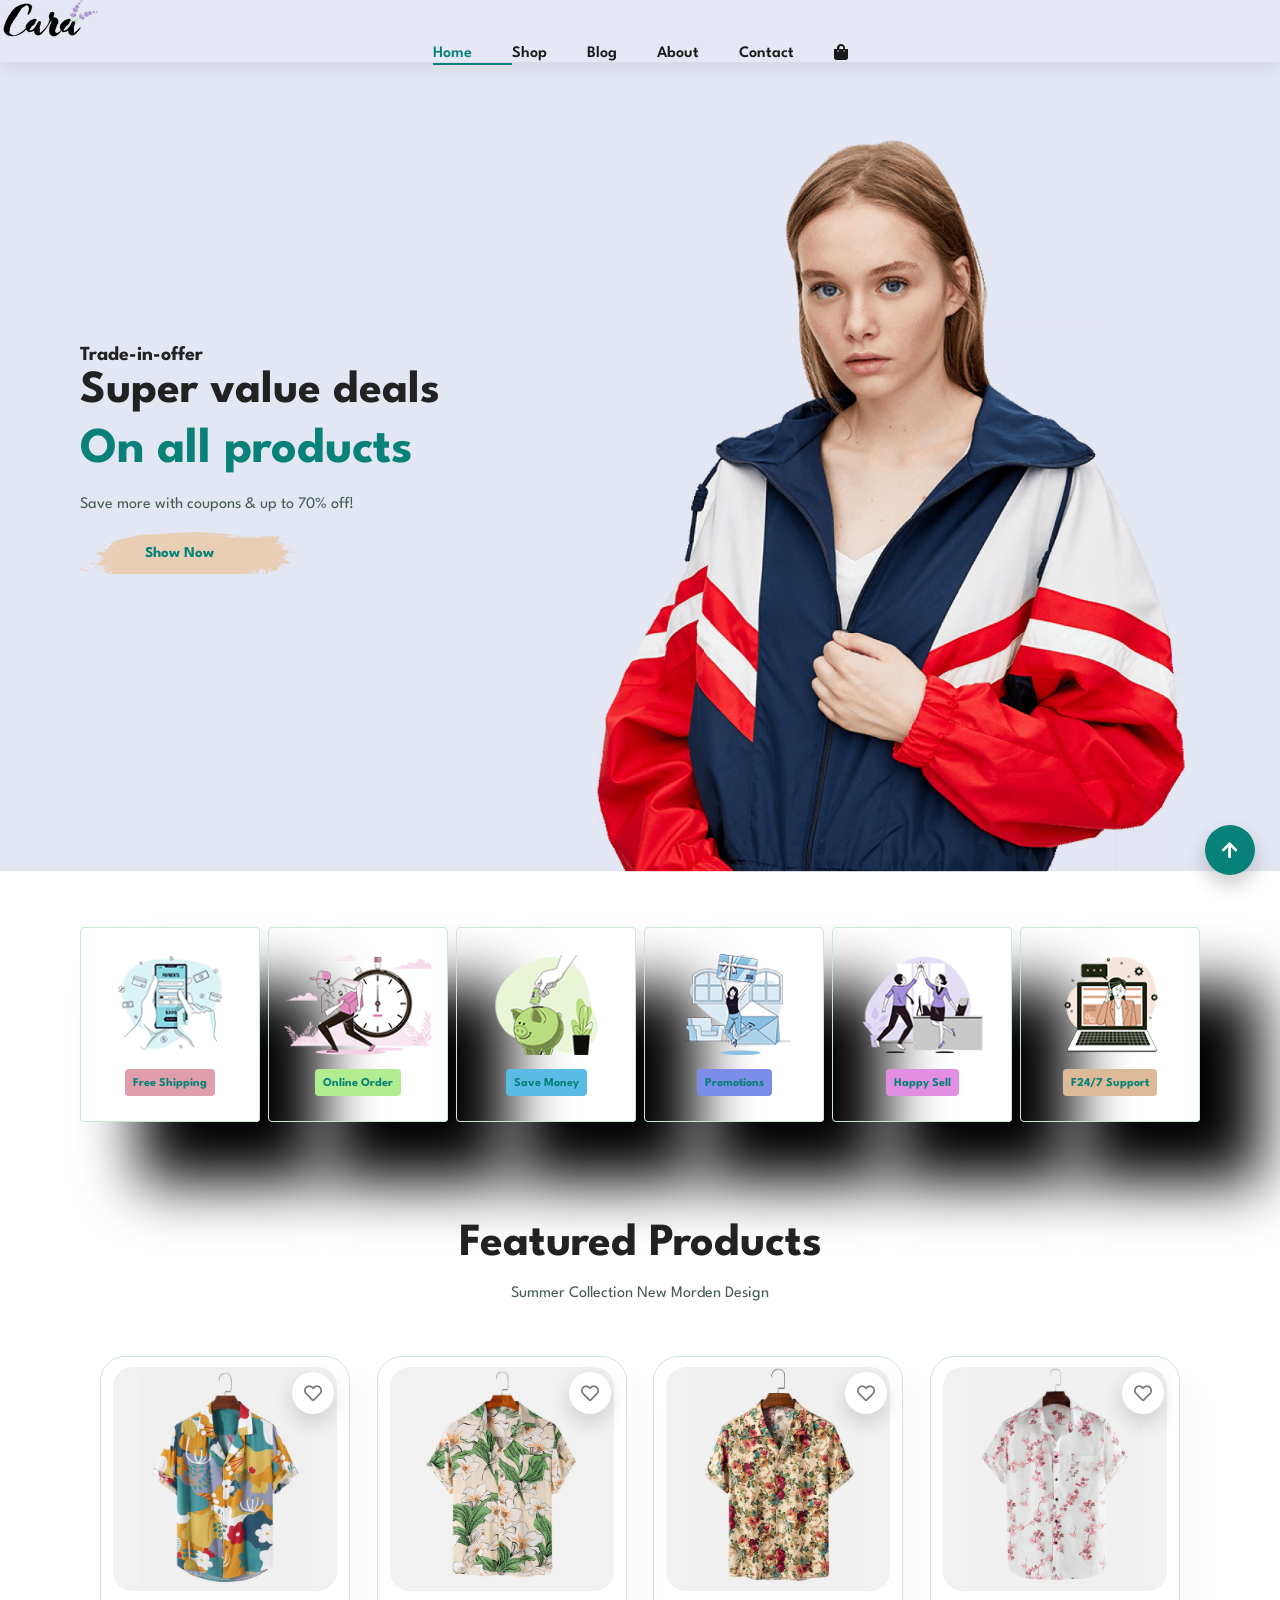
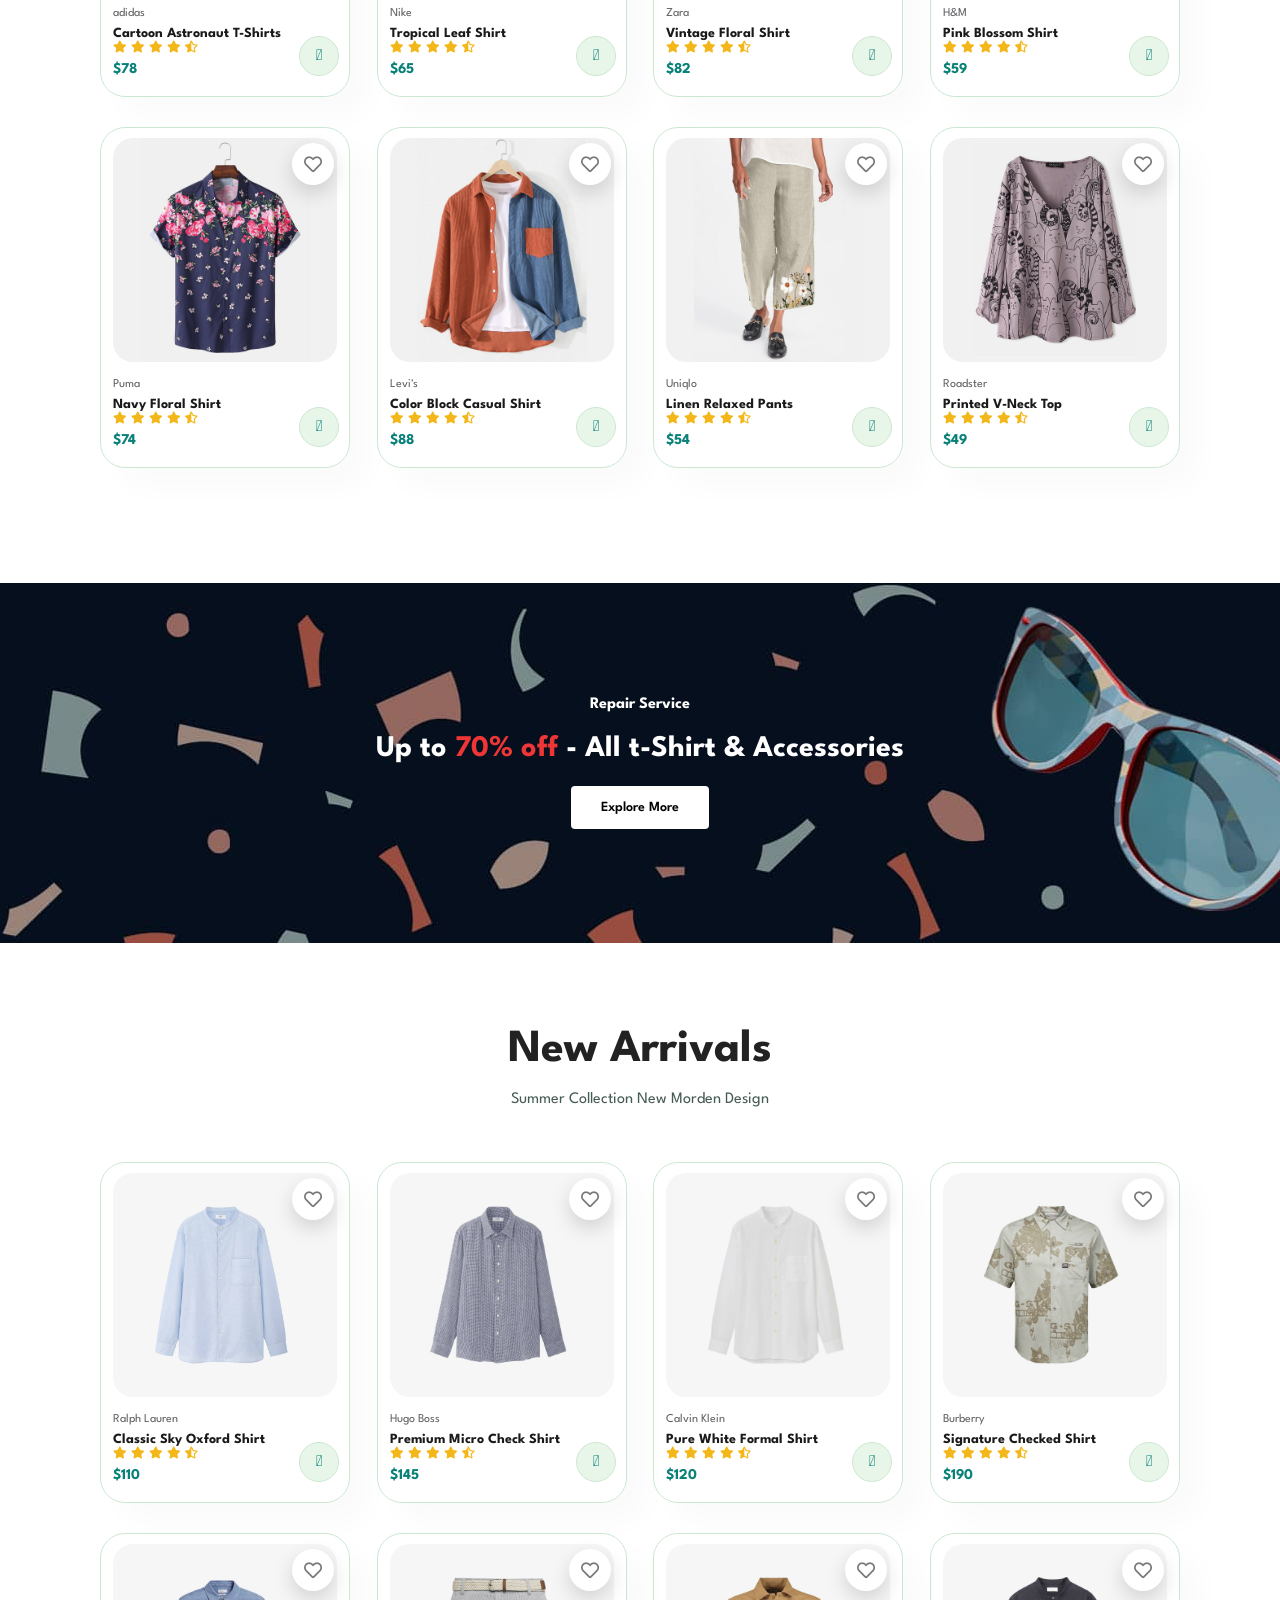
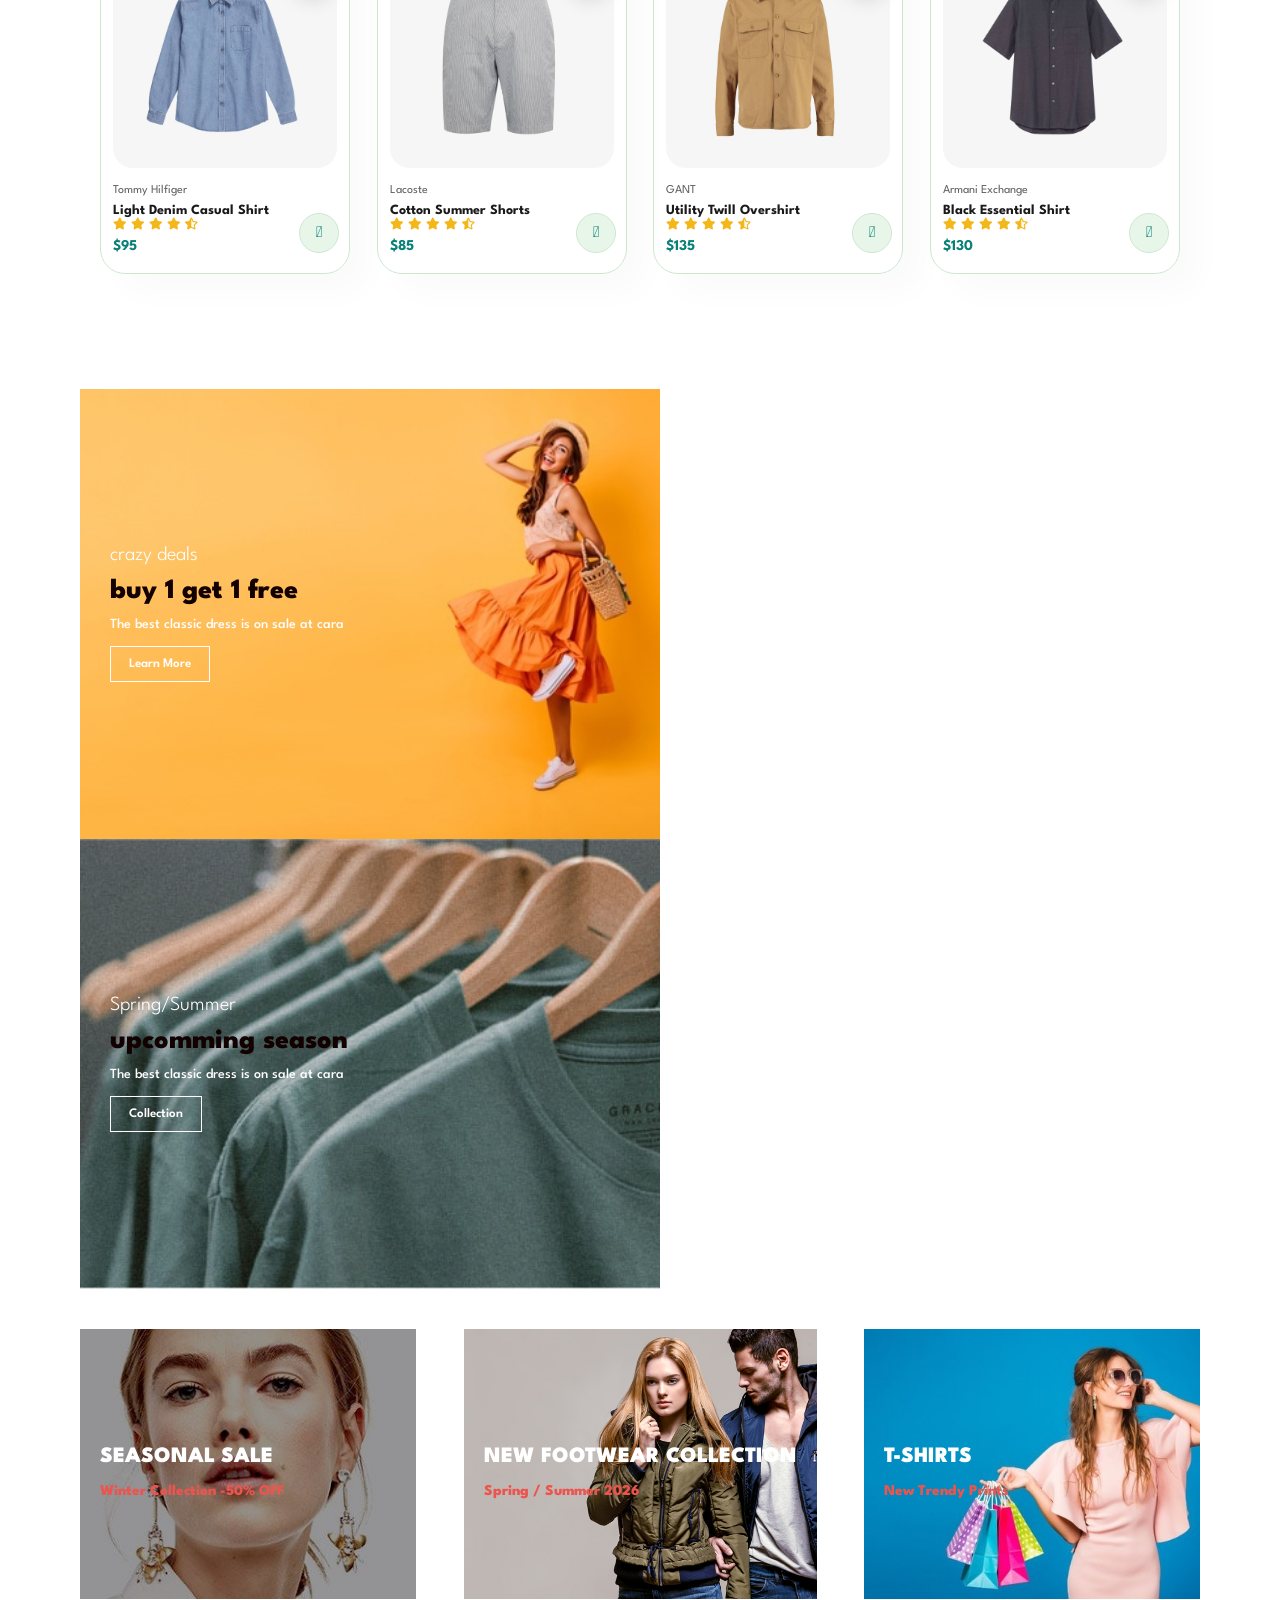
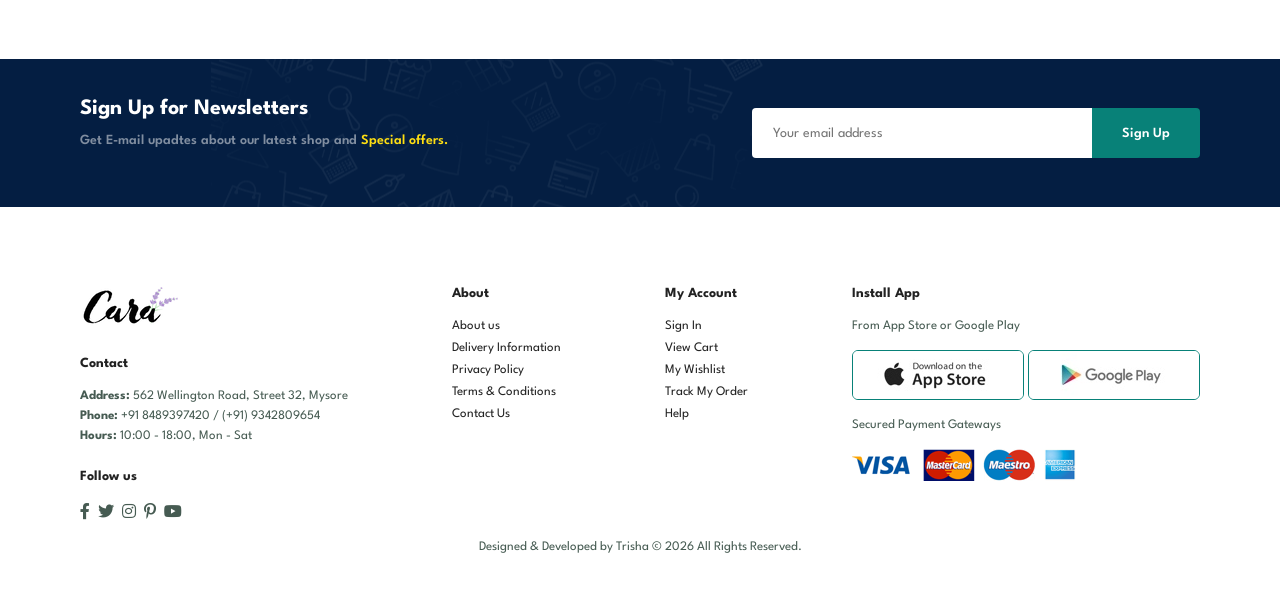
<file: index.html>
<!doctype html>
<html lang="en">
  <link rel="preconnect" href="https://fonts.googleapis.com" />
  <link rel="preconnect" href="https://fonts.gstatic.com" crossorigin />

  <link
    href="https://fonts.googleapis.com/css2?family=Poppins:wght@300;400;500;600;700&display=swap"
    rel="stylesheet"
    
  />
  <head>
    <meta charset="UTF-8" />
    <meta http-equiv="X-UA-Compatible" content="IE=edge" />
    <meta name="viewport" content="width=device-width, initial-scale=1.0" />
    <title>Responsive E-commerce Project</title>
    <link
      rel="stylesheet"
      href="https://pro.fontawesome.com/releases/v5.10.0/css/all.css"
    />

    <link rel="stylesheet" href="style.css" />
  </head>

  <body>
    <section id="header">
      <a href="#"><img src="img/logo.png" class="logo" alt="" /> </a>

      <div>
        <ul id="navbar">
          <li><a class="active" href="index.html">Home</a></li>
          <li><a href="shop.html"> Shop</a></li>
          <li><a href="blog.html"> Blog</a></li>
          <li><a href="about.html"> About</a></li>
          <li><a href="contact.html"> Contact</a></li>
          <li id="lg-bag">
            <a href="cart.html"> <i class="fas fa-shopping-bag"></i></a>
          </li>
          <a href="#" id="close"><i class="far fa-times"></i></a>
        </ul>
      </div>
      <div id="mobile">
        <a href="cart.html"> <i class="fas fa-shopping-bag"></i></a>
        <i id="bar" class="fas fa-outdent"></i>
      </div>
    </section>

    <section id="hero">
      <h4>Trade-in-offer</h4>
      <h2>Super value deals</h2>
      <h1>On all products</h1>
      <p>Save more with coupons & up to 70% off!</p>
      <button>Show Now</button>
    </section>

    <section id="feature" class="section-p1">
      <div class="fe-box">
        <img src="img/features/f1.png" alt="" />
        <h6>Free Shipping</h6>
      </div>
      <div class="fe-box">
        <img src="img/features/f2.png" alt="" />
        <h6>Online Order</h6>
      </div>
      <div class="fe-box">
        <img src="img/features/f3.png" alt="" />
        <h6>Save Money</h6>
      </div>
      <div class="fe-box">
        <img src="img/features/f4.png" alt="" />
        <h6>Promotions</h6>
      </div>
      <div class="fe-box">
        <img src="img/features/f5.png" alt="" />
        <h6>Happy Sell</h6>
      </div>
      <div class="fe-box">
        <img src="img/features/f6.png" alt="" />
        <h6>F24/7 Support</h6>
      </div>
    </section>

    <section id="product1" class="section-p1">
      <h2>Featured Products</h2>
      <p>Summer Collection New Morden Design</p>

      <div class="pro-container">
        <div class="pro">
          <span class="wishlist"><i class="far fa-heart"></i></span>
          <img src="img/products/f1.jpg" alt="" />
          <div class="des">
            <span>adidas</span>
            <h5>Cartoon Astronaut T-Shirts</h5>
            <div class="star">
              <i class="fas fa-star"></i>
              <i class="fas fa-star"></i>
              <i class="fas fa-star"></i>
              <i class="fas fa-star"></i>
              <i class="fas fa-star-half-alt"></i>
            </div>
            <h4>$78</h4>
          </div>
          <a href="#"><i class="fal fa-shopping-cart cart"></i></a>
        </div>

        <div class="pro">
          <span class="wishlist"><i class="far fa-heart"></i></span>
          <img src="img/products/f2.jpg" alt="" />
          <div class="des">
            <span>Nike</span>
            <h5>Tropical Leaf Shirt</h5>
            <div class="star">
              <i class="fas fa-star"></i>
              <i class="fas fa-star"></i>
              <i class="fas fa-star"></i>
              <i class="fas fa-star"></i>
              <i class="fas fa-star-half-alt"></i>
            </div>
            <h4>$65</h4>
          </div>
          <a href="#"><i class="fal fa-shopping-cart cart"></i></a>
        </div>

        <div class="pro">
          <span class="wishlist"><i class="far fa-heart"></i></span>
          <img src="img/products/f3.jpg" alt="" />
          <div class="des">
            <span>Zara</span>
            <h5>Vintage Floral Shirt</h5>
            <div class="star">
              <i class="fas fa-star"></i>
              <i class="fas fa-star"></i>
              <i class="fas fa-star"></i>
              <i class="fas fa-star"></i>
              <i class="fas fa-star-half-alt"></i>
            </div>
            <h4>$82</h4>
          </div>
          <a href="#"><i class="fal fa-shopping-cart cart"></i></a>
        </div>

        <div class="pro">
          <span class="wishlist"><i class="far fa-heart"></i></span>
          <img src="img/products/f4.jpg" alt="" />
          <div class="des">
            <span>H&amp;M</span>
            <h5>Pink Blossom Shirt</h5>
            <div class="star">
              <i class="fas fa-star"></i>
              <i class="fas fa-star"></i>
              <i class="fas fa-star"></i>
              <i class="fas fa-star"></i>
              <i class="fas fa-star-half-alt"></i>
            </div>
            <h4>$59</h4>
          </div>
          <a href="#"><i class="fal fa-shopping-cart cart"></i></a>
        </div>

        <div class="pro">
          <span class="wishlist"><i class="far fa-heart"></i></span>
          <img src="img/products/f5.jpg" alt="" />
          <div class="des">
            <span>Puma</span>
            <h5>Navy Floral Shirt</h5>
            <div class="star">
              <i class="fas fa-star"></i>
              <i class="fas fa-star"></i>
              <i class="fas fa-star"></i>
              <i class="fas fa-star"></i>
              <i class="fas fa-star-half-alt"></i>
            </div>
            <h4>$74</h4>
          </div>
          <a href="#"><i class="fal fa-shopping-cart cart"></i></a>
        </div>

        <div class="pro">
          <span class="wishlist"><i class="far fa-heart"></i></span>
          <img src="img/products/f6.jpg" alt="" />
          <div class="des">
            <span>Levi's</span>
            <h5>Color Block Casual Shirt</h5>
            <div class="star">
              <i class="fas fa-star"></i>
              <i class="fas fa-star"></i>
              <i class="fas fa-star"></i>
              <i class="fas fa-star"></i>
              <i class="fas fa-star-half-alt"></i>
            </div>
            <h4>$88</h4>
          </div>
          <a href="#"><i class="fal fa-shopping-cart cart"></i></a>
        </div>

        <div class="pro">
          <span class="wishlist"><i class="far fa-heart"></i></span>
          <img src="img/products/f7.jpg" alt="" />
          <div class="des">
            <span>Uniqlo</span>
            <h5>Linen Relaxed Pants</h5>
            <div class="star">
              <i class="fas fa-star"></i>
              <i class="fas fa-star"></i>
              <i class="fas fa-star"></i>
              <i class="fas fa-star"></i>
              <i class="fas fa-star-half-alt"></i>
            </div>
            <h4>$54</h4>
          </div>
          <a href="#"><i class="fal fa-shopping-cart cart"></i></a>
        </div>

        <div class="pro">
          <span class="wishlist"><i class="far fa-heart"></i></span>
          <img src="img/products/f8.jpg" alt="" />
          <div class="des">
            <span>Roadster</span>
            <h5>Printed V-Neck Top</h5>
            <div class="star">
              <i class="fas fa-star"></i>
              <i class="fas fa-star"></i>
              <i class="fas fa-star"></i>
              <i class="fas fa-star"></i>
              <i class="fas fa-star-half-alt"></i>
            </div>
            <h4>$49</h4>
          </div>
          <a href="#"><i class="fal fa-shopping-cart cart"></i></a>
        </div>
      </div>
    </section>

    <section id="banner" class="section-m1">
      <h4>Repair Service</h4>
      <h2>Up to <span>70% off</span> - All t-Shirt & Accessories</h2>
      <button class="normal">Explore More</button>
    </section>

    <section id="product1" class="section-p1">
      <h2>New Arrivals</h2>
      <p>Summer Collection New Morden Design</p>

      <div class="pro-container">
        <div class="pro">
          <span class="wishlist"><i class="far fa-heart"></i></span>
          <img src="img/products/n1.jpg" alt="" />
          <div class="des">
            <span>Ralph Lauren</span>
            <h5>Classic Sky Oxford Shirt</h5>
            <div class="star">
              <i class="fas fa-star"></i>
              <i class="fas fa-star"></i>
              <i class="fas fa-star"></i>
              <i class="fas fa-star"></i>
              <i class="fas fa-star-half-alt"></i>
            </div>
            <h4>$110</h4>
          </div>
          <a href="#"><i class="fal fa-shopping-cart cart"></i></a>
        </div>

        <div class="pro">
          <span class="wishlist"><i class="far fa-heart"></i></span>
          <img src="img/products/n2.jpg" alt="" />
          <div class="des">
            <span>Hugo Boss</span>
            <h5>Premium Micro Check Shirt</h5>
            <div class="star">
              <i class="fas fa-star"></i>
              <i class="fas fa-star"></i>
              <i class="fas fa-star"></i>
              <i class="fas fa-star"></i>
              <i class="fas fa-star-half-alt"></i>
            </div>
            <h4>$145</h4>
          </div>
          <a href="#"><i class="fal fa-shopping-cart cart"></i></a>
        </div>

        <div class="pro">
          <span class="wishlist"><i class="far fa-heart"></i></span>
          <img src="img/products/n3.jpg" alt="" />
          <div class="des">
            <span>Calvin Klein</span>
            <h5>Pure White Formal Shirt</h5>
            <div class="star">
              <i class="fas fa-star"></i>
              <i class="fas fa-star"></i>
              <i class="fas fa-star"></i>
              <i class="fas fa-star"></i>
              <i class="fas fa-star-half-alt"></i>
            </div>
            <h4>$120</h4>
          </div>
          <a href="#"><i class="fal fa-shopping-cart cart"></i></a>
        </div>

        <div class="pro">
          <span class="wishlist"><i class="far fa-heart"></i></span>
          <img src="img/products/n4.jpg" alt="" />
          <div class="des">
            <span>Burberry</span>
            <h5>Signature Checked Shirt</h5>
            <div class="star">
              <i class="fas fa-star"></i>
              <i class="fas fa-star"></i>
              <i class="fas fa-star"></i>
              <i class="fas fa-star"></i>
              <i class="fas fa-star-half-alt"></i>
            </div>
            <h4>$190</h4>
          </div>
          <a href="#"><i class="fal fa-shopping-cart cart"></i></a>
        </div>

        <div class="pro">
          <span class="wishlist"><i class="far fa-heart"></i></span>
          <img src="img/products/n5.jpg" alt="" />
          <div class="des">
            <span>Tommy Hilfiger</span>
            <h5>Light Denim Casual Shirt</h5>
            <div class="star">
              <i class="fas fa-star"></i>
              <i class="fas fa-star"></i>
              <i class="fas fa-star"></i>
              <i class="fas fa-star"></i>
              <i class="fas fa-star-half-alt"></i>
            </div>
            <h4>$95</h4>
          </div>
          <a href="#"><i class="fal fa-shopping-cart cart"></i></a>
        </div>

        <div class="pro">
          <span class="wishlist"><i class="far fa-heart"></i></span>
          <img src="img/products/n6.jpg" alt="" />
          <div class="des">
            <span>Lacoste</span>
            <h5>Cotton Summer Shorts</h5>
            <div class="star">
              <i class="fas fa-star"></i>
              <i class="fas fa-star"></i>
              <i class="fas fa-star"></i>
              <i class="fas fa-star"></i>
              <i class="fas fa-star-half-alt"></i>
            </div>
            <h4>$85</h4>
          </div>
          <a href="#"><i class="fal fa-shopping-cart cart"></i></a>
        </div>

        <div class="pro">
          <span class="wishlist"><i class="far fa-heart"></i></span>
          <img src="img/products/n7.jpg" alt="" />
          <div class="des">
            <span>GANT</span>
            <h5>Utility Twill Overshirt</h5>
            <div class="star">
              <i class="fas fa-star"></i>
              <i class="fas fa-star"></i>
              <i class="fas fa-star"></i>
              <i class="fas fa-star"></i>
              <i class="fas fa-star-half-alt"></i>
            </div>
            <h4>$135</h4>
          </div>
          <a href="#"><i class="fal fa-shopping-cart cart"></i></a>
        </div>

        <div class="pro">
          <span class="wishlist"><i class="far fa-heart"></i></span>
          <img src="img/products/n8.jpg" alt="" />
          <div class="des">
            <span>Armani Exchange</span>
            <h5>Black Essential Shirt</h5>
            <div class="star">
              <i class="fas fa-star"></i>
              <i class="fas fa-star"></i>
              <i class="fas fa-star"></i>
              <i class="fas fa-star"></i>
              <i class="fas fa-star-half-alt"></i>
            </div>
            <h4>$130</h4>
          </div>
          <a href="#"><i class="fal fa-shopping-cart cart"></i></a>
        </div>
      </div>
    </section>

    <section id="sm-banner" class="section-p1">
      <div class="banner-box">
        <h4>crazy deals</h4>
        <h2>buy 1 get 1 free</h2>
        <span> The best classic dress is on sale at cara</span>
        <button class="white">Learn More</button>
      </div>
      <div class="banner-box banner-box2">
        <h4>Spring/Summer</h4>
        <h2>upcomming season</h2>
        <span> The best classic dress is on sale at cara</span>
        <button class="white">Collection</button>
      </div>
    </section>

    <section id="banner3">
      <div class="banner-box">
        <h2>SEASONAL SALE</h2>
        <h3>Winter Collection -50% OFF</h3>
      </div>
      <div class="banner-box banner-box2">
        <h2>NEW FOOTWEAR COLLECTION</h2>
        <h3>Spring / Summer 2026</h3>
      </div>
      <div class="banner-box banner-box3">
        <h2>T-SHIRTS</h2>
        <h3>New Trendy Prints</h3>
      </div>
    </section>

    <section id="newsletter" class="section-p1 section-m1">
      <div class="newstext">
        <h4>Sign Up for Newsletters</h4>
        <p>
          Get E-mail upadtes about our latest shop and
          <span>Special offers.</span>
        </p>
      </div>
      <div class="form">
        <input type="text" placeholder="Your email address" />
        <button class="normal">Sign Up</button>
      </div>
    </section>

    <footer class="section-p1">
      <div class="col">
        <img class="logo" src="img/logo.png" alt="" />

        <h4>Contact</h4>

        <p><strong>Address:</strong> 562 Wellington Road, Street 32, Mysore</p>
        <p><strong>Phone:</strong> +91 8489397420 / (+91) 9342809654</p>
        <p><strong>Hours:</strong> 10:00 - 18:00, Mon - Sat</p>

        <div class="follow">
          <h4>Follow us</h4>
          <div class="icon">
            <i class="fab fa-facebook-f"></i>
            <i class="fab fa-twitter"></i>
            <i class="fab fa-instagram"></i>
            <i class="fab fa-pinterest-p"></i>
            <i class="fab fa-youtube"></i>
          </div>
        </div>
      </div>

      <div class="col">
        <h4>About</h4>
        <a href="#">About us</a>
        <a href="#">Delivery Information</a>
        <a href="#">Privacy Policy</a>
        <a href="#">Terms & Conditions</a>
        <a href="#">Contact Us</a>
      </div>

      <div class="col">
        <h4>My Account</h4>
        <a href="#">Sign In</a>
        <a href="#">View Cart</a>
        <a href="#">My Wishlist</a>
        <a href="#">Track My Order</a>
        <a href="#">Help</a>
      </div>

      <div class="col install">
        <h4>Install App</h4>
        <p>From App Store or Google Play</p>

        <div class="row">
          <img src="img/pay/app.jpg" alt="" />
          <img src="img/pay/play.jpg" alt="" />
        </div>

        <p>Secured Payment Gateways</p>
        <img src="img/pay/pay.png" alt="" />
      </div>

      <div class="copyright">
        <p>Designed & Developed by Trisha © 2026 All Rights Reserved.</p>
      </div>
    </footer>

    <!-- Toast Notification -->

    <div id="toast">
      <i class="fas fa-check-circle"></i>

      Product Added to Cart
    </div>
    <script src="script.js"></script>

    <a href="#" id="topBtn">
      <i class="fas fa-arrow-up"></i>
    </a>
  </body>
</html>
</file>
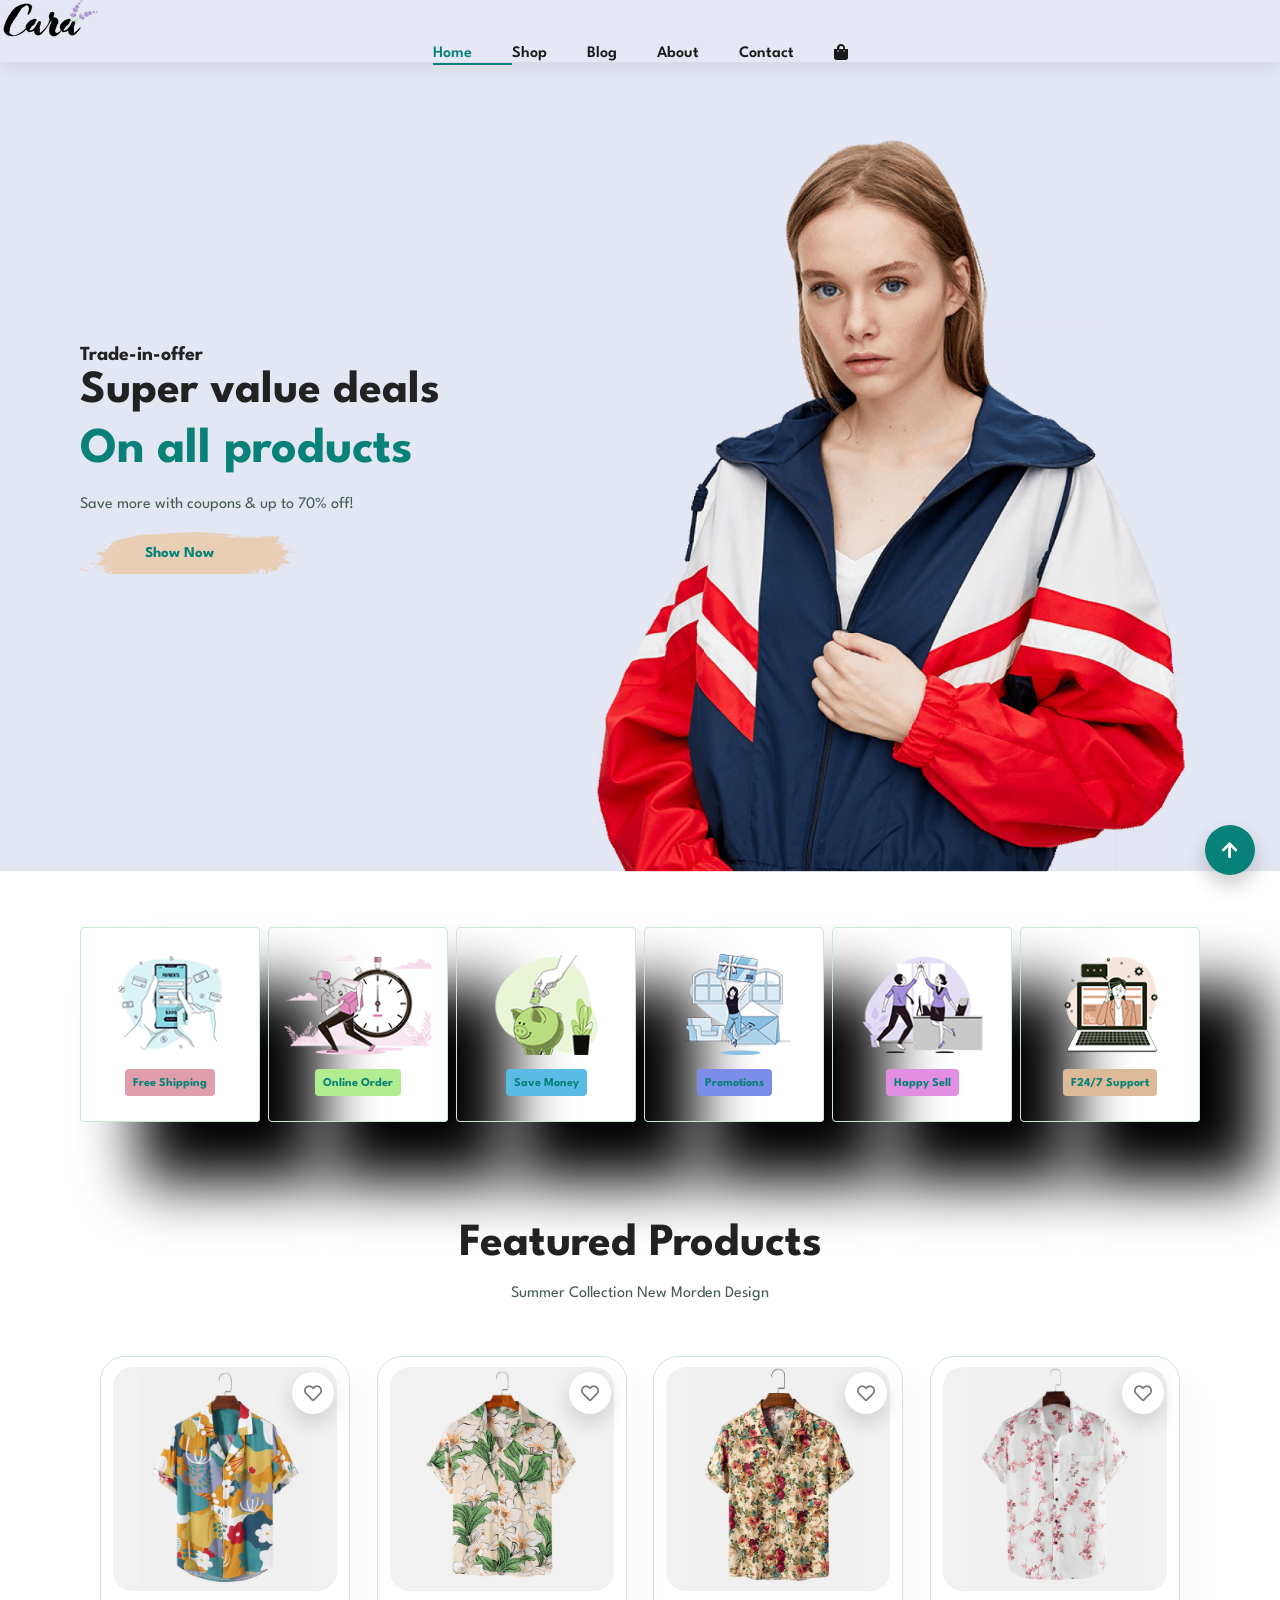
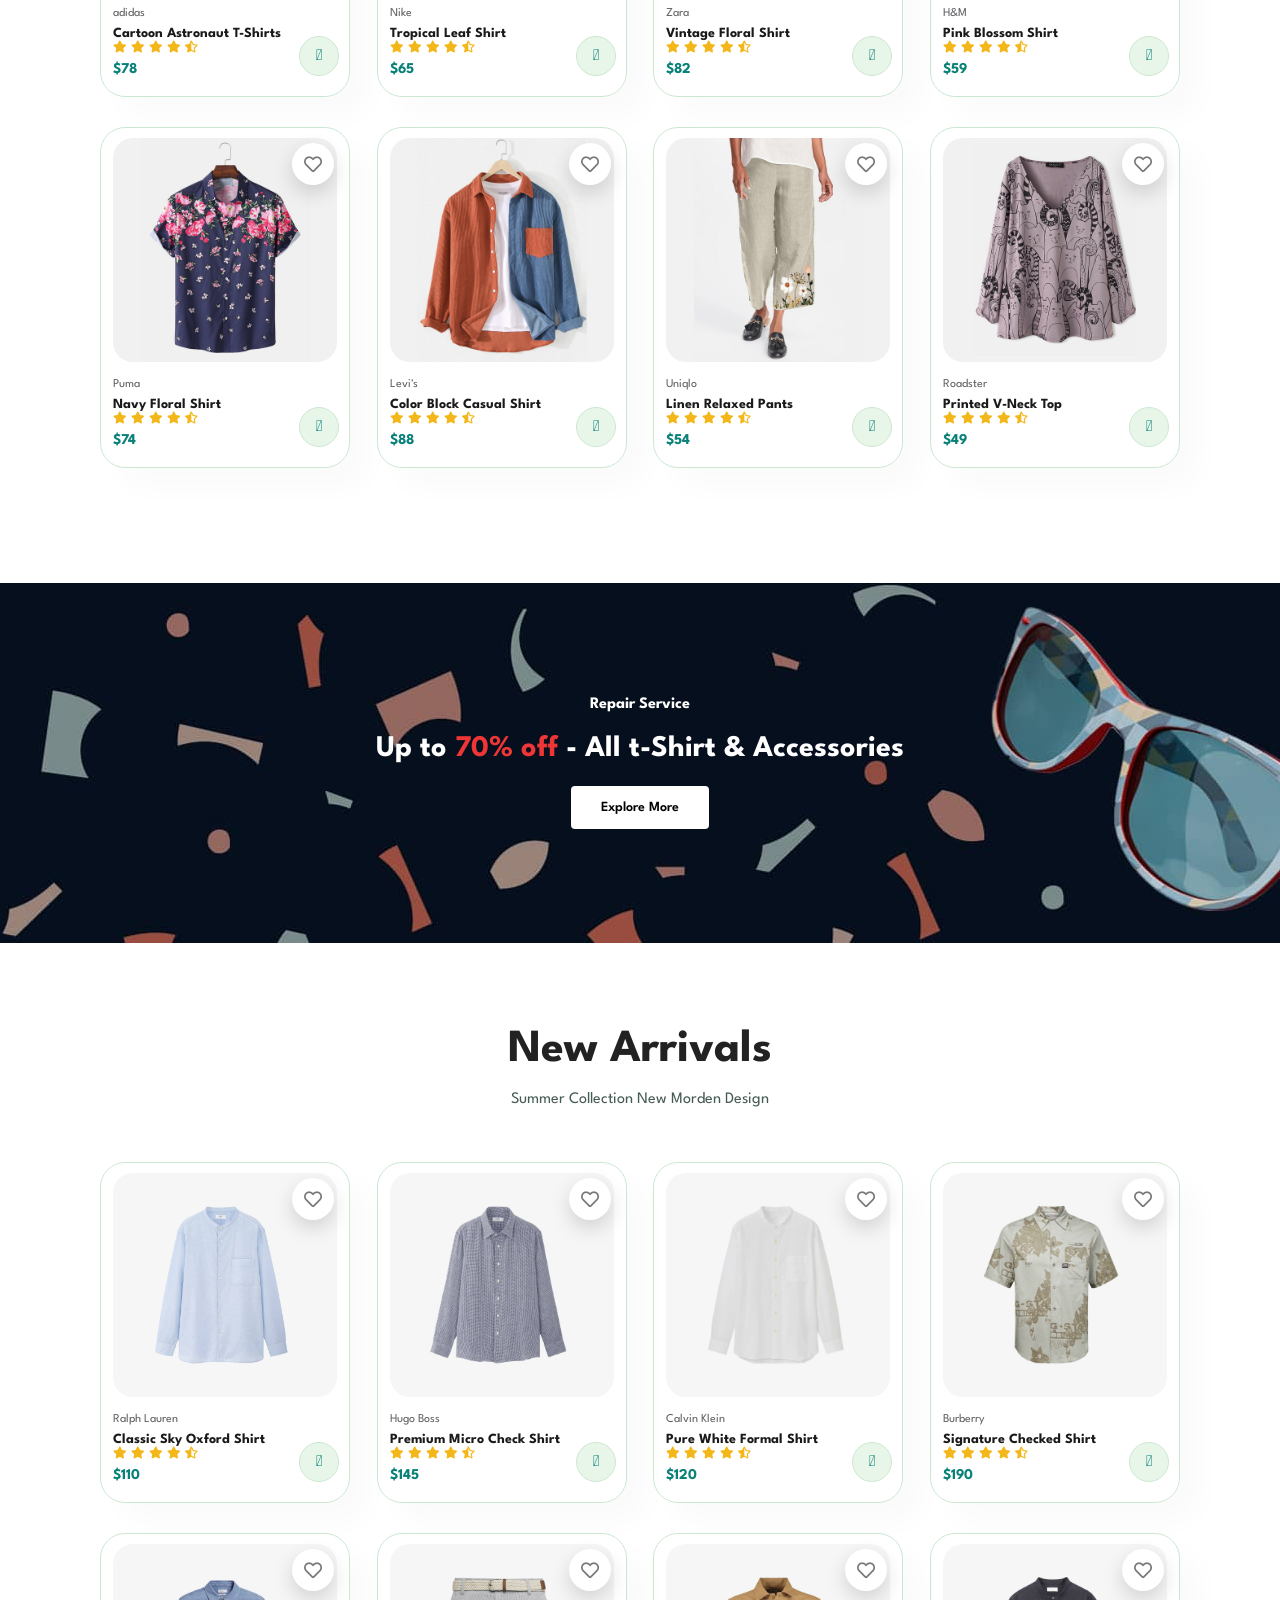
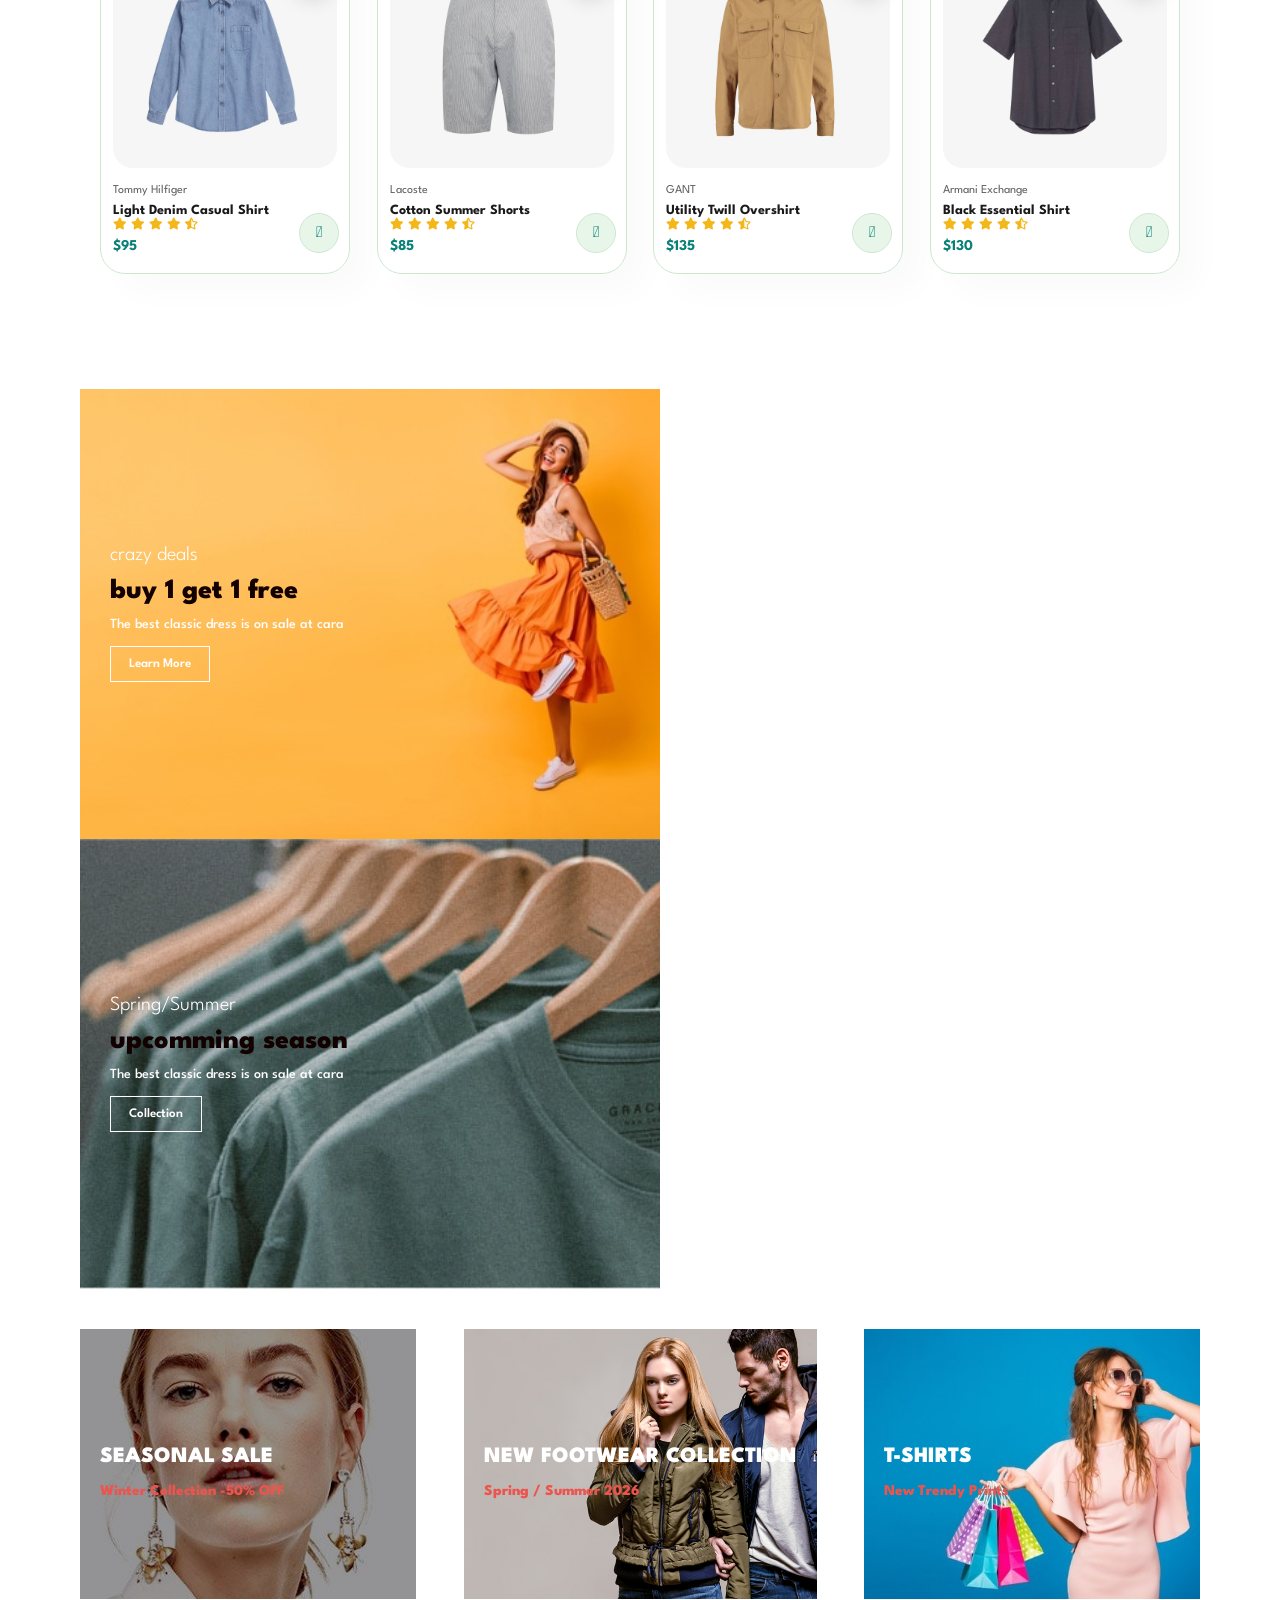
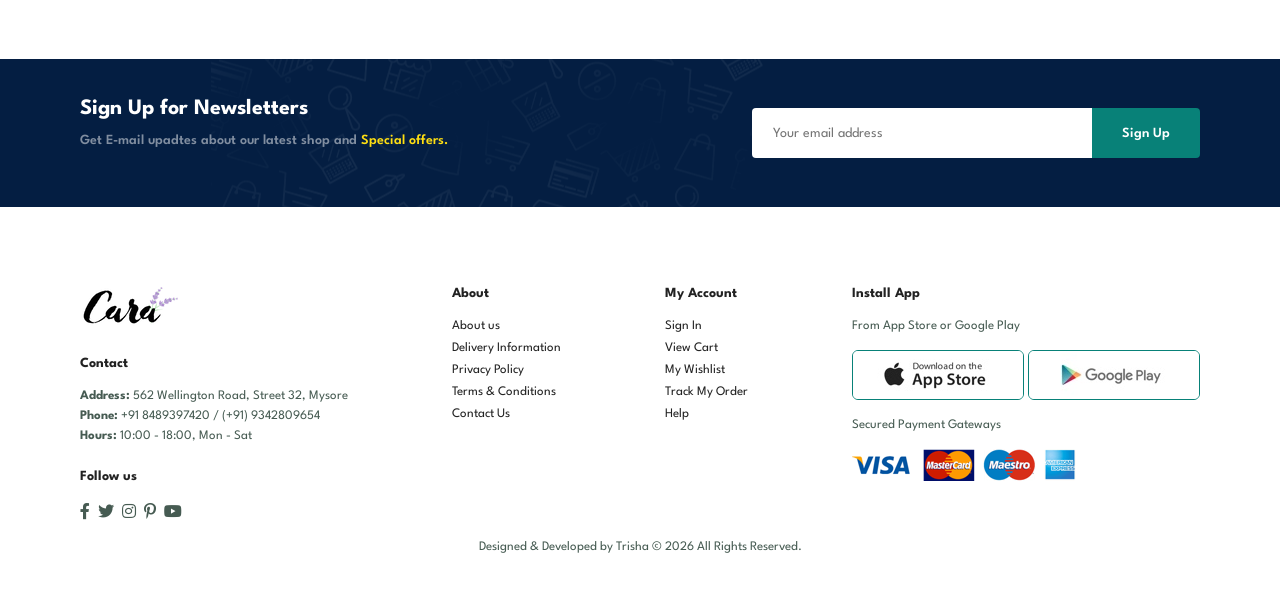
<file: Responsive Ecommerce Frontend Project/index.html>
<!doctype html>
<html lang="en">
  <link rel="preconnect" href="https://fonts.googleapis.com" />
  <link rel="preconnect" href="https://fonts.gstatic.com" crossorigin />

  <link
    href="https://fonts.googleapis.com/css2?family=Poppins:wght@300;400;500;600;700&display=swap"
    rel="stylesheet"
  />
  <head>
    <meta charset="UTF-8" />
    <meta http-equiv="X-UA-Compatible" content="IE=edge" />
    <meta name="viewport" content="width=device-width, initial-scale=1.0" />
    <title>Responsive E-commerce Project</title>
    <link
      rel="stylesheet"
      href="https://pro.fontawesome.com/releases/v5.10.0/css/all.css"
    />

    <link rel="stylesheet" href="style.css" />
  </head>

  <body>
    <section id="header">
      <a href="#"><img src="img/logo.png" class="logo" alt="" /> </a>

      <div>
        <ul id="navbar">
          <li><a class="active" href="index.html">Home</a></li>
          <li><a href="shop.html"> Shop</a></li>
          <li><a href="blog.html"> Blog</a></li>
          <li><a href="about.html"> About</a></li>
          <li><a href="contact.html"> Contact</a></li>
          <li id="lg-bag">
            <a href="cart.html"> <i class="fas fa-shopping-bag"></i></a>
          </li>
          <a href="#" id="close"><i class="far fa-times"></i></a>
        </ul>
      </div>
      <div id="mobile">
        <a href="cart.html"> <i class="fas fa-shopping-bag"></i></a>
        <i id="bar" class="fas fa-outdent"></i>
      </div>
    </section>

    <section id="hero">
      <h4>Trade-in-offer</h4>
      <h2>Super value deals</h2>
      <h1>On all products</h1>
      <p>Save more with coupons & up to 70% off!</p>
      <button>Show Now</button>
    </section>

    <section id="feature" class="section-p1">
      <div class="fe-box">
        <img src="img/features/f1.png" alt="" />
        <h6>Free Shipping</h6>
      </div>
      <div class="fe-box">
        <img src="img/features/f2.png" alt="" />
        <h6>Online Order</h6>
      </div>
      <div class="fe-box">
        <img src="img/features/f3.png" alt="" />
        <h6>Save Money</h6>
      </div>
      <div class="fe-box">
        <img src="img/features/f4.png" alt="" />
        <h6>Promotions</h6>
      </div>
      <div class="fe-box">
        <img src="img/features/f5.png" alt="" />
        <h6>Happy Sell</h6>
      </div>
      <div class="fe-box">
        <img src="img/features/f6.png" alt="" />
        <h6>F24/7 Support</h6>
      </div>
    </section>

    <section id="product1" class="section-p1">
      <h2>Featured Products</h2>
      <p>Summer Collection New Morden Design</p>

      <div class="pro-container">
        <div class="pro">
          <span class="wishlist"><i class="far fa-heart"></i></span>
          <img src="img/products/f1.jpg" alt="" />
          <div class="des">
            <span>adidas</span>
            <h5>Cartoon Astronaut T-Shirts</h5>
            <div class="star">
              <i class="fas fa-star"></i>
              <i class="fas fa-star"></i>
              <i class="fas fa-star"></i>
              <i class="fas fa-star"></i>
              <i class="fas fa-star-half-alt"></i>
            </div>
            <h4>$78</h4>
          </div>
          <a href="#"><i class="fal fa-shopping-cart cart"></i></a>
        </div>

        <div class="pro">
          <span class="wishlist"><i class="far fa-heart"></i></span>
          <img src="img/products/f2.jpg" alt="" />
          <div class="des">
            <span>Nike</span>
            <h5>Tropical Leaf Shirt</h5>
            <div class="star">
              <i class="fas fa-star"></i>
              <i class="fas fa-star"></i>
              <i class="fas fa-star"></i>
              <i class="fas fa-star"></i>
              <i class="fas fa-star-half-alt"></i>
            </div>
            <h4>$65</h4>
          </div>
          <a href="#"><i class="fal fa-shopping-cart cart"></i></a>
        </div>

        <div class="pro">
          <span class="wishlist"><i class="far fa-heart"></i></span>
          <img src="img/products/f3.jpg" alt="" />
          <div class="des">
            <span>Zara</span>
            <h5>Vintage Floral Shirt</h5>
            <div class="star">
              <i class="fas fa-star"></i>
              <i class="fas fa-star"></i>
              <i class="fas fa-star"></i>
              <i class="fas fa-star"></i>
              <i class="fas fa-star-half-alt"></i>
            </div>
            <h4>$82</h4>
          </div>
          <a href="#"><i class="fal fa-shopping-cart cart"></i></a>
        </div>

        <div class="pro">
          <span class="wishlist"><i class="far fa-heart"></i></span>
          <img src="img/products/f4.jpg" alt="" />
          <div class="des">
            <span>H&amp;M</span>
            <h5>Pink Blossom Shirt</h5>
            <div class="star">
              <i class="fas fa-star"></i>
              <i class="fas fa-star"></i>
              <i class="fas fa-star"></i>
              <i class="fas fa-star"></i>
              <i class="fas fa-star-half-alt"></i>
            </div>
            <h4>$59</h4>
          </div>
          <a href="#"><i class="fal fa-shopping-cart cart"></i></a>
        </div>

        <div class="pro">
          <span class="wishlist"><i class="far fa-heart"></i></span>
          <img src="img/products/f5.jpg" alt="" />
          <div class="des">
            <span>Puma</span>
            <h5>Navy Floral Shirt</h5>
            <div class="star">
              <i class="fas fa-star"></i>
              <i class="fas fa-star"></i>
              <i class="fas fa-star"></i>
              <i class="fas fa-star"></i>
              <i class="fas fa-star-half-alt"></i>
            </div>
            <h4>$74</h4>
          </div>
          <a href="#"><i class="fal fa-shopping-cart cart"></i></a>
        </div>

        <div class="pro">
          <span class="wishlist"><i class="far fa-heart"></i></span>
          <img src="img/products/f6.jpg" alt="" />
          <div class="des">
            <span>Levi's</span>
            <h5>Color Block Casual Shirt</h5>
            <div class="star">
              <i class="fas fa-star"></i>
              <i class="fas fa-star"></i>
              <i class="fas fa-star"></i>
              <i class="fas fa-star"></i>
              <i class="fas fa-star-half-alt"></i>
            </div>
            <h4>$88</h4>
          </div>
          <a href="#"><i class="fal fa-shopping-cart cart"></i></a>
        </div>

        <div class="pro">
          <span class="wishlist"><i class="far fa-heart"></i></span>
          <img src="img/products/f7.jpg" alt="" />
          <div class="des">
            <span>Uniqlo</span>
            <h5>Linen Relaxed Pants</h5>
            <div class="star">
              <i class="fas fa-star"></i>
              <i class="fas fa-star"></i>
              <i class="fas fa-star"></i>
              <i class="fas fa-star"></i>
              <i class="fas fa-star-half-alt"></i>
            </div>
            <h4>$54</h4>
          </div>
          <a href="#"><i class="fal fa-shopping-cart cart"></i></a>
        </div>

        <div class="pro">
          <span class="wishlist"><i class="far fa-heart"></i></span>
          <img src="img/products/f8.jpg" alt="" />
          <div class="des">
            <span>Roadster</span>
            <h5>Printed V-Neck Top</h5>
            <div class="star">
              <i class="fas fa-star"></i>
              <i class="fas fa-star"></i>
              <i class="fas fa-star"></i>
              <i class="fas fa-star"></i>
              <i class="fas fa-star-half-alt"></i>
            </div>
            <h4>$49</h4>
          </div>
          <a href="#"><i class="fal fa-shopping-cart cart"></i></a>
        </div>
      </div>
    </section>

    <section id="banner" class="section-m1">
      <h4>Repair Service</h4>
      <h2>Up to <span>70% off</span> - All t-Shirt & Accessories</h2>
      <button class="normal">Explore More</button>
    </section>

    <section id="product1" class="section-p1">
      <h2>New Arrivals</h2>
      <p>Summer Collection New Morden Design</p>

      <div class="pro-container">
        <div class="pro">
          <span class="wishlist"><i class="far fa-heart"></i></span>
          <img src="img/products/n1.jpg" alt="" />
          <div class="des">
            <span>Ralph Lauren</span>
            <h5>Classic Sky Oxford Shirt</h5>
            <div class="star">
              <i class="fas fa-star"></i>
              <i class="fas fa-star"></i>
              <i class="fas fa-star"></i>
              <i class="fas fa-star"></i>
              <i class="fas fa-star-half-alt"></i>
            </div>
            <h4>$110</h4>
          </div>
          <a href="#"><i class="fal fa-shopping-cart cart"></i></a>
        </div>

        <div class="pro">
          <span class="wishlist"><i class="far fa-heart"></i></span>
          <img src="img/products/n2.jpg" alt="" />
          <div class="des">
            <span>Hugo Boss</span>
            <h5>Premium Micro Check Shirt</h5>
            <div class="star">
              <i class="fas fa-star"></i>
              <i class="fas fa-star"></i>
              <i class="fas fa-star"></i>
              <i class="fas fa-star"></i>
              <i class="fas fa-star-half-alt"></i>
            </div>
            <h4>$145</h4>
          </div>
          <a href="#"><i class="fal fa-shopping-cart cart"></i></a>
        </div>

        <div class="pro">
          <span class="wishlist"><i class="far fa-heart"></i></span>
          <img src="img/products/n3.jpg" alt="" />
          <div class="des">
            <span>Calvin Klein</span>
            <h5>Pure White Formal Shirt</h5>
            <div class="star">
              <i class="fas fa-star"></i>
              <i class="fas fa-star"></i>
              <i class="fas fa-star"></i>
              <i class="fas fa-star"></i>
              <i class="fas fa-star-half-alt"></i>
            </div>
            <h4>$120</h4>
          </div>
          <a href="#"><i class="fal fa-shopping-cart cart"></i></a>
        </div>

        <div class="pro">
          <span class="wishlist"><i class="far fa-heart"></i></span>
          <img src="img/products/n4.jpg" alt="" />
          <div class="des">
            <span>Burberry</span>
            <h5>Signature Checked Shirt</h5>
            <div class="star">
              <i class="fas fa-star"></i>
              <i class="fas fa-star"></i>
              <i class="fas fa-star"></i>
              <i class="fas fa-star"></i>
              <i class="fas fa-star-half-alt"></i>
            </div>
            <h4>$190</h4>
          </div>
          <a href="#"><i class="fal fa-shopping-cart cart"></i></a>
        </div>

        <div class="pro">
          <span class="wishlist"><i class="far fa-heart"></i></span>
          <img src="img/products/n5.jpg" alt="" />
          <div class="des">
            <span>Tommy Hilfiger</span>
            <h5>Light Denim Casual Shirt</h5>
            <div class="star">
              <i class="fas fa-star"></i>
              <i class="fas fa-star"></i>
              <i class="fas fa-star"></i>
              <i class="fas fa-star"></i>
              <i class="fas fa-star-half-alt"></i>
            </div>
            <h4>$95</h4>
          </div>
          <a href="#"><i class="fal fa-shopping-cart cart"></i></a>
        </div>

        <div class="pro">
          <span class="wishlist"><i class="far fa-heart"></i></span>
          <img src="img/products/n6.jpg" alt="" />
          <div class="des">
            <span>Lacoste</span>
            <h5>Cotton Summer Shorts</h5>
            <div class="star">
              <i class="fas fa-star"></i>
              <i class="fas fa-star"></i>
              <i class="fas fa-star"></i>
              <i class="fas fa-star"></i>
              <i class="fas fa-star-half-alt"></i>
            </div>
            <h4>$85</h4>
          </div>
          <a href="#"><i class="fal fa-shopping-cart cart"></i></a>
        </div>

        <div class="pro">
          <span class="wishlist"><i class="far fa-heart"></i></span>
          <img src="img/products/n7.jpg" alt="" />
          <div class="des">
            <span>GANT</span>
            <h5>Utility Twill Overshirt</h5>
            <div class="star">
              <i class="fas fa-star"></i>
              <i class="fas fa-star"></i>
              <i class="fas fa-star"></i>
              <i class="fas fa-star"></i>
              <i class="fas fa-star-half-alt"></i>
            </div>
            <h4>$135</h4>
          </div>
          <a href="#"><i class="fal fa-shopping-cart cart"></i></a>
        </div>

        <div class="pro">
          <span class="wishlist"><i class="far fa-heart"></i></span>
          <img src="img/products/n8.jpg" alt="" />
          <div class="des">
            <span>Armani Exchange</span>
            <h5>Black Essential Shirt</h5>
            <div class="star">
              <i class="fas fa-star"></i>
              <i class="fas fa-star"></i>
              <i class="fas fa-star"></i>
              <i class="fas fa-star"></i>
              <i class="fas fa-star-half-alt"></i>
            </div>
            <h4>$130</h4>
          </div>
          <a href="#"><i class="fal fa-shopping-cart cart"></i></a>
        </div>
      </div>
    </section>

    <section id="sm-banner" class="section-p1">
      <div class="banner-box">
        <h4>crazy deals</h4>
        <h2>buy 1 get 1 free</h2>
        <span> The best classic dress is on sale at cara</span>
        <button class="white">Learn More</button>
      </div>
      <div class="banner-box banner-box2">
        <h4>Spring/Summer</h4>
        <h2>upcomming season</h2>
        <span> The best classic dress is on sale at cara</span>
        <button class="white">Collection</button>
      </div>
    </section>

    <section id="banner3">
      <div class="banner-box">
        <h2>SEASONAL SALE</h2>
        <h3>Winter Collection -50% OFF</h3>
      </div>
      <div class="banner-box banner-box2">
        <h2>NEW FOOTWEAR COLLECTION</h2>
        <h3>Spring / Summer 2026</h3>
      </div>
      <div class="banner-box banner-box3">
        <h2>T-SHIRTS</h2>
        <h3>New Trendy Prints</h3>
      </div>
    </section>

    <section id="newsletter" class="section-p1 section-m1">
      <div class="newstext">
        <h4>Sign Up for Newsletters</h4>
        <p>
          Get E-mail upadtes about our latest shop and
          <span>Special offers.</span>
        </p>
      </div>
      <div class="form">
        <input type="text" placeholder="Your email address" />
        <button class="normal">Sign Up</button>
      </div>
    </section>

    <footer class="section-p1">
      <div class="col">
        <img class="logo" src="img/logo.png" alt="" />

        <h4>Contact</h4>

        <p><strong>Address:</strong> 562 Wellington Road, Street 32, Mysore</p>
        <p><strong>Phone:</strong> +91 8489397420 / (+91) 9342809654</p>
        <p><strong>Hours:</strong> 10:00 - 18:00, Mon - Sat</p>

        <div class="follow">
          <h4>Follow us</h4>
          <div class="icon">
            <i class="fab fa-facebook-f"></i>
            <i class="fab fa-twitter"></i>
            <i class="fab fa-instagram"></i>
            <i class="fab fa-pinterest-p"></i>
            <i class="fab fa-youtube"></i>
          </div>
        </div>
      </div>

      <div class="col">
        <h4>About</h4>
        <a href="#">About us</a>
        <a href="#">Delivery Information</a>
        <a href="#">Privacy Policy</a>
        <a href="#">Terms & Conditions</a>
        <a href="#">Contact Us</a>
      </div>

      <div class="col">
        <h4>My Account</h4>
        <a href="#">Sign In</a>
        <a href="#">View Cart</a>
        <a href="#">My Wishlist</a>
        <a href="#">Track My Order</a>
        <a href="#">Help</a>
      </div>

      <div class="col install">
        <h4>Install App</h4>
        <p>From App Store or Google Play</p>

        <div class="row">
          <img src="img/pay/app.jpg" alt="" />
          <img src="img/pay/play.jpg" alt="" />
        </div>

        <p>Secured Payment Gateways</p>
        <img src="img/pay/pay.png" alt="" />
      </div>

      <div class="copyright">
        <p>Designed & Developed by Trisha © 2026 All Rights Reserved.</p>
      </div>
    </footer>

    <!-- Toast Notification -->

    <div id="toast">
      <i class="fas fa-check-circle"></i>

      Product Added to Cart
    </div>
    <script src="script.js"></script>

    <a href="#" id="topBtn">
      <i class="fas fa-arrow-up"></i>
    </a>
  </body>
</html>
</file>
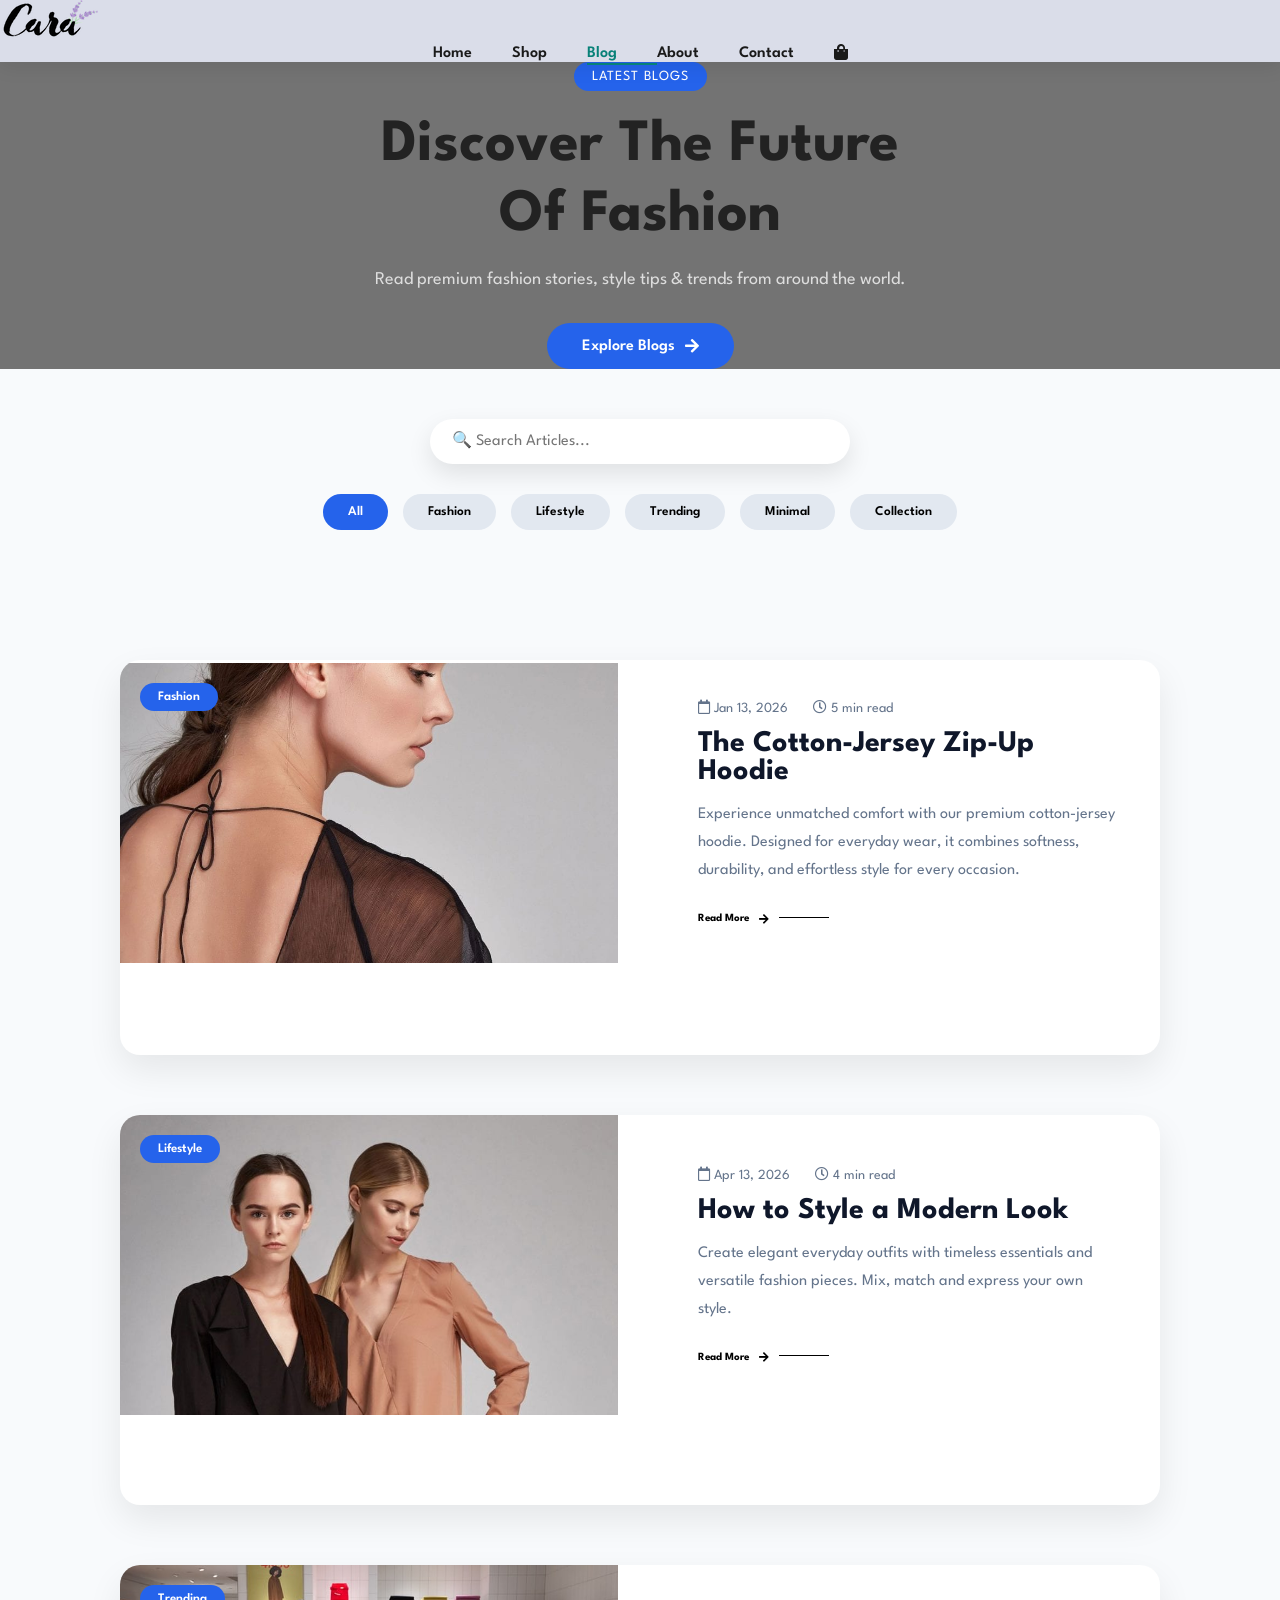
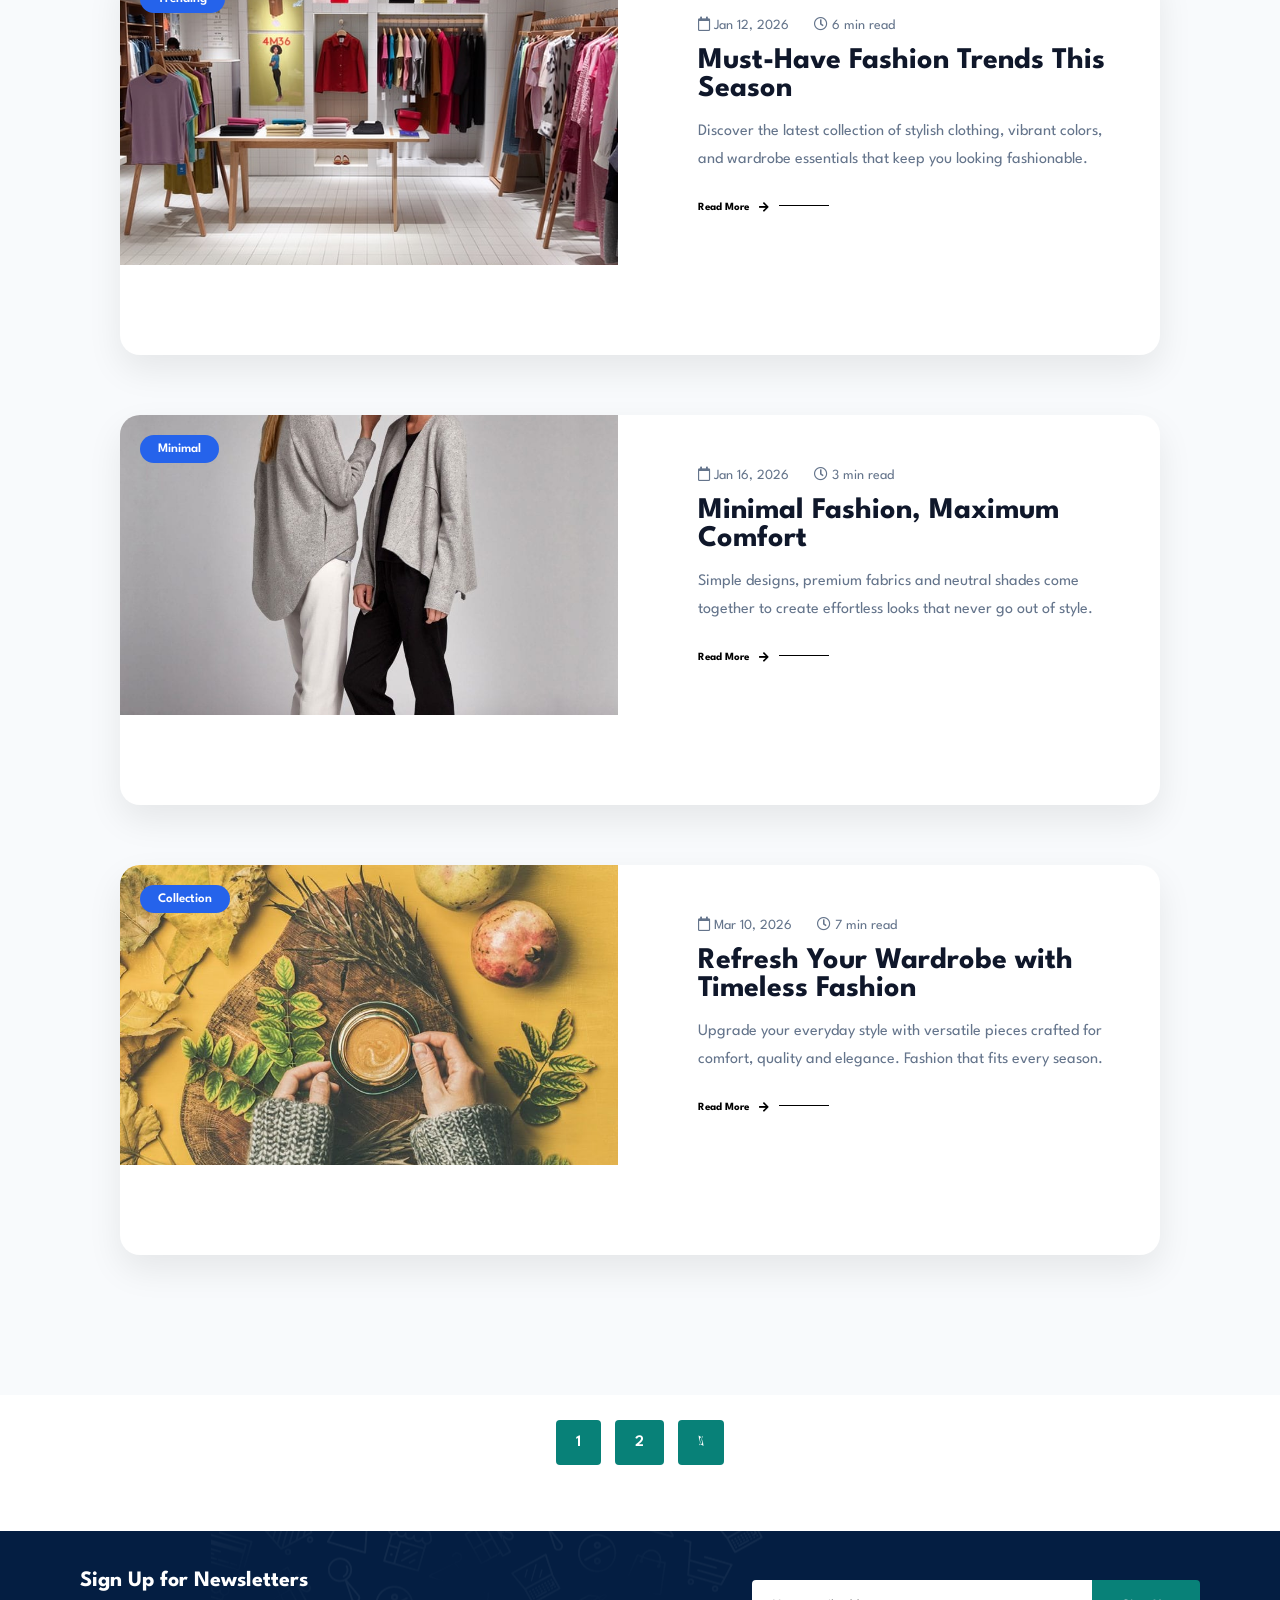
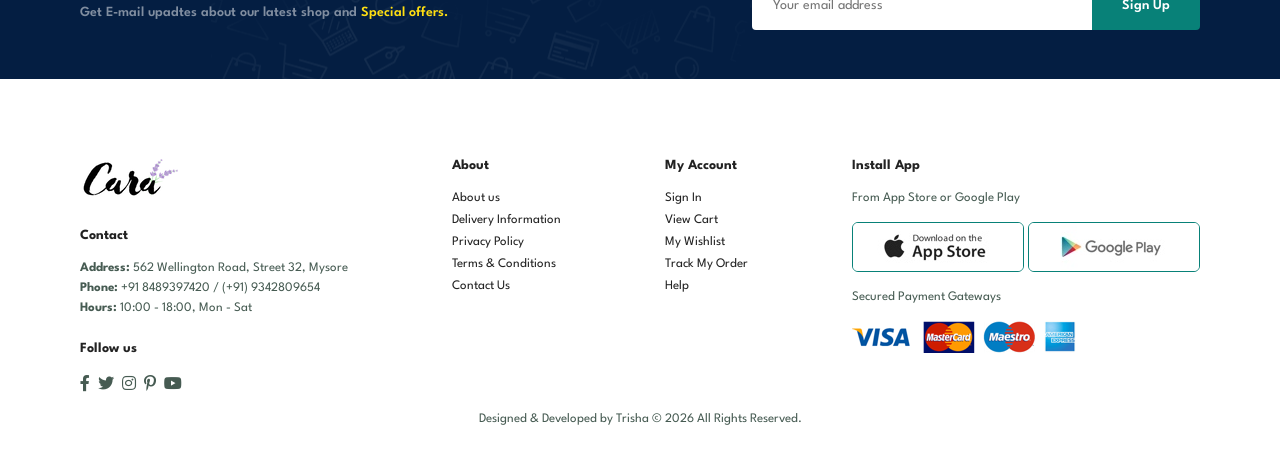
<file: blog.html>
<!doctype html>
<html lang="en">
  <head>
    <meta charset="UTF-8" />
    <meta http-equiv="X-UA-Compatible" content="IE=edge" />
    <meta name="viewport" content="width=device-width, initial-scale=1.0" />
    <title>Responsive E-commerce Project</title>
    <link
      rel="stylesheet"
      href="https://pro.fontawesome.com/releases/v5.10.0/css/all.css"
    />

    <link rel="stylesheet" href="style.css" />
  </head>

  <body>
    <!-- ===========================
Loading Screen
=========================== -->

    <div class="loader-wrapper">
      <div class="loader"></div>

      <h2>TRISHA STORE</h2>

      <p>Loading Amazing Blogs...</p>
    </div>
    <section id="header">
      <a href="#"><img src="img/logo.png" class="logo" alt="" /> </a>

      <div>
        <ul id="navbar">
          <li><a href="index.html">Home</a></li>
          <li><a href="shop.html"> Shop</a></li>
          <li><a class="active" href="blog.html"> Blog</a></li>
          <li><a href="about.html"> About</a></li>
          <li><a href="contact.html"> Contact</a></li>
          <li id="lg-bag">
            <a href="cart.html"> <i class="fas fa-shopping-bag"></i></a>
          </li>
          <a href="#" id="close"><i class="far fa-times"></i></a>
        </ul>
      </div>
      <div id="mobile">
        <a href="cart.html"> <i class="fas fa-shopping-bag"></i></a>
        <i id="bar" class="fas fa-outdent"></i>
      </div>
    </section>

    <div class="hero-overlay"></div>

    <div class="hero-content">
      <span class="hero-tag">LATEST BLOGS</span>

      <h1>Discover The Future<br />Of Fashion</h1>

      <p>
        Read premium fashion stories, style tips & trends from around the world.
      </p>

      <a href="#blog" class="hero-btn">
        Explore Blogs
        <i class="fas fa-arrow-right"></i>
      </a>
    </div>

    <div class="scroll-indicator">
      <span></span>
    </div>

    <!-- ===========================
Blog Search & Filter
=========================== -->

    <section id="blog-filter">
      <input type="text" id="searchBlog" placeholder="🔍 Search Articles..." />

      <div class="filter-buttons">
        <button class="filter-btn active" data-filter="all">All</button>

        <button class="filter-btn" data-filter="Fashion">Fashion</button>

        <button class="filter-btn" data-filter="Lifestyle">Lifestyle</button>

        <button class="filter-btn" data-filter="Trending">Trending</button>

        <button class="filter-btn" data-filter="Minimal">Minimal</button>

        <button class="filter-btn" data-filter="Collection">Collection</button>
      </div>
    </section>

    <section id="blog">
      <!-- Blog 1 -->
      <div class="blog-box">
        <div class="blog-img">
          <img src="img/blog/b1.jpg" alt="" />
          <span class="category">Fashion</span>
        </div>

        <div class="blog-details">
          <div class="blog-meta">
            <span><i class="far fa-calendar"></i> Jan 13, 2026</span>
            <span><i class="far fa-clock"></i> 5 min read</span>
          </div>

          <h3>The Cotton-Jersey Zip-Up Hoodie</h3>

          <p>
            Experience unmatched comfort with our premium cotton-jersey hoodie.
            Designed for everyday wear, it combines softness, durability, and
            effortless style for every occasion.
          </p>

          <a href="#">
            Read More
            <i class="fas fa-arrow-right"></i>
          </a>
        </div>
      </div>

      <!-- Blog 2 -->
      <div class="blog-box">
        <div class="blog-img">
          <img src="img/blog/b2.jpg" alt="" />
          <span class="category">Lifestyle</span>
        </div>

        <div class="blog-details">
          <div class="blog-meta">
            <span><i class="far fa-calendar"></i> Apr 13, 2026</span>
            <span><i class="far fa-clock"></i> 4 min read</span>
          </div>

          <h3>How to Style a Modern Look</h3>

          <p>
            Create elegant everyday outfits with timeless essentials and
            versatile fashion pieces. Mix, match and express your own style.
          </p>

          <a href="#">
            Read More
            <i class="fas fa-arrow-right"></i>
          </a>
        </div>
      </div>

      <!-- Blog 3 -->
      <div class="blog-box">
        <div class="blog-img">
          <img src="img/blog/b3.jpg" alt="" />
          <span class="category">Trending</span>
        </div>

        <div class="blog-details">
          <div class="blog-meta">
            <span><i class="far fa-calendar"></i> Jan 12, 2026</span>
            <span><i class="far fa-clock"></i> 6 min read</span>
          </div>

          <h3>Must-Have Fashion Trends This Season</h3>

          <p>
            Discover the latest collection of stylish clothing, vibrant colors,
            and wardrobe essentials that keep you looking fashionable.
          </p>

          <a href="#">
            Read More
            <i class="fas fa-arrow-right"></i>
          </a>
        </div>
      </div>

      <!-- Blog 4 -->
      <div class="blog-box">
        <div class="blog-img">
          <img src="img/blog/b4.jpg" alt="" />
          <span class="category">Minimal</span>
        </div>

        <div class="blog-details">
          <div class="blog-meta">
            <span><i class="far fa-calendar"></i> Jan 16, 2026</span>
            <span><i class="far fa-clock"></i> 3 min read</span>
          </div>

          <h3>Minimal Fashion, Maximum Comfort</h3>

          <p>
            Simple designs, premium fabrics and neutral shades come together to
            create effortless looks that never go out of style.
          </p>

          <a href="#">
            Read More
            <i class="fas fa-arrow-right"></i>
          </a>
        </div>
      </div>

      <!-- Blog 5 -->
      <div class="blog-box">
        <div class="blog-img">
          <img src="img/blog/b6.jpg" alt="" />
          <span class="category">Collection</span>
        </div>

        <div class="blog-details">
          <div class="blog-meta">
            <span><i class="far fa-calendar"></i> Mar 10, 2026</span>
            <span><i class="far fa-clock"></i> 7 min read</span>
          </div>

          <h3>Refresh Your Wardrobe with Timeless Fashion</h3>

          <p>
            Upgrade your everyday style with versatile pieces crafted for
            comfort, quality and elegance. Fashion that fits every season.
          </p>

          <a href="#">
            Read More
            <i class="fas fa-arrow-right"></i>
          </a>
        </div>
      </div>
    </section>

    <section id="pagination" class="section-p1">
      <a href="#">1</a>
      <a href="#">2</a>
      <a href="#"><i class="fal fa-long-arrow-alt-right"></i></a>
    </section>

    <section id="newsletter" class="section-p1 section-m1">
      <div class="newstext">
        <h4>Sign Up for Newsletters</h4>
        <p>
          Get E-mail upadtes about our latest shop and
          <span>Special offers.</span>
        </p>
      </div>
      <div class="form">
        <input type="text" placeholder="Your email address" />
        <button class="normal">Sign Up</button>
      </div>
    </section>

    <footer class="section-p1">
      <div class="col">
        <img class="logo" src="img/logo.png" alt="" />

        <h4>Contact</h4>

        <p><strong>Address:</strong> 562 Wellington Road, Street 32, Mysore</p>
        <p><strong>Phone:</strong> +91 8489397420 / (+91) 9342809654</p>
        <p><strong>Hours:</strong> 10:00 - 18:00, Mon - Sat</p>

        <div class="follow">
          <h4>Follow us</h4>
          <div class="icon">
            <i class="fab fa-facebook-f"></i>
            <i class="fab fa-twitter"></i>
            <i class="fab fa-instagram"></i>
            <i class="fab fa-pinterest-p"></i>
            <i class="fab fa-youtube"></i>
          </div>
        </div>
      </div>

      <div class="col">
        <h4>About</h4>
        <a href="#">About us</a>
        <a href="#">Delivery Information</a>
        <a href="#">Privacy Policy</a>
        <a href="#">Terms & Conditions</a>
        <a href="#">Contact Us</a>
      </div>

      <div class="col">
        <h4>My Account</h4>
        <a href="#">Sign In</a>
        <a href="#">View Cart</a>
        <a href="#">My Wishlist</a>
        <a href="#">Track My Order</a>
        <a href="#">Help</a>
      </div>

      <div class="col install">
        <h4>Install App</h4>
        <p>From App Store or Google Play</p>

        <div class="row">
          <img src="img/pay/app.jpg" alt="" />
          <img src="img/pay/play.jpg" alt="" />
        </div>

        <p>Secured Payment Gateways</p>
        <img src="img/pay/pay.png" alt="" />
      </div>

      <div class="copyright">
        <p>Designed & Developed by Trisha © 2026 All Rights Reserved.</p>
      </div>
    </footer>

    <script src="script.js"></script>
  </body>
</html>
</file>
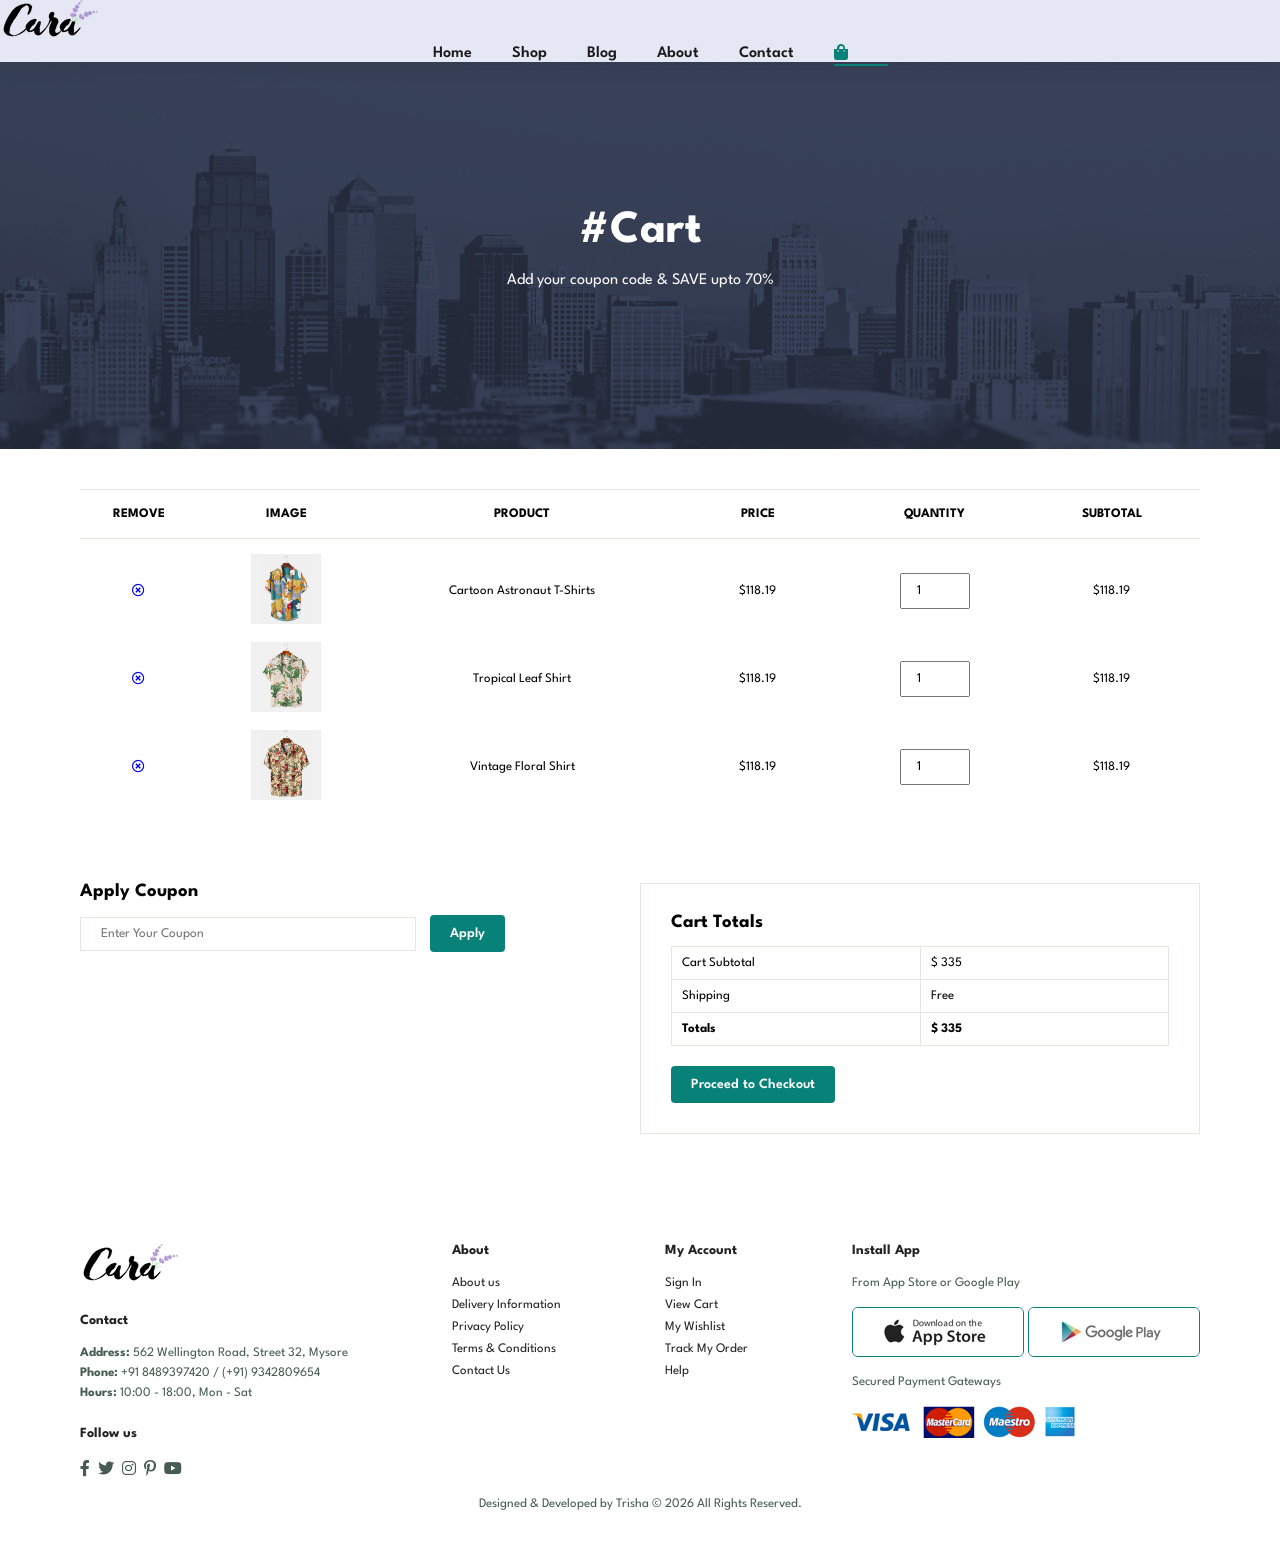
<file: cart.html>
<!doctype html>
<html lang="en">
  <head>
    <meta charset="UTF-8" />
    <meta http-equiv="X-UA-Compatible" content="IE=edge" />
    <meta name="viewport" content="width=device-width, initial-scale=1.0" />
    <title>Responsive E-commerce Project</title>
    <link
      rel="stylesheet"
      href="https://pro.fontawesome.com/releases/v5.10.0/css/all.css"
    />

    <link rel="stylesheet" href="style.css" />
  </head>

  <body>
    <section id="header">
      <a href="#"><img src="img/logo.png" class="logo" alt="" /> </a>

      <div>
        <ul id="navbar">
          <li><a href="index.html">Home</a></li>
          <li><a href="shop.html"> Shop</a></li>
          <li><a href="blog.html"> Blog</a></li>
          <li><a href="about.html"> About</a></li>
          <li><a href="contact.html"> Contact</a></li>
          <li id="lg-bag">
            <a class="active" href="cart.html">
              <i class="fas fa-shopping-bag"></i
            ></a>
          </li>
          <a href="#" id="close"><i class="far fa-times"></i></a>
        </ul>
      </div>
      <div id="mobile">
        <a href="cart.html"> <i class="fas fa-shopping-bag"></i></a>
        <i id="bar" class="fas fa-outdent"></i>
      </div>
    </section>

    <section id="page-header" class="about-header">
      <h2>#Cart</h2>
      <p>Add your coupon code & SAVE upto 70%</p>
    </section>

    <section id="cart" class="section-p1">
      <table width="100%">
        <thead>
          <tr>
            <td>Remove</td>
            <td>Image</td>
            <td>Product</td>
            <td>Price</td>
            <td>Quantity</td>
            <td>Subtotal</td>
          </tr>
        </thead>
        <tbody>
          <tr>
            <td>
              <a href="#"><i class="far fa-times-circle"></i></a>
            </td>
            <td><img src="img/products/f1.jpg" alt="" /></td>
            <td>Cartoon Astronaut T-Shirts</td>
            <td>$118.19</td>
            <td><input type="number" value="1" /></td>
            <td>$118.19</td>
          </tr>
          <tr>
            <td>
              <a href="#"><i class="far fa-times-circle"></i></a>
            </td>
            <td><img src="img/products/f2.jpg" alt="" /></td>
            <td>Tropical Leaf Shirt</td>
            <td>$118.19</td>
            <td><input type="number" value="1" /></td>
            <td>$118.19</td>
          </tr>
          <tr>
            <td>
              <a href="#"><i class="far fa-times-circle"></i></a>
            </td>
            <td><img src="img/products/f3.jpg" alt="" /></td>
            <td>Vintage Floral Shirt</td>
            <td>$118.19</td>
            <td><input type="number" value="1" /></td>
            <td>$118.19</td>
          </tr>
        </tbody>
      </table>
    </section>

    <section id="cart-add" class="section-p1">
      <div id="coupon">
        <h3>Apply Coupon</h3>
        <input type="text" placeholder="Enter Your Coupon" />
        <button class="normal">Apply</button>
      </div>

      <div id="Subtotal">
        <h3>Cart Totals</h3>
        <table>
          <tr>
            <td>Cart Subtotal</td>
            <td>$ 335</td>
          </tr>
          <tr>
            <td>Shipping</td>
            <td>Free</td>
          </tr>
          <tr>
            <td><strong>Totals</strong></td>
            <td><strong>$ 335</strong></td>
          </tr>
        </table>
        <button class="normal">Proceed to Checkout</button>
      </div>
    </section>

    <footer class="section-p1">
      <div class="col">
        <img class="logo" src="img/logo.png" alt="" />

        <h4>Contact</h4>

        <p><strong>Address:</strong> 562 Wellington Road, Street 32, Mysore</p>
        <p><strong>Phone:</strong> +91 8489397420 / (+91) 9342809654</p>
        <p><strong>Hours:</strong> 10:00 - 18:00, Mon - Sat</p>

        <div class="follow">
          <h4>Follow us</h4>
          <div class="icon">
            <i class="fab fa-facebook-f"></i>
            <i class="fab fa-twitter"></i>
            <i class="fab fa-instagram"></i>
            <i class="fab fa-pinterest-p"></i>
            <i class="fab fa-youtube"></i>
          </div>
        </div>
      </div>

      <div class="col">
        <h4>About</h4>
        <a href="#">About us</a>
        <a href="#">Delivery Information</a>
        <a href="#">Privacy Policy</a>
        <a href="#">Terms & Conditions</a>
        <a href="#">Contact Us</a>
      </div>

      <div class="col">
        <h4>My Account</h4>
        <a href="#">Sign In</a>
        <a href="#">View Cart</a>
        <a href="#">My Wishlist</a>
        <a href="#">Track My Order</a>
        <a href="#">Help</a>
      </div>

      <div class="col install">
        <h4>Install App</h4>
        <p>From App Store or Google Play</p>

        <div class="row">
          <img src="img/pay/app.jpg" alt="" />
          <img src="img/pay/play.jpg" alt="" />
        </div>

        <p>Secured Payment Gateways</p>
        <img src="img/pay/pay.png" alt="" />
      </div>

      <div class="copyright">
        <p>Designed & Developed by Trisha © 2026 All Rights Reserved.</p>
      </div>
    </footer>

    <script src="script.js"></script>
  </body>
</html>
</file>
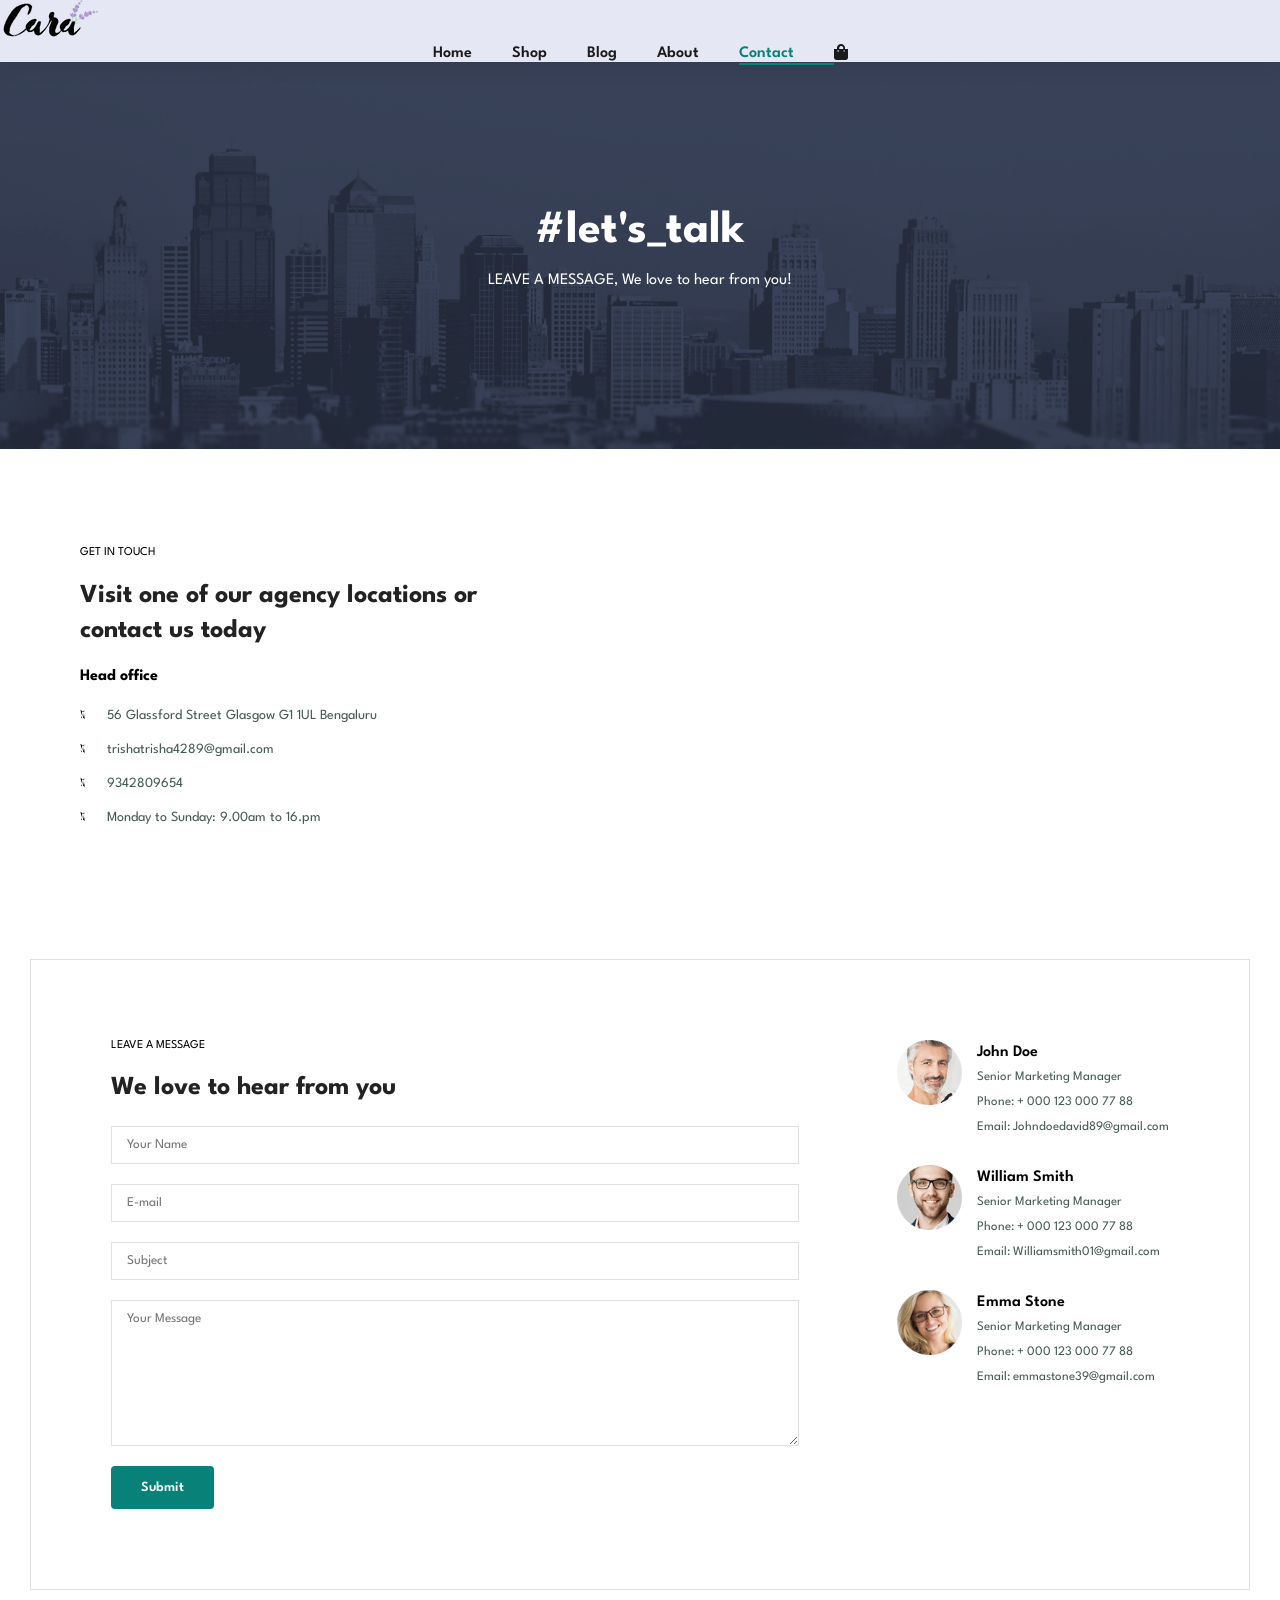
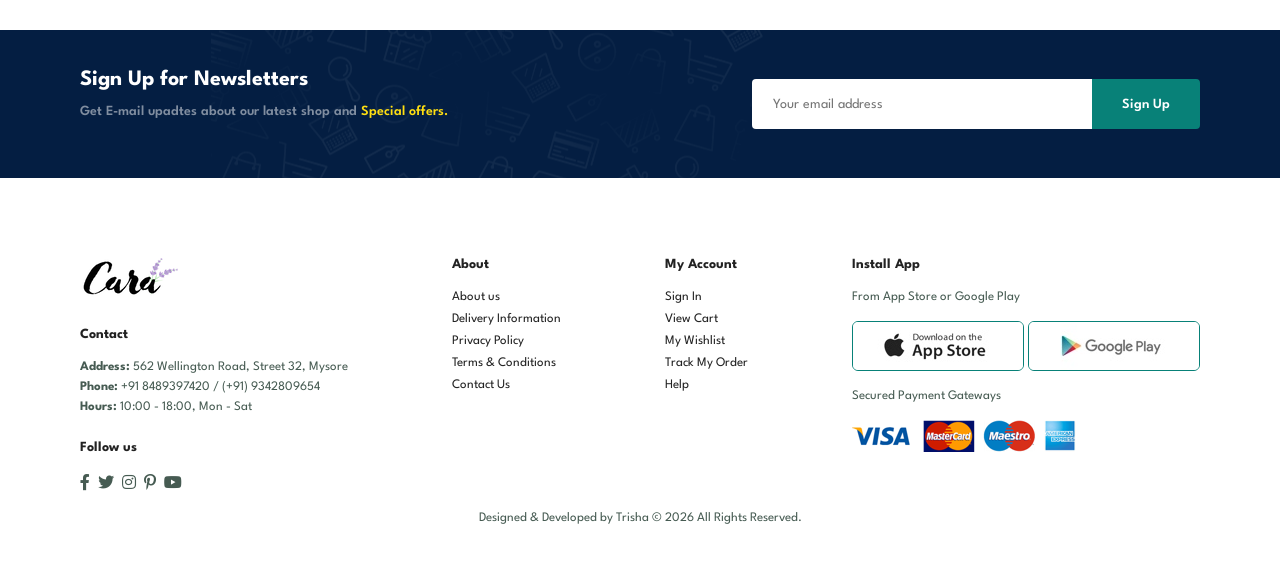
<file: contact.html>
<!doctype html>
<html lang="en">
  <head>
    <meta charset="UTF-8" />
    <meta http-equiv="X-UA-Compatible" content="IE=edge" />
    <meta name="viewport" content="width=device-width, initial-scale=1.0" />
    <title>Responsive E-commerce Project</title>
    <link
      rel="stylesheet"
      href="https://pro.fontawesome.com/releases/v5.10.0/css/all.css"
    />

    <link rel="stylesheet" href="style.css" />
  </head>

  <body>
    <section id="header">
      <a href="#"><img src="img/logo.png" class="logo" alt="" /> </a>

      <div>
        <ul id="navbar">
          <li><a href="index.html">Home</a></li>
          <li><a href="shop.html"> Shop</a></li>
          <li><a href="blog.html"> Blog</a></li>
          <li><a href="about.html"> About</a></li>
          <li><a class="active" href="contact.html"> Contact</a></li>
          <li id="lg-bag">
            <a href="cart.html"> <i class="fas fa-shopping-bag"></i></a>
          </li>
          <a href="#" id="close"><i class="far fa-times"></i></a>
        </ul>
      </div>
      <div id="mobile">
        <a href="cart.html"> <i class="fas fa-shopping-bag"></i></a>
        <i id="bar" class="fas fa-outdent"></i>
      </div>
    </section>

    <section id="page-header" class="about-header">
      <h2>#let's_talk</h2>
      <p>LEAVE A MESSAGE, We love to hear from you!</p>
    </section>

    <section id="contact-details" class="section-p1">
      <div class="details">
        <span>GET IN TOUCH</span>
        <h2>Visit one of our agency locations or contact us today</h2>
        <h3>Head office</h3>
        <div>
          <li>
            <i class="fal fa-map"></i>
            <p>56 Glassford Street Glasgow G1 1UL Bengaluru</p>
          </li>
          <li>
            <i class="fal fa-envelope"></i>
            <p>trishatrisha4289@gmail.com</p>
          </li>
          <li>
            <i class="fal fa-phone-alt"></i>
            <p>9342809654</p>
          </li>
          <li>
            <i class="fal fa-clock"></i>
            <p>Monday to Sunday: 9.00am to 16.pm</p>
          </li>
        </div>
      </div>
      <div class="map">
        <iframe
          src="https://www.google.com/maps/embed?pb=!1m18!1m12!1m3!1d3900.901695187981!2d76.69234569999999!3d12.118878299999999!2m3!1f0!2f0!3f0!3m2!1i1024!2i768!4f13.1!3m3!1m2!1s0x3baf6532b66c4165%3A0x89b1fb9fd6bfb4c5!2sSri%20Nanjundeshwara%20Temple!5e0!3m2!1sen!2sin!4v1784990680491!5m2!1sen!2sin"
          width="600"
          height="450"
          style="border: 0"
          allowfullscreen=""
          loading="lazy"
          referrerpolicy="strict-origin-when-cross-origin"
        ></iframe>
      </div>
    </section>

    <section id="form-details">
      <form action="">
        <span>LEAVE A MESSAGE</span>
        <h2>We love to hear from you</h2>
        <input type="text" placeholder="Your Name" />
        <input type="text" placeholder="E-mail" />
        <input type="text" placeholder="Subject" />
        <textarea
          name=""
          id=""
          cols="30"
          rows="10"
          placeholder="Your Message"
        ></textarea>
        <button class="normal">Submit</button>
      </form>

      <div class="people">
        <div>
          <img src="img/people/1.png" alt="" />
          <p>
            <span>John Doe</span> Senior Marketing Manager <br />
            Phone: + 000 123 000 77 88 <br />Email: Johndoedavid89@gmail.com
          </p>
        </div>
        <div>
          <img src="img/people/2.png" alt="" />
          <p>
            <span>William Smith</span> Senior Marketing Manager <br />
            Phone: + 000 123 000 77 88 <br />Email: Williamsmith01@gmail.com
          </p>
        </div>
        <div>
          <img src="img/people/3.png" alt="" />
          <p>
            <span>Emma Stone</span> Senior Marketing Manager<br />
            Phone: + 000 123 000 77 88 <br />Email: emmastone39@gmail.com
          </p>
        </div>
      </div>
    </section>

    <section id="newsletter" class="section-p1 section-m1">
      <div class="newstext">
        <h4>Sign Up for Newsletters</h4>
        <p>
          Get E-mail upadtes about our latest shop and
          <span>Special offers.</span>
        </p>
      </div>
      <div class="form">
        <input type="text" placeholder="Your email address" />
        <button class="normal">Sign Up</button>
      </div>
    </section>

    <footer class="section-p1">
      <div class="col">
        <img class="logo" src="img/logo.png" alt="" />

        <h4>Contact</h4>

        <p><strong>Address:</strong> 562 Wellington Road, Street 32, Mysore</p>
        <p><strong>Phone:</strong> +91 8489397420 / (+91) 9342809654</p>
        <p><strong>Hours:</strong> 10:00 - 18:00, Mon - Sat</p>

        <div class="follow">
          <h4>Follow us</h4>
          <div class="icon">
            <i class="fab fa-facebook-f"></i>
            <i class="fab fa-twitter"></i>
            <i class="fab fa-instagram"></i>
            <i class="fab fa-pinterest-p"></i>
            <i class="fab fa-youtube"></i>
          </div>
        </div>
      </div>

      <div class="col">
        <h4>About</h4>
        <a href="#">About us</a>
        <a href="#">Delivery Information</a>
        <a href="#">Privacy Policy</a>
        <a href="#">Terms & Conditions</a>
        <a href="#">Contact Us</a>
      </div>

      <div class="col">
        <h4>My Account</h4>
        <a href="#">Sign In</a>
        <a href="#">View Cart</a>
        <a href="#">My Wishlist</a>
        <a href="#">Track My Order</a>
        <a href="#">Help</a>
      </div>

      <div class="col install">
        <h4>Install App</h4>
        <p>From App Store or Google Play</p>

        <div class="row">
          <img src="img/pay/app.jpg" alt="" />
          <img src="img/pay/play.jpg" alt="" />
        </div>

        <p>Secured Payment Gateways</p>
        <img src="img/pay/pay.png" alt="" />
      </div>

      <div class="copyright">
        <p>Designed & Developed by Trisha © 2026 All Rights Reserved.</p>
      </div>
    </footer>

    <script src="script.js"></script>
  </body>
</html>
</file>
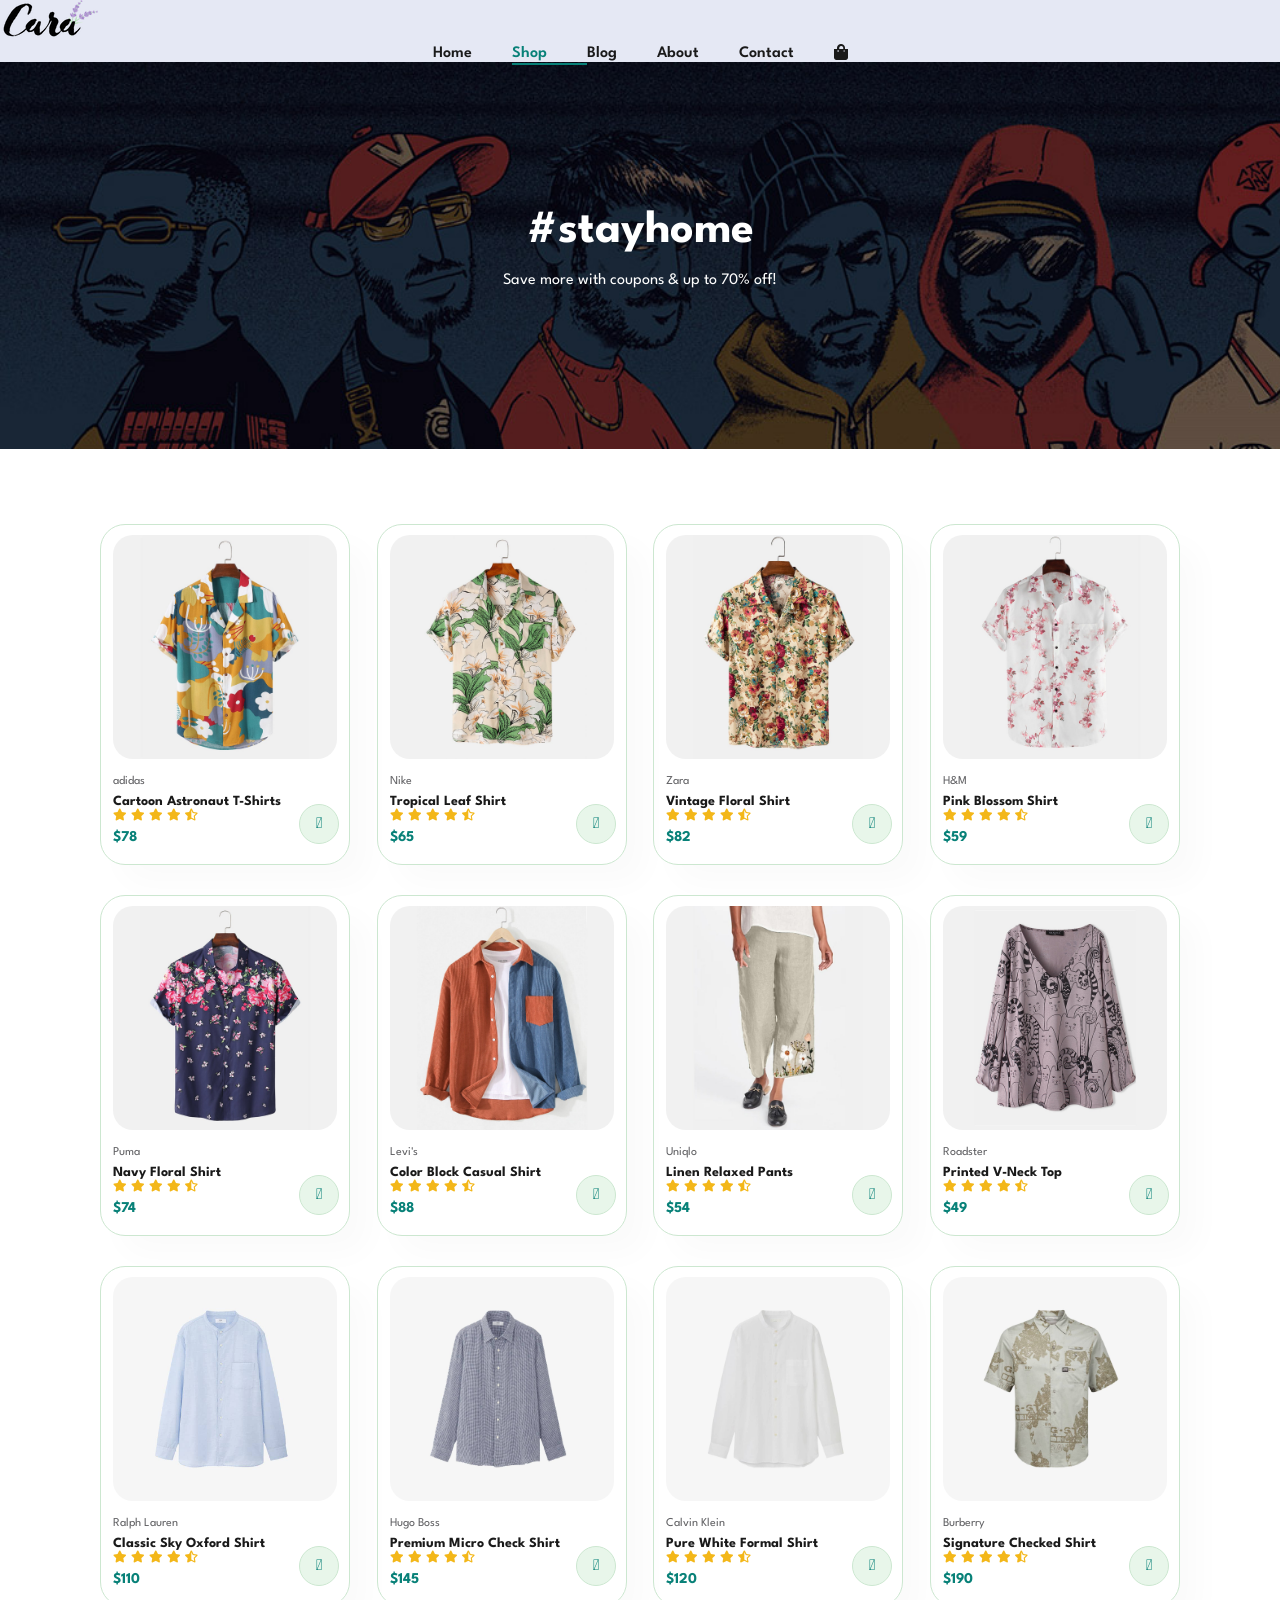
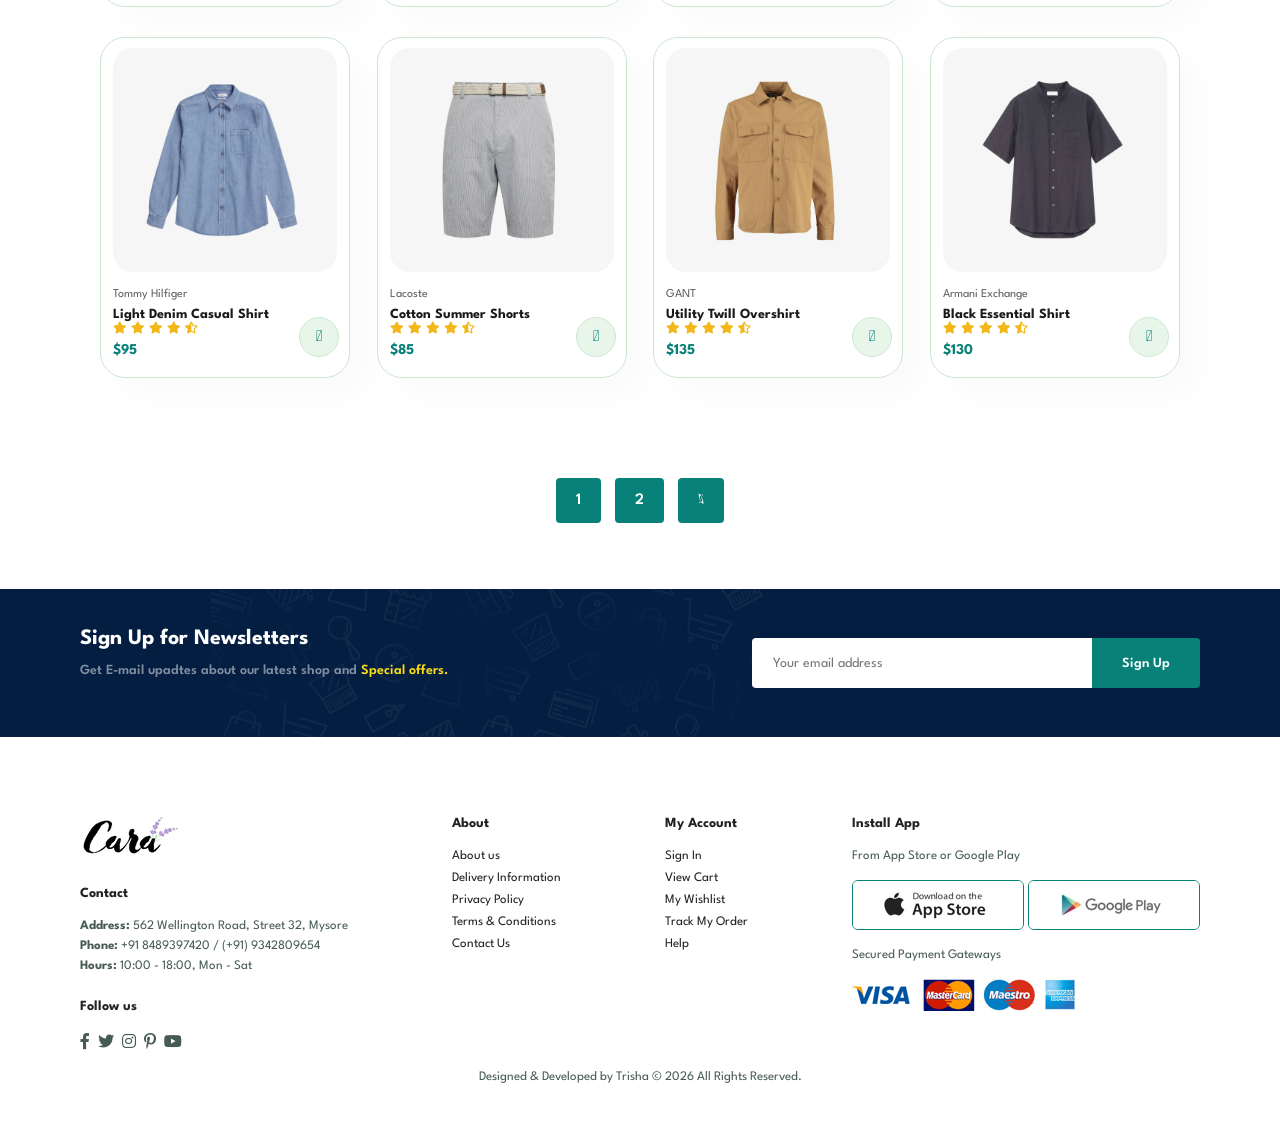
<file: shop.html>
<!doctype html>
<html lang="en">
  <head>
    <meta charset="UTF-8" />
    <meta http-equiv="X-UA-Compatible" content="IE=edge" />
    <meta name="viewport" content="width=device-width, initial-scale=1.0" />
    <title>Responsive E-commerce Project</title>
    <link
      rel="stylesheet"
      href="https://pro.fontawesome.com/releases/v5.10.0/css/all.css"
    />

    <link rel="stylesheet" href="style.css" />
  </head>

  <body class="shop-page">
    <section id="header">
      <a href="#"><img src="img/logo.png" class="logo" alt="" /> </a>

      <div>
        <ul id="navbar">
          <li><a href="index.html">Home</a></li>
          <li><a class="active" href="shop.html"> Shop</a></li>
          <li><a href="blog.html"> Blog</a></li>
          <li><a href="about.html"> About</a></li>
          <li><a href="contact.html"> Contact</a></li>
          <li id="lg-bag">
            <a href="cart.html"> <i class="fas fa-shopping-bag"></i></a>
          </li>
          <a href="#" id="close"><i class="far fa-times"></i></a>
        </ul>
      </div>
      <div id="mobile">
        <a href="cart.html"> <i class="fas fa-shopping-bag"></i></a>
        <i id="bar" class="fas fa-outdent"></i>
      </div>
    </section>

    <section id="page-header">
      <h2>#stayhome</h2>
      <p>Save more with coupons & up to 70% off!</p>
    </section>

    <section id="product1" class="section-p1">
      <div class="pro-container">
        <div class="pro" onclick="window.location.href = 'sproduct.html'">
          <img src="img/products/f1.jpg" alt="" />
          <div class="des">
            <span>adidas</span>
            <h5>Cartoon Astronaut T-Shirts</h5>
            <div class="star">
              <i class="fas fa-star"></i>
              <i class="fas fa-star"></i>
              <i class="fas fa-star"></i>
              <i class="fas fa-star"></i>
              <i class="fas fa-star-half-alt"></i>
            </div>
            <h4>$78</h4>
          </div>
          <a href="#"><i class="fal fa-shopping-cart cart"></i></a>
        </div>
        <div class="pro">
          <img src="img/products/f2.jpg" alt="" />
          <div class="des">
            <span>Nike</span>
            <h5>Tropical Leaf Shirt</h5>
            <div class="star">
              <i class="fas fa-star"></i>
              <i class="fas fa-star"></i>
              <i class="fas fa-star"></i>
              <i class="fas fa-star"></i>
              <i class="fas fa-star-half-alt"></i>
            </div>
            <h4>$65</h4>
          </div>
          <a href="#"><i class="fal fa-shopping-cart cart"></i></a>
        </div>
        <div class="pro">
          <img src="img/products/f3.jpg" alt="" />
          <div class="des">
            <span>Zara</span>
            <h5>Vintage Floral Shirt</h5>
            <div class="star">
              <i class="fas fa-star"></i>
              <i class="fas fa-star"></i>
              <i class="fas fa-star"></i>
              <i class="fas fa-star"></i>
              <i class="fas fa-star-half-alt"></i>
            </div>
            <h4>$82</h4>
          </div>
          <a href="#"><i class="fal fa-shopping-cart cart"></i></a>
        </div>
        <div class="pro">
          <img src="img/products/f4.jpg" alt="" />
          <div class="des">
            <span>H&M</span>
            <h5>Pink Blossom Shirt</h5>
            <div class="star">
              <i class="fas fa-star"></i>
              <i class="fas fa-star"></i>
              <i class="fas fa-star"></i>
              <i class="fas fa-star"></i>
              <i class="fas fa-star-half-alt"></i>
            </div>
            <h4>$59</h4>
          </div>
          <a href="#"><i class="fal fa-shopping-cart cart"></i></a>
        </div>
        <div class="pro">
          <img src="img/products/f5.jpg" alt="" />
          <div class="des">
            <span>Puma</span>
            <h5>Navy Floral Shirt</h5>
            <div class="star">
              <i class="fas fa-star"></i>
              <i class="fas fa-star"></i>
              <i class="fas fa-star"></i>
              <i class="fas fa-star"></i>
              <i class="fas fa-star-half-alt"></i>
            </div>
            <h4>$74</h4>
          </div>
          <a href="#"><i class="fal fa-shopping-cart cart"></i></a>
        </div>
        <div class="pro">
          <img src="img/products/f6.jpg" alt="" />
          <div class="des">
            <span>Levi's</span>
            <h5>Color Block Casual Shirt</h5>
            <div class="star">
              <i class="fas fa-star"></i>
              <i class="fas fa-star"></i>
              <i class="fas fa-star"></i>
              <i class="fas fa-star"></i>
              <i class="fas fa-star-half-alt"></i>
            </div>
            <h4>$88</h4>
          </div>
          <a href="#"><i class="fal fa-shopping-cart cart"></i></a>
        </div>
        <div class="pro">
          <img src="img/products/f7.jpg" alt="" />
          <div class="des">
            <span>Uniqlo</span>
            <h5>Linen Relaxed Pants</h5>
            <div class="star">
              <i class="fas fa-star"></i>
              <i class="fas fa-star"></i>
              <i class="fas fa-star"></i>
              <i class="fas fa-star"></i>
              <i class="fas fa-star-half-alt"></i>
            </div>
            <h4>$54</h4>
          </div>
          <a href="#"><i class="fal fa-shopping-cart cart"></i></a>
        </div>
        <div class="pro">
          <img src="img/products/f8.jpg" alt="" />
          <div class="des">
            <span>Roadster</span>
            <h5>Printed V-Neck Top</h5>
            <div class="star">
              <i class="fas fa-star"></i>
              <i class="fas fa-star"></i>
              <i class="fas fa-star"></i>
              <i class="fas fa-star"></i>
              <i class="fas fa-star-half-alt"></i>
            </div>
            <h4>$49</h4>
          </div>
          <a href="#"><i class="fal fa-shopping-cart cart"></i></a>
        </div>

        <div class="pro">
          <img src="img/products/n1.jpg" alt="" />
          <div class="des">
            <span>Ralph Lauren</span>
            <h5>Classic Sky Oxford Shirt</h5>
            <div class="star">
              <i class="fas fa-star"></i>
              <i class="fas fa-star"></i>
              <i class="fas fa-star"></i>
              <i class="fas fa-star"></i>
              <i class="fas fa-star-half-alt"></i>
            </div>
            <h4>$110</h4>
          </div>
          <a href="#"><i class="fal fa-shopping-cart cart"></i></a>
        </div>
        <div class="pro">
          <img src="img/products/n2.jpg" alt="" />
          <div class="des">
            <span>Hugo Boss</span>
            <h5>Premium Micro Check Shirt</h5>
            <div class="star">
              <i class="fas fa-star"></i>
              <i class="fas fa-star"></i>
              <i class="fas fa-star"></i>
              <i class="fas fa-star"></i>
              <i class="fas fa-star-half-alt"></i>
            </div>
            <h4>$145</h4>
          </div>
          <a href="#"><i class="fal fa-shopping-cart cart"></i></a>
        </div>
        <div class="pro">
          <img src="img/products/n3.jpg" alt="" />
          <div class="des">
            <span>Calvin Klein</span>
            <h5>Pure White Formal Shirt</h5>
            <div class="star">
              <i class="fas fa-star"></i>
              <i class="fas fa-star"></i>
              <i class="fas fa-star"></i>
              <i class="fas fa-star"></i>
              <i class="fas fa-star-half-alt"></i>
            </div>
            <h4>$120</h4>
          </div>
          <a href="#"><i class="fal fa-shopping-cart cart"></i></a>
        </div>
        <div class="pro">
          <img src="img/products/n4.jpg" alt="" />
          <div class="des">
            <span>Burberry</span>
            <h5>Signature Checked Shirt</h5>
            <div class="star">
              <i class="fas fa-star"></i>
              <i class="fas fa-star"></i>
              <i class="fas fa-star"></i>
              <i class="fas fa-star"></i>
              <i class="fas fa-star-half-alt"></i>
            </div>
            <h4>$190</h4>
          </div>
          <a href="#"><i class="fal fa-shopping-cart cart"></i></a>
        </div>
        <div class="pro">
          <img src="img/products/n5.jpg" alt="" />
          <div class="des">
            <span>Tommy Hilfiger</span>
            <h5>Light Denim Casual Shirt</h5>
            <div class="star">
              <i class="fas fa-star"></i>
              <i class="fas fa-star"></i>
              <i class="fas fa-star"></i>
              <i class="fas fa-star"></i>
              <i class="fas fa-star-half-alt"></i>
            </div>
            <h4>$95</h4>
          </div>
          <a href="#"><i class="fal fa-shopping-cart cart"></i></a>
        </div>
        <div class="pro">
          <img src="img/products/n6.jpg" alt="" />
          <div class="des">
            <span>Lacoste</span>
            <h5>Cotton Summer Shorts</h5>
            <div class="star">
              <i class="fas fa-star"></i>
              <i class="fas fa-star"></i>
              <i class="fas fa-star"></i>
              <i class="fas fa-star"></i>
              <i class="fas fa-star-half-alt"></i>
            </div>
            <h4>$85</h4>
          </div>
          <a href="#"><i class="fal fa-shopping-cart cart"></i></a>
        </div>
        <div class="pro">
          <img src="img/products/n7.jpg " alt="" />
          <div class="des">
            <span>GANT</span>
            <h5>Utility Twill Overshirt</h5>
            <div class="star">
              <i class="fas fa-star"></i>
              <i class="fas fa-star"></i>
              <i class="fas fa-star"></i>
              <i class="fas fa-star"></i>
              <i class="fas fa-star-half-alt"></i>
            </div>
            <h4>$135</h4>
          </div>
          <a href="#"><i class="fal fa-shopping-cart cart"></i></a>
        </div>
        <div class="pro">
          <img src="img/products/n8.jpg" alt="" />
          <div class="des">
            <span>Armani Exchange</span>
            <h5>Black Essential Shirt</h5>
            <div class="star">
              <i class="fas fa-star"></i>
              <i class="fas fa-star"></i>
              <i class="fas fa-star"></i>
              <i class="fas fa-star"></i>
              <i class="fas fa-star-half-alt"></i>
            </div>
            <h4>$130</h4>
          </div>
          <a href="#"><i class="fal fa-shopping-cart cart"></i></a>
        </div>
      </div>
    </section>

    <section id="pagination" class="section-p1">
      <a href="#">1</a>
      <a href="#">2</a>
      <a href="#"><i class="fal fa-long-arrow-alt-right"></i></a>
    </section>

    <section id="newsletter" class="section-p1 section-m1">
      <div class="newstext">
        <h4>Sign Up for Newsletters</h4>
        <p>
          Get E-mail upadtes about our latest shop and
          <span>Special offers.</span>
        </p>
      </div>
      <div class="form">
        <input type="text" placeholder="Your email address" />
        <button class="normal">Sign Up</button>
      </div>
    </section>

    <footer class="section-p1">
      <div class="col">
        <img class="logo" src="img/logo.png" alt="" />

        <h4>Contact</h4>

        <p><strong>Address:</strong> 562 Wellington Road, Street 32, Mysore</p>
        <p><strong>Phone:</strong> +91 8489397420 / (+91) 9342809654</p>
        <p><strong>Hours:</strong> 10:00 - 18:00, Mon - Sat</p>

        <div class="follow">
          <h4>Follow us</h4>
          <div class="icon">
            <i class="fab fa-facebook-f"></i>
            <i class="fab fa-twitter"></i>
            <i class="fab fa-instagram"></i>
            <i class="fab fa-pinterest-p"></i>
            <i class="fab fa-youtube"></i>
          </div>
        </div>
      </div>

      <div class="col">
        <h4>About</h4>
        <a href="#">About us</a>
        <a href="#">Delivery Information</a>
        <a href="#">Privacy Policy</a>
        <a href="#">Terms & Conditions</a>
        <a href="#">Contact Us</a>
      </div>

      <div class="col">
        <h4>My Account</h4>
        <a href="#">Sign In</a>
        <a href="#">View Cart</a>
        <a href="#">My Wishlist</a>
        <a href="#">Track My Order</a>
        <a href="#">Help</a>
      </div>

      <div class="col install">
        <h4>Install App</h4>
        <p>From App Store or Google Play</p>

        <div class="row">
          <img src="img/pay/app.jpg" alt="" />
          <img src="img/pay/play.jpg" alt="" />
        </div>

        <p>Secured Payment Gateways</p>
        <img src="img/pay/pay.png" alt="" />
      </div>

      <div class="copyright">
        <p>Designed & Developed by Trisha © 2026 All Rights Reserved.</p>
      </div>
    </footer>

    <script src="script.js"></script>
  </body>
</html>
</file>
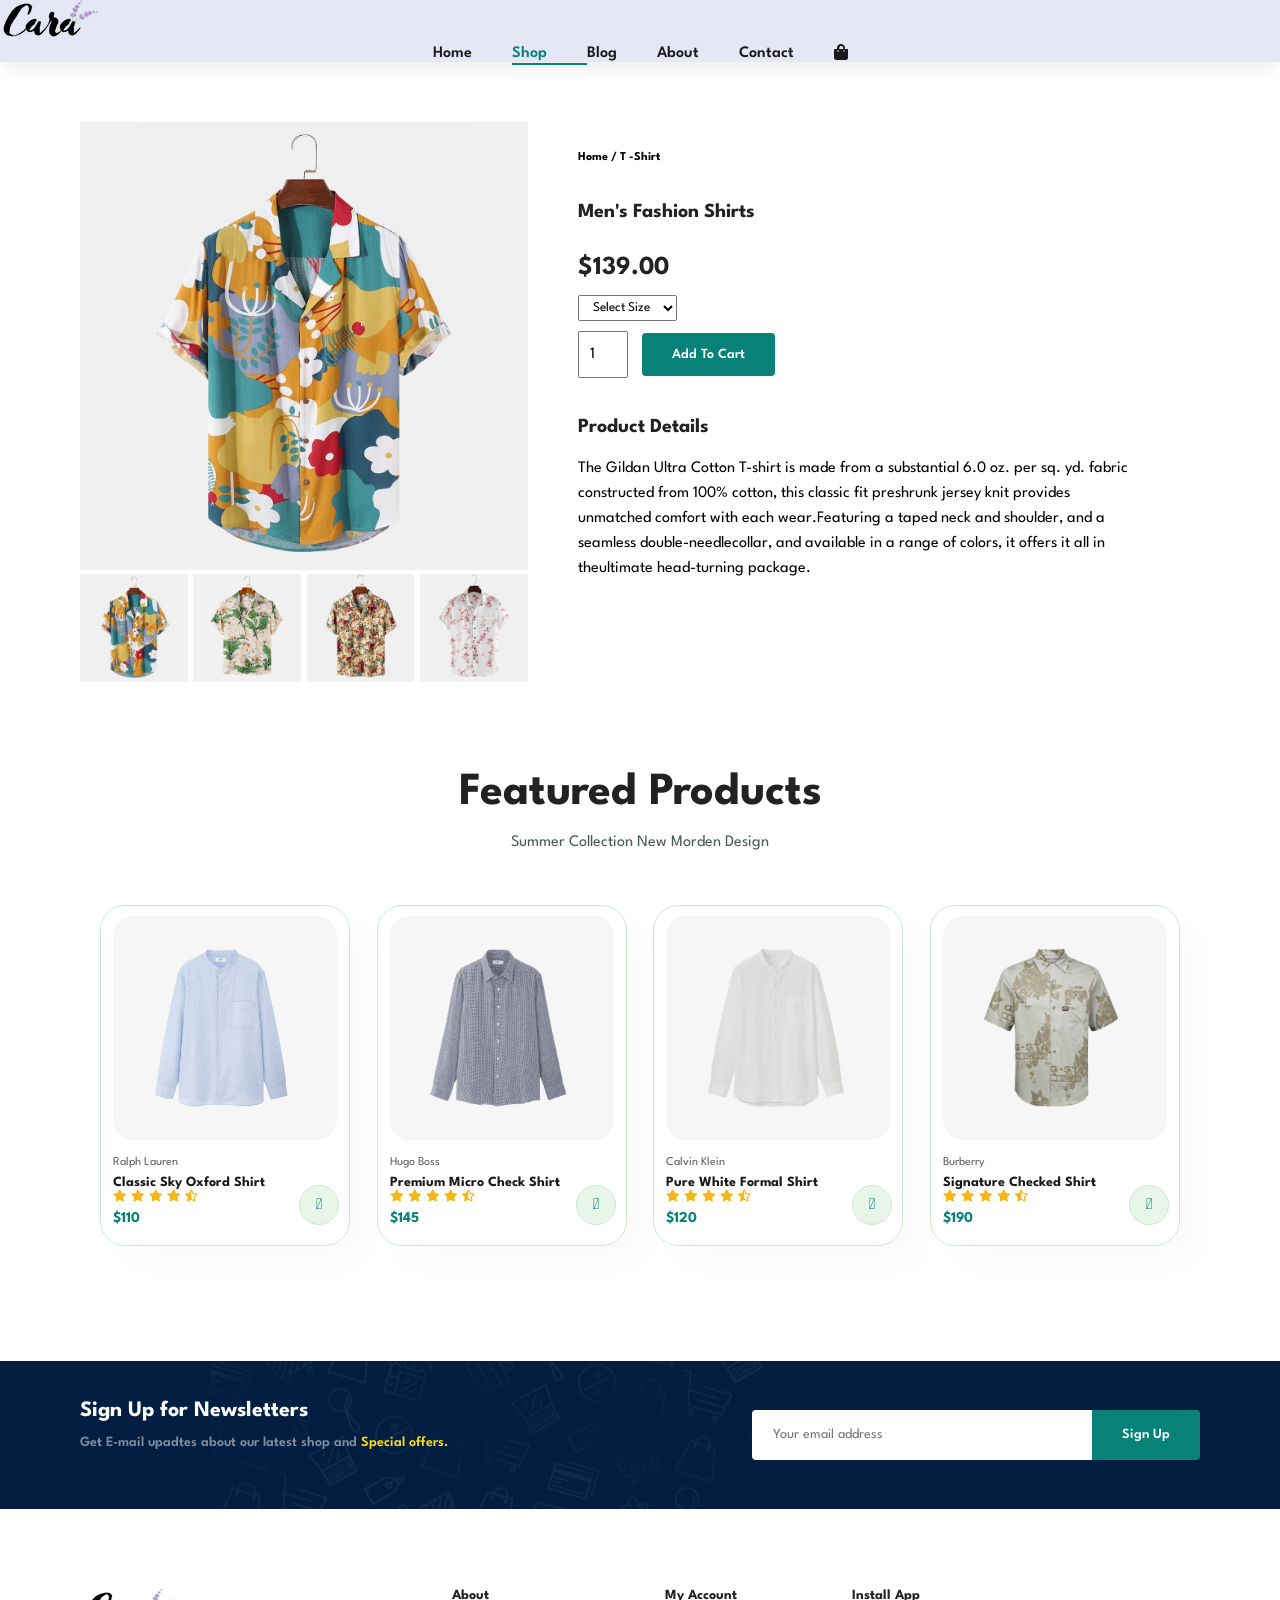
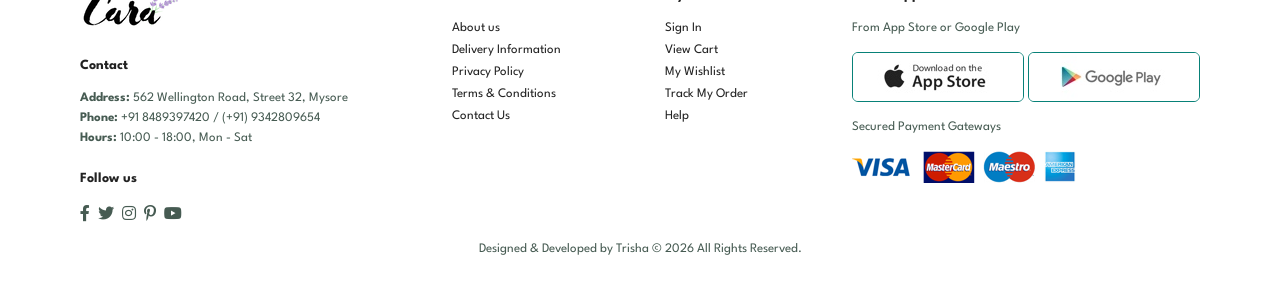
<file: sproduct.html>
<!doctype html>
<html lang="en">
  <head>
    <meta charset="UTF-8" />
    <meta http-equiv="X-UA-Compatible" content="IE=edge" />
    <meta name="viewport" content="width=device-width, initial-scale=1.0" />
    <title>Responsive E-commerce Project</title>
    <link
      rel="stylesheet"
      href="https://pro.fontawesome.com/releases/v5.10.0/css/all.css"
    />

    <link rel="stylesheet" href="style.css" />
  </head>

  <body>
    <section id="header">
      <a href="#"><img src="img/logo.png" class="logo" alt="" /> </a>

      <div>
        <ul id="navbar">
          <li><a href="index.html">Home</a></li>
          <li><a class="active" href="shop.html"> Shop</a></li>
          <li><a href="blog.html"> Blog</a></li>
          <li><a href="about.html"> About</a></li>
          <li><a href="contact.html"> Contact</a></li>
          <li id="lg-bag">
            <a href="cart.html"> <i class="fas fa-shopping-bag"></i></a>
          </li>
          <a href="#" id="close"><i class="far fa-times"></i></a>
        </ul>
      </div>
      <div id="mobile">
        <a href="cart.html"> <i class="fas fa-shopping-bag"></i></a>
        <i id="bar" class="fas fa-outdent"></i>
      </div>
    </section>

    <section id="prodetails" class="section-p1">
      <div class="single-pro-images">
        <img src="img/products/f1.jpg" width="100%" id="MainImg" alt="" />

        <div class="small-img-group">
          <div class="small-img-col">
            <img src="img/products/f1.jpg" width="100%" class="small-img" />
          </div>
          <div class="small-img-col">
            <img src="img/products/f2.jpg" width="100%" class="small-img" />
          </div>
          <div class="small-img-col">
            <img src="img/products/f3.jpg" width="100%" class="small-img" />
          </div>
          <div class="small-img-col">
            <img src="img/products/f4.jpg" width="100%" class="small-img" />
          </div>
        </div>
      </div>

      <div class="single-pro-details">
        <h6>Home / T -Shirt</h6>
        <h4>Men's Fashion Shirts</h4>
        <h2>$139.00</h2>
        <select>
          <option>Select Size</option>
          <option>XS</option>
          <option>S</option>
          <option>XL</option>
          <option>XXL</option>
          <option>XXL</option>
        </select>
        <input type="number" value="1" />
        <button class="normal">Add To Cart</button>
        <h4>Product Details</h4>
        <span>
          The Gildan Ultra Cotton T-shirt is made from a substantial 6.0 oz. per
          sq. yd. fabric constructed from 100% cotton, this classic fit
          preshrunk jersey knit provides unmatched comfort with each
          wear.Featuring a taped neck and shoulder, and a seamless
          double-needlecollar, and available in a range of colors, it offers it
          all in theultimate head-turning package.
        </span>
      </div>
    </section>

    <section id="product1" class="section-p1">
      <h2>Featured Products</h2>
      <p>Summer Collection New Morden Design</p>
      <div class="pro-container">
        <div class="pro">
          <img src="img/products/n1.jpg" alt="" />
          <div class="des">
            <span>Ralph Lauren</span>
            <h5>Classic Sky Oxford Shirt</h5>
            <div class="star">
              <i class="fas fa-star"></i>
              <i class="fas fa-star"></i>
              <i class="fas fa-star"></i>
              <i class="fas fa-star"></i>
              <i class="fas fa-star-half-alt"></i>
            </div>
            <h4>$110</h4>
          </div>
          <a href="#"><i class="fal fa-shopping-cart cart"></i></a>
        </div>
        <div class="pro">
          <img src="img/products/n2.jpg" alt="" />
          <div class="des">
            <span>Hugo Boss</span>
            <h5>Premium Micro Check Shirt</h5>
            <div class="star">
              <i class="fas fa-star"></i>
              <i class="fas fa-star"></i>
              <i class="fas fa-star"></i>
              <i class="fas fa-star"></i>
              <i class="fas fa-star-half-alt"></i>
            </div>
            <h4>$145</h4>
          </div>
          <a href="#"><i class="fal fa-shopping-cart cart"></i></a>
        </div>
        <div class="pro">
          <img src="img/products/n3.jpg" alt="" />
          <div class="des">
            <span>Calvin Klein</span>
            <h5>Pure White Formal Shirt</h5>
            <div class="star">
              <i class="fas fa-star"></i>
              <i class="fas fa-star"></i>
              <i class="fas fa-star"></i>
              <i class="fas fa-star"></i>
              <i class="fas fa-star-half-alt"></i>
            </div>
            <h4>$120</h4>
          </div>
          <a href="#"><i class="fal fa-shopping-cart cart"></i></a>
        </div>
        <div class="pro">
          <img src="img/products/n4.jpg" alt="" />
          <div class="des">
            <span>Burberry</span>
            <h5>Signature Checked Shirt</h5>
            <div class="star">
              <i class="fas fa-star"></i>
              <i class="fas fa-star"></i>
              <i class="fas fa-star"></i>
              <i class="fas fa-star"></i>
              <i class="fas fa-star-half-alt"></i>
            </div>
            <h4>$190</h4>
          </div>
          <a href="#"><i class="fal fa-shopping-cart cart"></i></a>
        </div>
      </div>
    </section>

    <section id="newsletter" class="section-p1 section-m1">
      <div class="newstext">
        <h4>Sign Up for Newsletters</h4>
        <p>
          Get E-mail upadtes about our latest shop and
          <span>Special offers.</span>
        </p>
      </div>
      <div class="form">
        <input type="text" placeholder="Your email address" />
        <button class="normal">Sign Up</button>
      </div>
    </section>

    <footer class="section-p1">
      <div class="col">
        <img class="logo" src="img/logo.png" alt="" />

        <h4>Contact</h4>

        <p><strong>Address:</strong> 562 Wellington Road, Street 32, Mysore</p>
        <p><strong>Phone:</strong> +91 8489397420 / (+91) 9342809654</p>
        <p><strong>Hours:</strong> 10:00 - 18:00, Mon - Sat</p>

        <div class="follow">
          <h4>Follow us</h4>
          <div class="icon">
            <i class="fab fa-facebook-f"></i>
            <i class="fab fa-twitter"></i>
            <i class="fab fa-instagram"></i>
            <i class="fab fa-pinterest-p"></i>
            <i class="fab fa-youtube"></i>
          </div>
        </div>
      </div>

      <div class="col">
        <h4>About</h4>
        <a href="#">About us</a>
        <a href="#">Delivery Information</a>
        <a href="#">Privacy Policy</a>
        <a href="#">Terms & Conditions</a>
        <a href="#">Contact Us</a>
      </div>

      <div class="col">
        <h4>My Account</h4>
        <a href="#">Sign In</a>
        <a href="#">View Cart</a>
        <a href="#">My Wishlist</a>
        <a href="#">Track My Order</a>
        <a href="#">Help</a>
      </div>

      <div class="col install">
        <h4>Install App</h4>
        <p>From App Store or Google Play</p>

        <div class="row">
          <img src="img/pay/app.jpg" alt="" />
          <img src="img/pay/play.jpg" alt="" />
        </div>

        <p>Secured Payment Gateways</p>
        <img src="img/pay/pay.png" alt="" />
      </div>

      <div class="copyright">
        <p>Designed & Developed by Trisha © 2026 All Rights Reserved.</p>
      </div>
    </footer>

    <script>
      var MainImg = document.getElementById("MainImg");
      var smallimg = document.getElementsByClassName("small-img");

      smallimg[0].onclick = function () {
        MainImg.src = smallimg[0].src;
      };
      smallimg[1].onclick = function () {
        MainImg.src = smallimg[1].src;
      };
      smallimg[2].onclick = function () {
        MainImg.src = smallimg[2].src;
      };
      smallimg[3].onclick = function () {
        MainImg.src = smallimg[3].src;
      };
    </script>

    <script src="script.js"></script>
  </body>
</html>
</file>
<file: style.css>
@import url("https://fonts.googleapis.com/css2?family=Spartan:wght@100;200;300;400;500;600;700;800;900&display=swap");
* {
  margin: 0;
  padding: 0;
  box-sizing: border-box;
  font-family: "Spartan", sans-serif;
}
h1 {
  font-size: 50px;
  line-height: 64px;
  color: #222;
}

h2 {
  font-size: 46px;
  line-height: 54px;
  color: #222;
}

h4 {
  font-size: 20px;
  color: #222;
}

h6 {
  font-weight: 700;
  font-size: 12px;
}

p {
  font-size: 16px;
  color: #465b52;
  margin: 15px 0 20px 0;
}

.section-p1 {
  padding: 40px 80px;
}

.section-m1 {
  margin: 40px 0;
}
button.normal {
  font-size: 14px;
  font-weight: 600;
  padding: 15px 30px;
  color: #000;
  background-color: #fff;
  border-radius: 4px;
  cursor: pointer;
  border: none;
  outline: none;
  transition: 0.2s;
}
button.white {
  font-size: 13px;
  font-weight: 600;
  padding: 11px 18px;
  color: #fff;
  background-color: transparent;
  cursor: pointer;
  border: 1px solid #fff;
  outline: none;
  transition: 0.2s;
}

body {
  width: 100%;
}

/* Header Start */
#header {
  position: sticky;
  top: 0;
  z-index: 999;
  backdrop-filter: blur(12px);
  background: rgba(227, 230, 243, 0.92);
  box-shadow: 0 5px 20px rgba(0, 0, 0, 0.08);
}

#navbar {
  display: flex;
  align-items: center;
  justify-content: center;
}

#navbar li {
  list-style: none;
  padding: 0 20px;
  position: relative;
}

#navbar li a {
  text-decoration: none;
  font-size: 16px;
  font-weight: 600;
  color: #1a1a1a;
  transition: 0.3s ease;
}

#navbar li a:hover,
#navbar li a.active {
  color: #088178;
}

#navbar li a.active::after,
#navbar li a:hover::after {
  content: "";
  width: 30%;
  height: 2px;
  background: #088178;
  position: absolute;
  bottom: -4px;
  left: 20px;
}
#mobile {
  display: none;
  align-items: center;
}
#close {
  display: none;
}

/* Home Page */
#hero {
  background-image: url("img/hero4.png");
  height: 90vh;
  width: 100%;
  background-position: top 25% right 0;
  background-size: cover;
  padding: 0 80px;
  display: flex;
  flex-direction: column;
  align-items: flex-start;
  justify-content: center;
}
#hero {
  padding-bottom: 15px;
}
#hero h1 {
  color: #088178;
}
#hero button {
  background-image: url("img/button.png");
  background-color: transparent;
  color: #088178;
  border: 0;
  padding: 14px 80px 14px 65px;
  background-repeat: no-repeat;
  cursor: pointer;
  font-weight: 700;
  font-size: 15px;
}
#feature {
  display: flex;
  align-items: center;
  justify-content: space-between;
  flex-wrap: wrap;
}
#feature .fe-box {
  width: 180px;
  text-align: center;
  padding: 25px 15px;
  box-shadow: 60px 60px 60px rgba(0, 0, 0.03);
  border: 1px solid #cce7d0;
  border-radius: 4px;
  margin: 15px 0;
}
#feature .fe-box:hover {
  box-shadow: 10px 10px 54px rgba(1, 1, 28, 0.1);
}
#feature .fe-box img {
  width: 100%;
  margin-bottom: 10px;
}
#feature .fe-box h6 {
  display: inline-block;
  padding: 9px 8px 6px 8px;
  line-height: 1;
  border-radius: 4px;
  color: #088178;
  background-color: #e09dab;
}
#feature .fe-box:nth-child(2) h6 {
  background-color: #b2ec90;
}
#feature .fe-box:nth-child(3) h6 {
  background-color: #5abce5;
}
#feature .fe-box:nth-child(4) h6 {
  background-color: #7b8de8;
}
#feature .fe-box:nth-child(5) h6 {
  background-color: #e28ee2;
}
#feature .fe-box:nth-child(6) h6 {
  background-color: #dcba97;
}
#product1 {
  text-align: center;
}
.pro .des i {
  font-size: 16px;
  color: rgb(243, 181, 25); /* Golden */
}
#product1 .pro-container {
  display: flex;
  justify-content: space-between;
  padding: 20px;
  flex-wrap: wrap;
}
#product1 .pro {
  width: 23%;
  min-width: 250px;
  padding: 10px 12px;
  border: 1px solid #cce7d0;
  border-radius: 25px;
  cursor: pointer;
  box-shadow: 20px 20px 30px rgba(0, 0, 0, 0.02);
  margin: 15px 0;
  transition: 0.2s ease;
  position: relative;
}
#product1 .pro:hover {
  box-shadow: 40px 40px 40px rgba(0, 0, 0, 0.09);
}
#product1 .pro img {
  width: 100%;
  border-radius: 20px;
}
#product1 .pro .des {
  text-align: start;
  padding: 10px 0;
}
#product1 .pro .des span {
  color: #606063;
  font-size: 12px;
}
#product1 .pro .des h5 {
  padding-top: 7px;
  color: #1a1a1a;
  font-size: 14px;
}
#product1 .pro .des i {
  font-size: 12px;
  color: rgb(243, 183, 25);
}
#product1 .pro .des h4 {
  padding-top: 7px;
  font-size: 15px;
  font-weight: 700;
  color: #088178;
}
#product1 .pro .cart {
  width: 40px;
  height: 40px;
  line-height: 40px;
  border-radius: 50px;
  background-color: #e8f6ea;
  font-weight: 500;
  color: #088178;
  border: 1px solid#cce7d0;
  position: absolute;
  bottom: 20px;
  right: 10px;
}
#banner {
  display: flex;
  flex-direction: column;
  justify-content: center;
  align-items: center;
  text-align: center;
  background-image: url("img/banner/b2.jpg");
  width: 100%;
  height: 40vh;
  background-size: cover;
  background-position: center;
}
#banner h4 {
  color: #fff;
  font-size: 16px;
}
#banner h2 {
  color: #fff;
  font-size: 30px;
  padding: 10px 0;
}
#banner h2 span {
  color: #ef3636;
}
#banner button:hover {
  background: #088178;
  color: #fff;
}
#sm-banner {
  display: flex;
  justify-content: space-between;
  flex-wrap: wrap;
}

#sm-banner .banner-box {
  display: flex;
  flex-direction: column;
  justify-content: center;
  align-items: flex-start;
  background-image: url("img/banner/b17.jpg");
  min-width: 580px;
  height: 50vh;
  background-size: cover;
  background-position: center;
  padding: 30px;
}
#sm-banner .banner-box2 {
  background-image: url("img/banner/b10.jpg");
}
#sm-banner h4 {
  color: #fff;
  font-size: 20px;
  font-weight: 300;
}
#sm-banner h2 {
  color: hsl(0, 91%, 4%);
  font-size: 28px;
  font-weight: 800;
}
#sm-banner span {
  color: #fff;
  font-size: 14px;
  font-weight: 500;
  padding-bottom: 15px;
}
#sm-banner .banner-box:hover button {
  background: #088178;
  border: 1px solid #088178;
}
#banner3 {
  display: flex;
  justify-content: space-between;
  flex-wrap: wrap;
  padding: 0 80px;
}
#banner3 .banner-box {
  display: flex;
  flex-direction: column;
  justify-content: center;
  align-items: flex-start;
  background-image: url("img/banner/b7.jpg");
  min-width: 30%;
  height: 30vh;
  background-size: cover;
  background-position: center;
  padding: 20px;
  margin-bottom: 20px;
}
#banner3 .banner-box2 {
  background-image: url("img/banner/b4.jpg");
}
#banner3 .banner-box3 {
  background-image: url("img/banner/b18.jpg");
}
#banner3 h2 {
  color: #fff;
  font-weight: 900;
  font-size: 22px;
}
#banner3 h3 {
  color: #ec544e;
  font-weight: 800;
  font-size: 15px;
}
#newsletter {
  display: flex;
  justify-content: space-between;
  flex-wrap: wrap;
  align-items: center;
  background-image: url("img/banner/b14.png");
  background-repeat: no-repeat;
  background-position: 29% 30%;
  background-color: #041e42;
}
#newsletter h4 {
  font-size: 22px;
  font-weight: 700;
  color: #fff;
}
#newsletter p {
  font-size: 14px;
  font-weight: 600;
  color: #818ea0;
}
#newsletter p span {
  color: #ffdf12;
}
#newsletter .form {
  display: flex;
  width: 40%;
}
#newsletter input {
  height: 3.125rem;
  padding: 0 1.25rem;
  font-size: 14px;
  width: 100%;
  border: 1px solid transparent;
  border-radius: 4px;
  outline: none;
  border-top-right-radius: 0;
  border-bottom-right-radius: 0;
}

.form input {
  transition: 0.3s;
}

.form input:focus {
  outline: none;
  box-shadow: 0 0 18px rgba(8, 129, 120, 0.3);
}
#newsletter button {
  background-color: #088178;
  color: #fff;
  white-space: nowrap;
  border-top-left-radius: 0;
  border-bottom-left-radius: 0;
}

footer {
  display: flex;
  flex-wrap: wrap;
  justify-content: space-between;
}

footer .col {
  display: flex;
  flex-direction: column;
  align-items: flex-start;
  margin-bottom: 20px;
}

footer .logo {
  margin-bottom: 30px;
}

footer h4 {
  font-size: 14px;
  padding-bottom: 20px;
}

footer p {
  font-size: 13px;
  margin: 0 0 8px 0;
}

footer a {
  font-size: 13px;
  text-decoration: none;
  color: #222;
  margin-bottom: 10px;
}

footer .follow {
  margin-top: 20px;
}

footer .follow i {
  color: #465b52;
  padding-right: 4px;
  cursor: pointer;
}

footer .install .row img {
  border: 1px solid #088178;
  border-radius: 6px;
}

footer .install img {
  margin: 10px 0 15px 0;
}

footer .follow i:hover,
footer a:hover,
footer a:active {
  color: #088178;
}

footer .copyright {
  width: 100%;
  text-align: center;
}

/* Shop Page */
#page-header {
  background-image: url("img/banner/b1.jpg");
  width: 100%;
  height: 43vh;
  background-size: cover;
  display: flex;
  justify-content: center;
  text-align: center;
  flex-direction: column;
  padding: 14px;
}
#page-header h2,
#page-header p {
  color: #fff;
}
#pagination {
  text-align: center;
}

#pagination a {
  text-decoration: none;
  background-color: #088178;
  padding: 15px 20px;
  border-radius: 4px;
  color: #fff;
  font-weight: 600;
  margin: 0 5px;
}
#pagination a {
  font-size: 16px;
  font-weight: 600;
}

/* Single Product */
#prodetails {
  display: flex;
  margin-top: 20px;
}
#prodetails .single-pro-images {
  width: 40%;
  margin-right: 50px;
}
.small-img-group {
  display: flex;
  justify-content: space-between;
}
.small-img-col {
  flex-basis: 24%;
  cursor: pointer;
}
#prodetails .single-pro-details {
  width: 50%;
  padding-top: 30px;
}
#prodetails .single-pro-details h4 {
  padding: 40px 0 20px 0;
}
#prodetails .single-pro-details h2 {
  font-size: 26px;
}
#prodetails .single-pro-details select {
  display: block;
  padding: 5px 10px;
  margin-bottom: 10px;
}

#prodetails .single-pro-details input {
  width: 50px;
  height: 47px;
  padding-left: 10px;
  font-size: 16px;
  margin-right: 10px;
}
#prodetails .single-pro-details input:focus {
  outline: none;
}
#prodetails .single-pro-details button {
  background-color: #088178;
  color: #fff;
}
#prodetails .single-pro-details span {
  line-height: 25px;
}

/* Blog Pages */
#page-header.blog-header {
  background-image: url("img/banner/b19.jpg");
}
#blog {
  padding: 150px 150px 0px 150px;
}
#blog .blog-box {
  display: flex;
  align-items: center;
  width: 100%;
  position: relative;
  padding-bottom: 90px;
}
#blog .blog-img {
  width: 50%;
  margin-right: 40px;
}
#blog img {
  width: 100%;
  height: 300px;
  object-fit: cover;
}
#blog .blog-details {
  width: 50%;
}
#blog .blog-details a {
  text-decoration: none;
  font-size: 11px;
  color: #000;
  font-weight: 700;
  position: relative;
  transition: 0.3s;
}
#blog .blog-details a::after {
  content: "";
  width: 50px;
  height: 1px;
  background-color: #000;
  position: absolute;
  top: 4px;
  right: -60px;
}
#blog .blog-details a:hover {
  color: #088178;
}
#blog .blog-details a:hover::after {
  background-color: #088178;
}
#blog .blog-box h1 {
  position: absolute;
  top: -40px;
  left: 0;
  font-size: 70px;
  font-weight: 700;
  color: #c9cbce;
  z-index: -9;
}

/* About Page*/
#page-header.about-header {
  background-image: url("./img/about/banner.png");
}
#about-head {
  display: flex;
  align-items: center;
}
#about-head img {
  width: 50%;
  height: auto;
}
#about-head div {
  padding-left: 40px;
}
#about-app {
  text-align: center;
}
#about-app .video {
  width: 70%;
  height: 100%;
  margin: 30px auto 0 auto;
}
#about-app .video video {
  width: 100%;
  height: 100%;
  border-radius: 20px;
}
/* Contact Page */
#contact-details {
  display: flex;
  align-items: center;
  justify-content: space-between;
}
#contact-details .details {
  width: 40%;
}
#contact-details .details span,
#form-details form span {
  font-size: 12px;
}
#contact-details .details h2,
#form-details form h2 {
  font-size: 26px;
  line-height: 35px;
  padding: 20px 0;
}
#contact-details .details h3 {
  font-size: 16px;
  padding-bottom: 15px;
}
#contact-details .details li {
  list-style: none;
  display: flex;
  padding: 10px 0;
}
#contact-details .details li i {
  font-size: 14px;
  padding-right: 22px;
}
#contact-details li p {
  margin: 0;
  font-size: 14px;
}
#contact-details .map {
  width: 55%;
  height: 400px;
}
#contact-details .map iframe {
  width: 100%;
  height: 100%;
}
#form-details {
  display: flex;
  justify-content: space-between;
  margin: 30px;
  padding: 80px;
  border: 1px solid #e1e1e1;
}
#form-details form {
  width: 65%;
  display: flex;
  flex-direction: column;
  align-items: flex-start;
}
#form-details form input,
#form-details form textarea {
  width: 100%;
  padding: 12px 15px;
  outline: none;
  margin-bottom: 20px;
  border: 1px solid #e1e1e1;
}
#form-details form button {
  background-color: #088178;
  color: white;
}

#form-details .people div {
  padding-bottom: 25px;
  display: flex;
  align-items: flex-start;
}
#form-details .people div img {
  width: 65px;
  height: 65px;
  object-fit: cove;
  margin-right: 15px;
}
#form-details .people div p {
  margin: 0;
  font-size: 13px;
  line-height: 25px;
}
#form-details .people div p span {
  display: block;
  font-size: 16px;
  font-weight: 600;
  color: #000;
}

/* Cart Page */
#cart {
  overflow: auto;
}
#cart table {
  width: 100%;
  border-collapse: collapse;
  table-layout: fixed;
  white-space: nowrap;
}
#cart table img {
  width: 70px;
}
#cart table td:nth-child(1) {
  width: 100px;
  text-align: center;
}
#cart table td:nth-child(2) {
  width: 150px;
  text-align: center;
}
#cart table td:nth-child(3) {
  width: 250px;
  text-align: center;
}
#cart table td:nth-child(4),
#cart table td:nth-child(5),
#cart table td:nth-child(6) {
  width: 150px;
  text-align: center;
}
#cart table td:nth-child(5) input {
  width: 70px;
  padding: 10px 5px 10px 15px;
}
#cart table thead {
  border: 1px solid #e2e9e1;
  border-left: none;
  border-right: none;
}
#cart table thead td {
  font-weight: 700;
  text-transform: uppercase;
  font-size: 13px;
  padding: 18px 0;
}
#cart table tbody tr td {
  padding-top: 15px;
}
#cart table tbody td {
  font-size: 13px;
}
#cart-add {
  display: flex;
  flex-wrap: wrap;
  justify-content: space-between;
}
#coupon {
  width: 50%;
  margin-bottom: 30px;
}
#coupon h3,
#Subtotal h3 {
  padding-bottom: 15px;
}
#coupon input {
  padding: 10px 20px;
  outline: none;
  width: 60%;
  margin-right: 10px;
  border: 1px solid #e2e9e1;
}
#coupon button,
#Subtotal button {
  background-color: #088178;
  color: white;
  padding: 12px 20px;
}
#Subtotal {
  width: 50%;
  margin-bottom: 30px;
  border: 1px solid #e2e9e1;
  padding: 30px;
}
#Subtotal table {
  border-collapse: collapse;
  width: 100%;
  margin-bottom: 20px;
}
#Subtotal table td {
  width: 50%;
  border: 1px solid #e2e9e1;
  padding: 10px;
  font-size: 13px;
}

/* Start media Query*/
@media (max-width: 799px) {
  .section-p1 {
    padding: 40px 40px;
  }
  #navbar {
    display: flex;
    flex-direction: column;
    align-items: flex-start;
    justify-content: flex-start;
    position: fixed;
    top: 0;
    right: -300px;
    height: 100vh;
    width: 300px;
    background-color: #e3e6f3;
    box-shadow: 0 40px 60px rgba(0, 0, 0, 0.1);
    padding: 80px 0 0 10px;
    transition: 0.3s;
  }
  #navbar.active {
    right: 0px;
  }
  #navbar li {
    margin-bottom: 25px;
  }
  #mobile {
    display: flex;
    align-items: center;
  }
  #mobile i {
    color: #000;
    font-size: 24px;
    padding-left: 20px;
  }
  #close {
    display: initial;
    position: absolute;
    top: 30px;
    left: 30px;
    color: #222;
    font-size: 24px;
  }
  #lg-bag {
    display: none;
  }
  #hero {
    height: 70vh;
    padding: 0 80px;
    background-position: top 30% right 30%;
  }
  #feature {
    justify-content: center;
  }
  #feature.fe-box {
    margin: 15px 15px;
  }
  #product1 .pro-container {
    justify-content: space-between;
  }
  #product1 .pro {
    margin: 15px;
  }
  #banner {
    height: 20vh;
  }
  #sm-banner .banner-box {
    min-width: 100%;
    height: 30vh;
  }
  #banner3 {
    padding: 0 40px;
  }
  #banner3 .banner-box {
    width: 28%;
  }
  #newsletter .form {
    width: 70%;
  }
  /* constact page*/
  #form-detials {
    padding: 40px;
  }
  #form-details form {
    width: 50%;
  }
}

@media (max-width: 477px) {
  .section-p1 {
    padding: 20px;
  }
  #header {
    padding: 10px 30px;
  }
  h2 {
    font-size: 32px;
  }
  #hero {
    padding: 0 20px;
    background-position: 55%;
  }
  #feature {
    justify-content: space-between;
  }
  #feature .fe-box {
    width: 155px;
    margin: 0 0 15px 0;
  }
  #product .pro {
    width: 100%;
  }
  #banner {
    height: 40vh;
  }
  #sm-banner .banner-box {
    height: 40vh;
  }
  #sm-banner .banner-box2 {
    margin-top: 20px;
  }
  #banner3 {
    padding: 0 20px;
  }
  #banner3 .banner-box {
    width: 100%;
  }
  #newsletter {
    padding: 40px 20px;
  }
  #newsletter .form {
    width: 100%;
  }
  footer .copyright {
    text-align: start;
  }

  /* Single Product */
  #prodetails {
    display: flex;
    flex-direction: column;
  }
  #prodetails .single-pro-images {
    width: 100%;
    margin-right: 0px;
  }
  #prodetails .single-pro-details {
    width: 100%;
  }

  /* Blog Page */
  #blog {
    padding: 100px 20px 0 20px;
  }

  #blog .blog-box {
    display: flex;
    flex-direction: column;
    align-items: flex-start;
  }
  #blog .blog-img {
    width: 100%;
    margin-right: 0px;
    margin-bottom: 30px;
  }
  #blog .blog-details {
    width: 100%;
  }

  /* About pages*/
  #about-head {
    flex-direction: column;
  }
  #about-head img {
    width: 100%;
    margin-bottom: 20px;
  }
  #about-head div {
    padding-left: 0px;
  }
  #about-app .video {
    width: 100%;
  }

  /* Contact Page */
  #contact-details {
    flex-direction: column;
  }
  #contact-details .details {
    width: 100%;
    margin-bottom: 30px;
  }
  #contact-details .map {
    width: 100%;
  }
  #form-details {
    margin: 10px;
    padding: 30px 10px;
    flex-wrap: wrap;
  }
  #form-details form {
    width: 100%;
    margin-bottom: 30px;
  }

  /*Cart page */
  #cart-add {
    flex-direction: column;
  }

  #coupon {
    width: 100%;
  }
  #Subtotal {
    width: 100%;
    padding: 20px;
  }
}

/* ===========================
   Wishlist Button
=========================== */

.pro {
  position: relative;
}

.wishlist {
  position: absolute;
  top: 15px;
  right: 15px;
  width: 42px;
  height: 42px;
  background: #fff;
  border-radius: 50%;
  display: flex;
  justify-content: center;
  align-items: center;
  box-shadow: 0 8px 20px rgba(0, 0, 0, 0.15);
  cursor: pointer;
  transition: 0.3s;
  z-index: 10;
}

.wishlist i {
  font-size: 18px;
  color: #777;
  transition: 0.3s;
}

.wishlist:hover {
  transform: scale(1.15);
}

.wishlist:hover i {
  color: #ff3b5c;
}

#loader {
  position: fixed;
  inset: 0;
  background: #fff;
  display: flex;
  justify-content: center;
  align-items: center;
  z-index: 9999;
}

.spinner {
  width: 55px;
  height: 55px;
  border: 6px solid #ddd;
  border-top: 6px solid #088178;
  border-radius: 50%;
  animation: spin 1s linear infinite;
}

@keyframes spin {
  to {
    transform: rotate(360deg);
  }
}

/* ===========================
   Hero Animation
=========================== */

@keyframes fadeLeft {
  from {
    opacity: 0;
    transform: translateX(-50px);
  }
  to {
    opacity: 1;
    transform: translateX(0);
  }
}

@keyframes fadeUp {
  from {
    opacity: 0;
    transform: translateY(40px);
  }
  to {
    opacity: 1;
    transform: translateY(0);
  }
}

#hero h4 {
  animation: fadeLeft 0.6s ease forwards;
}

#hero h2 {
  animation: fadeLeft 0.8s ease forwards;
}

#hero h1 {
  animation: fadeLeft 1s ease forwards;
}

#hero p {
  animation: fadeLeft 1.2s ease forwards;
}

#hero button {
  animation: fadeUp 1.5s ease forwards;
}

/* ===========================
   Product Hover
=========================== */

.pro {
  position: relative;
  overflow: hidden;
  border-radius: 20px;
  transition: 0.4s;
}

.pro img {
  transition: 0.5s;
}

.pro:hover {
  transform: translateY(-12px);
  box-shadow: 0 20px 45px rgba(0, 0, 0, 0.18);
}

.pro:hover img {
  transform: scale(1.08);
}
.pro::before {
  content: "Quick View";
  position: absolute;
  inset: 0;
  background: rgba(0, 0, 0, 0.45);
  color: #fff;
  display: flex;
  justify-content: center;
  align-items: center;
  opacity: 0;
  transition: 0.3s;
  font-weight: 600;
}

.pro:hover::before {
  opacity: 1;
}

#navbar li a::after {
  content: "";
  position: absolute;
  left: 0;
  bottom: -6px;
  width: 0;
  height: 2px;
  background: #088178;
  transition: 0.3s;
}

#navbar li a:hover::after,
#navbar li a.active::after {
  width: 100%;
}

.follow i {
  transition: 0.3s;
}

.follow i:hover {
  color: #088178;
  transform: translateY(-5px) scale(1.2);
}

/* ===========================
   Scroll Reveal
=========================== */

.hidden {
  opacity: 0;
  transform: translateY(60px);
  transition: all 0.8s ease;
}

.show {
  opacity: 1;
  transform: translateY(0);
}

/* ===========================
   Back To Top
=========================== */

#topBtn {
  position: fixed;
  bottom: 25px;
  right: 25px;
  width: 50px;
  height: 50px;
  background: #088178;
  color: #fff;
  border-radius: 50%;
  display: flex;
  align-items: center;
  justify-content: center;
  text-decoration: none;
  font-size: 18px;
  box-shadow: 0 10px 20px rgba(0, 0, 0, 0.2);
  transition: 0.3s;
  z-index: 999;
}

#topBtn:hover {
  transform: translateY(-5px);
  background: #066b63;
}

/* ===========================
   Back To Top
=========================== */

#topBtn {
  position: fixed;
  bottom: 25px;
  right: 25px;
  width: 50px;
  height: 50px;
  background: #088178;
  color: #fff;
  border-radius: 50%;
  display: flex;
  align-items: center;
  justify-content: center;
  text-decoration: none;
  font-size: 18px;
  box-shadow: 0 10px 20px rgba(0, 0, 0, 0.2);
  transition: 0.3s;
  z-index: 999;
}

#topBtn:hover {
  transform: translateY(-5px);
  background: #066b63;
}

/* ===========================
   Toast Notification
=========================== */

#toast {
  position: fixed;

  top: 25px;

  right: -350px;

  background: #088178;

  color: #fff;

  padding: 15px 22px;

  border-radius: 12px;

  font-size: 16px;

  font-weight: 500;

  display: flex;

  align-items: center;

  gap: 10px;

  box-shadow: 0 10px 30px rgba(0, 0, 0, 0.2);

  transition: 0.5s;

  z-index: 9999;
}

#toast.show {
  right: 25px;
}

#toast i {
  font-size: 18px;
}

/* ===========================
Loading Screen
=========================== */

.loader-wrapper {
  position: fixed;

  top: 0;

  left: 0;

  width: 100%;

  height: 100vh;

  background: #0f172a;

  display: flex;

  flex-direction: column;

  justify-content: center;

  align-items: center;

  z-index: 99999;

  transition: 0.8s;
}

.loader {
  width: 70px;

  height: 70px;

  border: 6px solid rgba(255, 255, 255, 0.2);

  border-top: 6px solid #3b82f6;

  border-radius: 50%;

  animation: spin 1s linear infinite;

  margin-bottom: 20px;
}

.loader-wrapper h2 {
  color: #fff;

  font-size: 30px;

  letter-spacing: 2px;

  font-weight: 700;
}

.loader-wrapper p {
  color: #94a3b8;

  margin-top: 10px;

  font-size: 15px;
}

.loader-wrapper.hide {
  opacity: 0;

  visibility: hidden;
}

@keyframes spin {
  100% {
    transform: rotate(360deg);
  }
}

/*==========================
Modern Blog Hero
==========================*/

.blog-header {
  position: relative;

  height: 70vh;

  display: flex;

  justify-content: center;

  align-items: center;

  background: url("img/banner/b19.jpg") center/cover no-repeat;

  overflow: hidden;
}

.hero-overlay {
  position: absolute;

  width: 100%;

  height: 100%;

  background: rgba(0, 0, 0, 0.55);

  top: 0;

  left: 0;
}

.hero-content {
  position: relative;

  z-index: 2;

  text-align: center;

  color: #fff;

  animation: fadeUp 1s ease;
}

.hero-tag {
  display: inline-block;

  padding: 8px 18px;

  background: #2563eb;

  border-radius: 50px;

  font-size: 14px;

  margin-bottom: 20px;

  letter-spacing: 1px;
}

.hero-content h1 {
  font-size: 60px;

  line-height: 70px;

  margin-bottom: 20px;
}

.hero-content p {
  font-size: 18px;

  color: #ddd;

  margin-bottom: 35px;
}

.hero-btn {
  display: inline-flex;

  align-items: center;

  gap: 10px;

  padding: 15px 35px;

  background: #2563eb;

  color: #fff;

  text-decoration: none;

  border-radius: 50px;

  transition: 0.4s;

  font-weight: 600;
}

.hero-btn:hover {
  background: #1d4ed8;

  transform: translateY(-5px);
}

.hero-btn i {
  transition: 0.4s;
}

.hero-btn:hover i {
  transform: translateX(8px);
}

.scroll-indicator {
  position: absolute;

  bottom: 25px;

  left: 50%;

  transform: translateX(-50%);

  z-index: 2;
}

.scroll-indicator span {
  display: block;

  width: 25px;

  height: 45px;

  border: 2px solid #fff;

  border-radius: 30px;

  position: relative;
}

.scroll-indicator span::before {
  content: "";

  position: absolute;

  left: 50%;

  top: 8px;

  transform: translateX(-50%);

  width: 6px;

  height: 6px;

  background: #fff;

  border-radius: 50%;

  animation: scrollDown 1.5s infinite;
}

@keyframes scrollDown {
  0% {
    opacity: 1;

    transform: translate(-50%, 0);
  }

  100% {
    opacity: 0;

    transform: translate(-50%, 18px);
  }
}

@keyframes fadeUp {
  from {
    opacity: 0;

    transform: translateY(50px);
  }

  to {
    opacity: 1;

    transform: translateY(0);
  }
}

/*==========================
Premium Blog Cards
==========================*/

#blog {
  padding: 80px 120px;

  background: #f8fafc;
}

.blog-box {
  display: flex;

  align-items: center;

  margin-bottom: 60px;

  background: #fff;

  border-radius: 20px;

  overflow: hidden;

  box-shadow: 0 15px 35px rgba(0, 0, 0, 0.08);

  transition: 0.4s;
}

.blog-box:hover {
  transform: translateY(-10px);

  box-shadow: 0 25px 50px rgba(0, 0, 0, 0.15);
}

.blog-img {
  width: 45%;

  position: relative;

  overflow: hidden;
}

.blog-img img {
  width: 100%;

  display: block;

  transition: 0.6s;
}

.blog-box:hover img {
  transform: scale(1.08);
}

.category {
  position: absolute;

  top: 20px;

  left: 20px;

  background: #2563eb;

  color: #fff;

  padding: 8px 18px;

  border-radius: 50px;

  font-size: 13px;

  font-weight: 600;
}

.blog-details {
  padding: 40px;

  width: 55%;
}

.blog-meta {
  display: flex;

  gap: 25px;

  margin-bottom: 15px;

  font-size: 14px;

  color: #64748b;
}

.blog-details h3 {
  font-size: 30px;

  margin-bottom: 15px;

  color: #0f172a;
}

.blog-details p {
  font-size: 16px;

  line-height: 28px;

  color: #64748b;

  margin-bottom: 25px;
}

.blog-details a {
  display: inline-flex;

  align-items: center;

  gap: 10px;

  color: #2563eb;

  font-weight: 600;

  text-decoration: none;

  transition: 0.3s;
}

.blog-details a i {
  transition: 0.3s;
}

.blog-details a:hover {
  color: #1d4ed8;
}

.blog-details a:hover i {
  transform: translateX(8px);
}

/*==========================
Blog Search Filter
==========================*/

#blog-filter {
  padding: 50px 10%;

  text-align: center;

  background: #f8fafc;
}

#searchBlog {
  width: 420px;

  max-width: 90%;

  padding: 15px 22px;

  border: none;

  outline: none;

  border-radius: 50px;

  font-size: 16px;

  box-shadow: 0 10px 25px rgba(0, 0, 0, 0.1);

  margin-bottom: 30px;
}

.filter-buttons {
  display: flex;

  justify-content: center;

  flex-wrap: wrap;

  gap: 15px;
}

.filter-btn {
  padding: 12px 25px;

  border: none;

  border-radius: 50px;

  background: #e2e8f0;

  cursor: pointer;

  font-weight: 600;

  transition: 0.3s;
}

.filter-btn:hover {
  background: #2563eb;

  color: #fff;

  transform: translateY(-4px);
}

.filter-btn.active {
  background: #2563eb;

  color: #fff;
}

.hideBlog {
  display: none !important;
}

/*=================================
 PREMIUM PAGE TRANSITION
=================================*/

body {
  opacity: 1;
  transition: all 0.55s ease;
}

body.fade-out {
  opacity: 0;
  transform: translateX(-80px) scale(0.96);
  filter: blur(12px);
}

body.fade-in {
  animation: pageIn 0.7s ease;
}

@keyframes pageIn {
  from {
    opacity: 0;
    transform: translateX(80px) scale(0.96);
    filter: blur(12px);
  }

  to {
    opacity: 1;
    transform: translateX(0) scale(1);
    filter: blur(0);
  }
}

/*=========================
SHOP PAGE ONLY ANIMATION
==========================*/

.shop-page {
  animation: shopAnimation 0.9s ease;
}

@keyframes shopAnimation {
  0% {
    opacity: 0;
    transform: translateX(150px) scale(0.9);
    filter: blur(15px);
  }

  100% {
    opacity: 1;
    transform: translateX(0) scale(1);
    filter: blur(0);
  }
}

/* =====================================
   RESPONSIVE DESIGN
===================================== */

/* ---------- Tablet (991px) ---------- */

@media (max-width: 991px) {
  /* Blog Hero */
  .blog-header {
    height: 60vh;
  }

  .hero-content h1 {
    font-size: 45px;
    line-height: 55px;
  }

  .hero-content p {
    font-size: 16px;
  }

  /* Blog Section */
  #blog {
    padding: 60px 40px;
  }

  .blog-box {
    flex-direction: column;
  }

  .blog-img {
    width: 100%;
  }

  .blog-details {
    width: 100%;
    padding: 30px;
  }

  .blog-details h3 {
    font-size: 26px;
  }

  /* Search */
  #searchBlog {
    width: 80%;
  }

  /* Product */
  .pro:hover {
    transform: translateY(-6px);
  }
}

/* ---------- Mobile (600px) ---------- */

@media (max-width: 600px) {
  /* Wishlist */
  .wishlist {
    width: 36px;
    height: 36px;
    top: 10px;
    right: 10px;
  }

  .wishlist i {
    font-size: 15px;
  }

  /* Loader */

  .loader {
    width: 55px;
    height: 55px;
  }

  .loader-wrapper h2 {
    font-size: 22px;
  }

  .loader-wrapper p {
    font-size: 13px;
  }

  /* Hero */

  .blog-header {
    height: 55vh;
  }

  .hero-content {
    padding: 20px;
  }

  .hero-tag {
    font-size: 12px;
    padding: 7px 15px;
  }

  .hero-content h1 {
    font-size: 32px;
    line-height: 40px;
  }

  .hero-content p {
    font-size: 14px;
    line-height: 22px;
  }

  .hero-btn {
    padding: 12px 25px;
    font-size: 14px;
  }

  /* Blog Cards */

  #blog {
    padding: 40px 20px;
  }

  .blog-box {
    margin-bottom: 35px;
    border-radius: 15px;
  }

  .blog-details {
    padding: 20px;
  }

  .blog-details h3 {
    font-size: 22px;
  }

  .blog-details p {
    font-size: 14px;
    line-height: 24px;
  }

  .blog-meta {
    flex-direction: column;
    gap: 8px;
  }

  /* Category */

  .category {
    top: 10px;
    left: 10px;
    padding: 6px 12px;
    font-size: 12px;
  }

  /* Search Filter */

  #blog-filter {
    padding: 35px 20px;
  }

  #searchBlog {
    width: 100%;
    padding: 13px 18px;
  }

  .filter-buttons {
    gap: 10px;
  }

  .filter-btn {
    padding: 10px 18px;
    font-size: 14px;
  }

  /* Back To Top */

  #topBtn {
    width: 42px;
    height: 42px;
    right: 15px;
    bottom: 15px;
  }

  /* Toast */

  #toast {
    width: calc(100% - 40px);
    right: -100%;
    font-size: 14px;
  }

  #toast.show {
    right: 20px;
  }

  /* Product Overlay Disable */

  .pro::before {
    display: none;
  }

  .pro:hover img {
    transform: scale(1.03);
  }

  /* Animation */

  body.fade-out {
    transform: translateX(-20px) scale(0.98);
  }

  .shop-page {
    animation-duration: 0.6s;
  }
}

/* ---------- Extra Small Mobile (400px) ---------- */

@media (max-width: 400px) {
  .hero-content h1 {
    font-size: 27px;
    line-height: 35px;
  }

  .hero-content p {
    font-size: 13px;
  }

  .blog-details h3 {
    font-size: 20px;
  }

  .filter-btn {
    width: 100%;
  }

  .wishlist {
    width: 32px;
    height: 32px;
  }
}
</file>
<file: Responsive Ecommerce Frontend Project/style.css>
@import url("https://fonts.googleapis.com/css2?family=Spartan:wght@100;200;300;400;500;600;700;800;900&display=swap");
* {
  margin: 0;
  padding: 0;
  box-sizing: border-box;
  font-family: "Spartan", sans-serif;
}
h1 {
  font-size: 50px;
  line-height: 64px;
  color: #222;
}

h2 {
  font-size: 46px;
  line-height: 54px;
  color: #222;
}

h4 {
  font-size: 20px;
  color: #222;
}

h6 {
  font-weight: 700;
  font-size: 12px;
}

p {
  font-size: 16px;
  color: #465b52;
  margin: 15px 0 20px 0;
}

.section-p1 {
  padding: 40px 80px;
}

.section-m1 {
  margin: 40px 0;
}
button.normal {
  font-size: 14px;
  font-weight: 600;
  padding: 15px 30px;
  color: #000;
  background-color: #fff;
  border-radius: 4px;
  cursor: pointer;
  border: none;
  outline: none;
  transition: 0.2s;
}
button.white {
  font-size: 13px;
  font-weight: 600;
  padding: 11px 18px;
  color: #fff;
  background-color: transparent;
  cursor: pointer;
  border: 1px solid #fff;
  outline: none;
  transition: 0.2s;
}

body {
  width: 100%;
}

/* Header Start */
#header {
  position: sticky;
  top: 0;
  z-index: 999;
  backdrop-filter: blur(12px);
  background: rgba(227, 230, 243, 0.92);
  box-shadow: 0 5px 20px rgba(0, 0, 0, 0.08);
}

#navbar {
  display: flex;
  align-items: center;
  justify-content: center;
}

#navbar li {
  list-style: none;
  padding: 0 20px;
  position: relative;
}

#navbar li a {
  text-decoration: none;
  font-size: 16px;
  font-weight: 600;
  color: #1a1a1a;
  transition: 0.3s ease;
}

#navbar li a:hover,
#navbar li a.active {
  color: #088178;
}

#navbar li a.active::after,
#navbar li a:hover::after {
  content: "";
  width: 30%;
  height: 2px;
  background: #088178;
  position: absolute;
  bottom: -4px;
  left: 20px;
}
#mobile {
  display: none;
  align-items: center;
}
#close {
  display: none;
}

/* Home Page */
#hero {
  background-image: url("img/hero4.png");
  height: 90vh;
  width: 100%;
  background-position: top 25% right 0;
  background-size: cover;
  padding: 0 80px;
  display: flex;
  flex-direction: column;
  align-items: flex-start;
  justify-content: center;
}
#hero {
  padding-bottom: 15px;
}
#hero h1 {
  color: #088178;
}
#hero button {
  background-image: url("img/button.png");
  background-color: transparent;
  color: #088178;
  border: 0;
  padding: 14px 80px 14px 65px;
  background-repeat: no-repeat;
  cursor: pointer;
  font-weight: 700;
  font-size: 15px;
}
#feature {
  display: flex;
  align-items: center;
  justify-content: space-between;
  flex-wrap: wrap;
}
#feature .fe-box {
  width: 180px;
  text-align: center;
  padding: 25px 15px;
  box-shadow: 60px 60px 60px rgba(0, 0, 0.03);
  border: 1px solid #cce7d0;
  border-radius: 4px;
  margin: 15px 0;
}
#feature .fe-box:hover {
  box-shadow: 10px 10px 54px rgba(1, 1, 28, 0.1);
}
#feature .fe-box img {
  width: 100%;
  margin-bottom: 10px;
}
#feature .fe-box h6 {
  display: inline-block;
  padding: 9px 8px 6px 8px;
  line-height: 1;
  border-radius: 4px;
  color: #088178;
  background-color: #e09dab;
}
#feature .fe-box:nth-child(2) h6 {
  background-color: #b2ec90;
}
#feature .fe-box:nth-child(3) h6 {
  background-color: #5abce5;
}
#feature .fe-box:nth-child(4) h6 {
  background-color: #7b8de8;
}
#feature .fe-box:nth-child(5) h6 {
  background-color: #e28ee2;
}
#feature .fe-box:nth-child(6) h6 {
  background-color: #dcba97;
}
#product1 {
  text-align: center;
}
.pro .des i {
  font-size: 16px;
  color: rgb(243, 181, 25); /* Golden */
}
#product1 .pro-container {
  display: flex;
  justify-content: space-between;
  padding: 20px;
  flex-wrap: wrap;
}
#product1 .pro {
  width: 23%;
  min-width: 250px;
  padding: 10px 12px;
  border: 1px solid #cce7d0;
  border-radius: 25px;
  cursor: pointer;
  box-shadow: 20px 20px 30px rgba(0, 0, 0, 0.02);
  margin: 15px 0;
  transition: 0.2s ease;
  position: relative;
}
#product1 .pro:hover {
  box-shadow: 40px 40px 40px rgba(0, 0, 0, 0.09);
}
#product1 .pro img {
  width: 100%;
  border-radius: 20px;
}
#product1 .pro .des {
  text-align: start;
  padding: 10px 0;
}
#product1 .pro .des span {
  color: #606063;
  font-size: 12px;
}
#product1 .pro .des h5 {
  padding-top: 7px;
  color: #1a1a1a;
  font-size: 14px;
}
#product1 .pro .des i {
  font-size: 12px;
  color: rgb(243, 183, 25);
}
#product1 .pro .des h4 {
  padding-top: 7px;
  font-size: 15px;
  font-weight: 700;
  color: #088178;
}
#product1 .pro .cart {
  width: 40px;
  height: 40px;
  line-height: 40px;
  border-radius: 50px;
  background-color: #e8f6ea;
  font-weight: 500;
  color: #088178;
  border: 1px solid#cce7d0;
  position: absolute;
  bottom: 20px;
  right: 10px;
}
#banner {
  display: flex;
  flex-direction: column;
  justify-content: center;
  align-items: center;
  text-align: center;
  background-image: url("img/banner/b2.jpg");
  width: 100%;
  height: 40vh;
  background-size: cover;
  background-position: center;
}
#banner h4 {
  color: #fff;
  font-size: 16px;
}
#banner h2 {
  color: #fff;
  font-size: 30px;
  padding: 10px 0;
}
#banner h2 span {
  color: #ef3636;
}
#banner button:hover {
  background: #088178;
  color: #fff;
}
#sm-banner {
  display: flex;
  justify-content: space-between;
  flex-wrap: wrap;
}

#sm-banner .banner-box {
  display: flex;
  flex-direction: column;
  justify-content: center;
  align-items: flex-start;
  background-image: url("img/banner/b17.jpg");
  min-width: 580px;
  height: 50vh;
  background-size: cover;
  background-position: center;
  padding: 30px;
}
#sm-banner .banner-box2 {
  background-image: url("img/banner/b10.jpg");
}
#sm-banner h4 {
  color: #fff;
  font-size: 20px;
  font-weight: 300;
}
#sm-banner h2 {
  color: hsl(0, 91%, 4%);
  font-size: 28px;
  font-weight: 800;
}
#sm-banner span {
  color: #fff;
  font-size: 14px;
  font-weight: 500;
  padding-bottom: 15px;
}
#sm-banner .banner-box:hover button {
  background: #088178;
  border: 1px solid #088178;
}
#banner3 {
  display: flex;
  justify-content: space-between;
  flex-wrap: wrap;
  padding: 0 80px;
}
#banner3 .banner-box {
  display: flex;
  flex-direction: column;
  justify-content: center;
  align-items: flex-start;
  background-image: url("img/banner/b7.jpg");
  min-width: 30%;
  height: 30vh;
  background-size: cover;
  background-position: center;
  padding: 20px;
  margin-bottom: 20px;
}
#banner3 .banner-box2 {
  background-image: url("img/banner/b4.jpg");
}
#banner3 .banner-box3 {
  background-image: url("img/banner/b18.jpg");
}
#banner3 h2 {
  color: #fff;
  font-weight: 900;
  font-size: 22px;
}
#banner3 h3 {
  color: #ec544e;
  font-weight: 800;
  font-size: 15px;
}
#newsletter {
  display: flex;
  justify-content: space-between;
  flex-wrap: wrap;
  align-items: center;
  background-image: url("img/banner/b14.png");
  background-repeat: no-repeat;
  background-position: 29% 30%;
  background-color: #041e42;
}
#newsletter h4 {
  font-size: 22px;
  font-weight: 700;
  color: #fff;
}
#newsletter p {
  font-size: 14px;
  font-weight: 600;
  color: #818ea0;
}
#newsletter p span {
  color: #ffdf12;
}
#newsletter .form {
  display: flex;
  width: 40%;
}
#newsletter input {
  height: 3.125rem;
  padding: 0 1.25rem;
  font-size: 14px;
  width: 100%;
  border: 1px solid transparent;
  border-radius: 4px;
  outline: none;
  border-top-right-radius: 0;
  border-bottom-right-radius: 0;
}

.form input {
  transition: 0.3s;
}

.form input:focus {
  outline: none;
  box-shadow: 0 0 18px rgba(8, 129, 120, 0.3);
}
#newsletter button {
  background-color: #088178;
  color: #fff;
  white-space: nowrap;
  border-top-left-radius: 0;
  border-bottom-left-radius: 0;
}

footer {
  display: flex;
  flex-wrap: wrap;
  justify-content: space-between;
}

footer .col {
  display: flex;
  flex-direction: column;
  align-items: flex-start;
  margin-bottom: 20px;
}

footer .logo {
  margin-bottom: 30px;
}

footer h4 {
  font-size: 14px;
  padding-bottom: 20px;
}

footer p {
  font-size: 13px;
  margin: 0 0 8px 0;
}

footer a {
  font-size: 13px;
  text-decoration: none;
  color: #222;
  margin-bottom: 10px;
}

footer .follow {
  margin-top: 20px;
}

footer .follow i {
  color: #465b52;
  padding-right: 4px;
  cursor: pointer;
}

footer .install .row img {
  border: 1px solid #088178;
  border-radius: 6px;
}

footer .install img {
  margin: 10px 0 15px 0;
}

footer .follow i:hover,
footer a:hover,
footer a:active {
  color: #088178;
}

footer .copyright {
  width: 100%;
  text-align: center;
}

/* Shop Page */
#page-header {
  background-image: url("img/banner/b1.jpg");
  width: 100%;
  height: 43vh;
  background-size: cover;
  display: flex;
  justify-content: center;
  text-align: center;
  flex-direction: column;
  padding: 14px;
}
#page-header h2,
#page-header p {
  color: #fff;
}
#pagination {
  text-align: center;
}

#pagination a {
  text-decoration: none;
  background-color: #088178;
  padding: 15px 20px;
  border-radius: 4px;
  color: #fff;
  font-weight: 600;
  margin: 0 5px;
}
#pagination a {
  font-size: 16px;
  font-weight: 600;
}

/* Single Product */
#prodetails {
  display: flex;
  margin-top: 20px;
}
#prodetails .single-pro-images {
  width: 40%;
  margin-right: 50px;
}
.small-img-group {
  display: flex;
  justify-content: space-between;
}
.small-img-col {
  flex-basis: 24%;
  cursor: pointer;
}
#prodetails .single-pro-details {
  width: 50%;
  padding-top: 30px;
}
#prodetails .single-pro-details h4 {
  padding: 40px 0 20px 0;
}
#prodetails .single-pro-details h2 {
  font-size: 26px;
}
#prodetails .single-pro-details select {
  display: block;
  padding: 5px 10px;
  margin-bottom: 10px;
}

#prodetails .single-pro-details input {
  width: 50px;
  height: 47px;
  padding-left: 10px;
  font-size: 16px;
  margin-right: 10px;
}
#prodetails .single-pro-details input:focus {
  outline: none;
}
#prodetails .single-pro-details button {
  background-color: #088178;
  color: #fff;
}
#prodetails .single-pro-details span {
  line-height: 25px;
}

/* Blog Pages */
#page-header.blog-header {
  background-image: url("img/banner/b19.jpg");
}
#blog {
  padding: 150px 150px 0px 150px;
}
#blog .blog-box {
  display: flex;
  align-items: center;
  width: 100%;
  position: relative;
  padding-bottom: 90px;
}
#blog .blog-img {
  width: 50%;
  margin-right: 40px;
}
#blog img {
  width: 100%;
  height: 300px;
  object-fit: cover;
}
#blog .blog-details {
  width: 50%;
}
#blog .blog-details a {
  text-decoration: none;
  font-size: 11px;
  color: #000;
  font-weight: 700;
  position: relative;
  transition: 0.3s;
}
#blog .blog-details a::after {
  content: "";
  width: 50px;
  height: 1px;
  background-color: #000;
  position: absolute;
  top: 4px;
  right: -60px;
}
#blog .blog-details a:hover {
  color: #088178;
}
#blog .blog-details a:hover::after {
  background-color: #088178;
}
#blog .blog-box h1 {
  position: absolute;
  top: -40px;
  left: 0;
  font-size: 70px;
  font-weight: 700;
  color: #c9cbce;
  z-index: -9;
}

/* About Page*/
#page-header.about-header {
  background-image: url("./img/about/banner.png");
}
#about-head {
  display: flex;
  align-items: center;
}
#about-head img {
  width: 50%;
  height: auto;
}
#about-head div {
  padding-left: 40px;
}
#about-app {
  text-align: center;
}
#about-app .video {
  width: 70%;
  height: 100%;
  margin: 30px auto 0 auto;
}
#about-app .video video {
  width: 100%;
  height: 100%;
  border-radius: 20px;
}
/* Contact Page */
#contact-details {
  display: flex;
  align-items: center;
  justify-content: space-between;
}
#contact-details .details {
  width: 40%;
}
#contact-details .details span,
#form-details form span {
  font-size: 12px;
}
#contact-details .details h2,
#form-details form h2 {
  font-size: 26px;
  line-height: 35px;
  padding: 20px 0;
}
#contact-details .details h3 {
  font-size: 16px;
  padding-bottom: 15px;
}
#contact-details .details li {
  list-style: none;
  display: flex;
  padding: 10px 0;
}
#contact-details .details li i {
  font-size: 14px;
  padding-right: 22px;
}
#contact-details li p {
  margin: 0;
  font-size: 14px;
}
#contact-details .map {
  width: 55%;
  height: 400px;
}
#contact-details .map iframe {
  width: 100%;
  height: 100%;
}
#form-details {
  display: flex;
  justify-content: space-between;
  margin: 30px;
  padding: 80px;
  border: 1px solid #e1e1e1;
}
#form-details form {
  width: 65%;
  display: flex;
  flex-direction: column;
  align-items: flex-start;
}
#form-details form input,
#form-details form textarea {
  width: 100%;
  padding: 12px 15px;
  outline: none;
  margin-bottom: 20px;
  border: 1px solid #e1e1e1;
}
#form-details form button {
  background-color: #088178;
  color: white;
}

#form-details .people div {
  padding-bottom: 25px;
  display: flex;
  align-items: flex-start;
}
#form-details .people div img {
  width: 65px;
  height: 65px;
  object-fit: cove;
  margin-right: 15px;
}
#form-details .people div p {
  margin: 0;
  font-size: 13px;
  line-height: 25px;
}
#form-details .people div p span {
  display: block;
  font-size: 16px;
  font-weight: 600;
  color: #000;
}

/* Cart Page */
#cart {
  overflow: auto;
}
#cart table {
  width: 100%;
  border-collapse: collapse;
  table-layout: fixed;
  white-space: nowrap;
}
#cart table img {
  width: 70px;
}
#cart table td:nth-child(1) {
  width: 100px;
  text-align: center;
}
#cart table td:nth-child(2) {
  width: 150px;
  text-align: center;
}
#cart table td:nth-child(3) {
  width: 250px;
  text-align: center;
}
#cart table td:nth-child(4),
#cart table td:nth-child(5),
#cart table td:nth-child(6) {
  width: 150px;
  text-align: center;
}
#cart table td:nth-child(5) input {
  width: 70px;
  padding: 10px 5px 10px 15px;
}
#cart table thead {
  border: 1px solid #e2e9e1;
  border-left: none;
  border-right: none;
}
#cart table thead td {
  font-weight: 700;
  text-transform: uppercase;
  font-size: 13px;
  padding: 18px 0;
}
#cart table tbody tr td {
  padding-top: 15px;
}
#cart table tbody td {
  font-size: 13px;
}
#cart-add {
  display: flex;
  flex-wrap: wrap;
  justify-content: space-between;
}
#coupon {
  width: 50%;
  margin-bottom: 30px;
}
#coupon h3,
#Subtotal h3 {
  padding-bottom: 15px;
}
#coupon input {
  padding: 10px 20px;
  outline: none;
  width: 60%;
  margin-right: 10px;
  border: 1px solid #e2e9e1;
}
#coupon button,
#Subtotal button {
  background-color: #088178;
  color: white;
  padding: 12px 20px;
}
#Subtotal {
  width: 50%;
  margin-bottom: 30px;
  border: 1px solid #e2e9e1;
  padding: 30px;
}
#Subtotal table {
  border-collapse: collapse;
  width: 100%;
  margin-bottom: 20px;
}
#Subtotal table td {
  width: 50%;
  border: 1px solid #e2e9e1;
  padding: 10px;
  font-size: 13px;
}

/* Start media Query*/
@media (max-width: 799px) {
  .section-p1 {
    padding: 40px 40px;
  }
  #navbar {
    display: flex;
    flex-direction: column;
    align-items: flex-start;
    justify-content: flex-start;
    position: fixed;
    top: 0;
    right: -300px;
    height: 100vh;
    width: 300px;
    background-color: #e3e6f3;
    box-shadow: 0 40px 60px rgba(0, 0, 0, 0.1);
    padding: 80px 0 0 10px;
    transition: 0.3s;
  }
  #navbar.active {
    right: 0px;
  }
  #navbar li {
    margin-bottom: 25px;
  }
  #mobile {
    display: flex;
    align-items: center;
  }
  #mobile i {
    color: #000;
    font-size: 24px;
    padding-left: 20px;
  }
  #close {
    display: initial;
    position: absolute;
    top: 30px;
    left: 30px;
    color: #222;
    font-size: 24px;
  }
  #lg-bag {
    display: none;
  }
  #hero {
    height: 70vh;
    padding: 0 80px;
    background-position: top 30% right 30%;
  }
  #feature {
    justify-content: center;
  }
  #feature.fe-box {
    margin: 15px 15px;
  }
  #product1 .pro-container {
    justify-content: space-between;
  }
  #product1 .pro {
    margin: 15px;
  }
  #banner {
    height: 20vh;
  }
  #sm-banner .banner-box {
    min-width: 100%;
    height: 30vh;
  }
  #banner3 {
    padding: 0 40px;
  }
  #banner3 .banner-box {
    width: 28%;
  }
  #newsletter .form {
    width: 70%;
  }
  /* constact page*/
  #form-detials {
    padding: 40px;
  }
  #form-details form {
    width: 50%;
  }
}

@media (max-width: 477px) {
  .section-p1 {
    padding: 20px;
  }
  #header {
    padding: 10px 30px;
  }
  h2 {
    font-size: 32px;
  }
  #hero {
    padding: 0 20px;
    background-position: 55%;
  }
  #feature {
    justify-content: space-between;
  }
  #feature .fe-box {
    width: 155px;
    margin: 0 0 15px 0;
  }
  #product .pro {
    width: 100%;
  }
  #banner {
    height: 40vh;
  }
  #sm-banner .banner-box {
    height: 40vh;
  }
  #sm-banner .banner-box2 {
    margin-top: 20px;
  }
  #banner3 {
    padding: 0 20px;
  }
  #banner3 .banner-box {
    width: 100%;
  }
  #newsletter {
    padding: 40px 20px;
  }
  #newsletter .form {
    width: 100%;
  }
  footer .copyright {
    text-align: start;
  }

  /* Single Product */
  #prodetails {
    display: flex;
    flex-direction: column;
  }
  #prodetails .single-pro-images {
    width: 100%;
    margin-right: 0px;
  }
  #prodetails .single-pro-details {
    width: 100%;
  }

  /* Blog Page */
  #blog {
    padding: 100px 20px 0 20px;
  }

  #blog .blog-box {
    display: flex;
    flex-direction: column;
    align-items: flex-start;
  }
  #blog .blog-img {
    width: 100%;
    margin-right: 0px;
    margin-bottom: 30px;
  }
  #blog .blog-details {
    width: 100%;
  }

  /* About pages*/
  #about-head {
    flex-direction: column;
  }
  #about-head img {
    width: 100%;
    margin-bottom: 20px;
  }
  #about-head div {
    padding-left: 0px;
  }
  #about-app .video {
    width: 100%;
  }

  /* Contact Page */
  #contact-details {
    flex-direction: column;
  }
  #contact-details .details {
    width: 100%;
    margin-bottom: 30px;
  }
  #contact-details .map {
    width: 100%;
  }
  #form-details {
    margin: 10px;
    padding: 30px 10px;
    flex-wrap: wrap;
  }
  #form-details form {
    width: 100%;
    margin-bottom: 30px;
  }

  /*Cart page */
  #cart-add {
    flex-direction: column;
  }

  #coupon {
    width: 100%;
  }
  #Subtotal {
    width: 100%;
    padding: 20px;
  }
}

/* ===========================
   Wishlist Button
=========================== */

.pro {
  position: relative;
}

.wishlist {
  position: absolute;
  top: 15px;
  right: 15px;
  width: 42px;
  height: 42px;
  background: #fff;
  border-radius: 50%;
  display: flex;
  justify-content: center;
  align-items: center;
  box-shadow: 0 8px 20px rgba(0, 0, 0, 0.15);
  cursor: pointer;
  transition: 0.3s;
  z-index: 10;
}

.wishlist i {
  font-size: 18px;
  color: #777;
  transition: 0.3s;
}

.wishlist:hover {
  transform: scale(1.15);
}

.wishlist:hover i {
  color: #ff3b5c;
}

#loader {
  position: fixed;
  inset: 0;
  background: #fff;
  display: flex;
  justify-content: center;
  align-items: center;
  z-index: 9999;
}

.spinner {
  width: 55px;
  height: 55px;
  border: 6px solid #ddd;
  border-top: 6px solid #088178;
  border-radius: 50%;
  animation: spin 1s linear infinite;
}

@keyframes spin {
  to {
    transform: rotate(360deg);
  }
}

/* ===========================
   Hero Animation
=========================== */

@keyframes fadeLeft {
  from {
    opacity: 0;
    transform: translateX(-50px);
  }
  to {
    opacity: 1;
    transform: translateX(0);
  }
}

@keyframes fadeUp {
  from {
    opacity: 0;
    transform: translateY(40px);
  }
  to {
    opacity: 1;
    transform: translateY(0);
  }
}

#hero h4 {
  animation: fadeLeft 0.6s ease forwards;
}

#hero h2 {
  animation: fadeLeft 0.8s ease forwards;
}

#hero h1 {
  animation: fadeLeft 1s ease forwards;
}

#hero p {
  animation: fadeLeft 1.2s ease forwards;
}

#hero button {
  animation: fadeUp 1.5s ease forwards;
}

/* ===========================
   Product Hover
=========================== */

.pro {
  position: relative;
  overflow: hidden;
  border-radius: 20px;
  transition: 0.4s;
}

.pro img {
  transition: 0.5s;
}

.pro:hover {
  transform: translateY(-12px);
  box-shadow: 0 20px 45px rgba(0, 0, 0, 0.18);
}

.pro:hover img {
  transform: scale(1.08);
}
.pro::before {
  content: "Quick View";
  position: absolute;
  inset: 0;
  background: rgba(0, 0, 0, 0.45);
  color: #fff;
  display: flex;
  justify-content: center;
  align-items: center;
  opacity: 0;
  transition: 0.3s;
  font-weight: 600;
}

.pro:hover::before {
  opacity: 1;
}

#navbar li a::after {
  content: "";
  position: absolute;
  left: 0;
  bottom: -6px;
  width: 0;
  height: 2px;
  background: #088178;
  transition: 0.3s;
}

#navbar li a:hover::after,
#navbar li a.active::after {
  width: 100%;
}

.follow i {
  transition: 0.3s;
}

.follow i:hover {
  color: #088178;
  transform: translateY(-5px) scale(1.2);
}

/* ===========================
   Scroll Reveal
=========================== */

.hidden {
  opacity: 0;
  transform: translateY(60px);
  transition: all 0.8s ease;
}

.show {
  opacity: 1;
  transform: translateY(0);
}

/* ===========================
   Back To Top
=========================== */

#topBtn {
  position: fixed;
  bottom: 25px;
  right: 25px;
  width: 50px;
  height: 50px;
  background: #088178;
  color: #fff;
  border-radius: 50%;
  display: flex;
  align-items: center;
  justify-content: center;
  text-decoration: none;
  font-size: 18px;
  box-shadow: 0 10px 20px rgba(0, 0, 0, 0.2);
  transition: 0.3s;
  z-index: 999;
}

#topBtn:hover {
  transform: translateY(-5px);
  background: #066b63;
}

/* ===========================
   Back To Top
=========================== */

#topBtn {
  position: fixed;
  bottom: 25px;
  right: 25px;
  width: 50px;
  height: 50px;
  background: #088178;
  color: #fff;
  border-radius: 50%;
  display: flex;
  align-items: center;
  justify-content: center;
  text-decoration: none;
  font-size: 18px;
  box-shadow: 0 10px 20px rgba(0, 0, 0, 0.2);
  transition: 0.3s;
  z-index: 999;
}

#topBtn:hover {
  transform: translateY(-5px);
  background: #066b63;
}

/* ===========================
   Toast Notification
=========================== */

#toast {
  position: fixed;

  top: 25px;

  right: -350px;

  background: #088178;

  color: #fff;

  padding: 15px 22px;

  border-radius: 12px;

  font-size: 16px;

  font-weight: 500;

  display: flex;

  align-items: center;

  gap: 10px;

  box-shadow: 0 10px 30px rgba(0, 0, 0, 0.2);

  transition: 0.5s;

  z-index: 9999;
}

#toast.show {
  right: 25px;
}

#toast i {
  font-size: 18px;
}

/* ===========================
Loading Screen
=========================== */

.loader-wrapper {
  position: fixed;

  top: 0;

  left: 0;

  width: 100%;

  height: 100vh;

  background: #0f172a;

  display: flex;

  flex-direction: column;

  justify-content: center;

  align-items: center;

  z-index: 99999;

  transition: 0.8s;
}

.loader {
  width: 70px;

  height: 70px;

  border: 6px solid rgba(255, 255, 255, 0.2);

  border-top: 6px solid #3b82f6;

  border-radius: 50%;

  animation: spin 1s linear infinite;

  margin-bottom: 20px;
}

.loader-wrapper h2 {
  color: #fff;

  font-size: 30px;

  letter-spacing: 2px;

  font-weight: 700;
}

.loader-wrapper p {
  color: #94a3b8;

  margin-top: 10px;

  font-size: 15px;
}

.loader-wrapper.hide {
  opacity: 0;

  visibility: hidden;
}

@keyframes spin {
  100% {
    transform: rotate(360deg);
  }
}

/*==========================
Modern Blog Hero
==========================*/

.blog-header {
  position: relative;

  height: 70vh;

  display: flex;

  justify-content: center;

  align-items: center;

  background: url("img/banner/b19.jpg") center/cover no-repeat;

  overflow: hidden;
}

.hero-overlay {
  position: absolute;

  width: 100%;

  height: 100%;

  background: rgba(0, 0, 0, 0.55);

  top: 0;

  left: 0;
}

.hero-content {
  position: relative;

  z-index: 2;

  text-align: center;

  color: #fff;

  animation: fadeUp 1s ease;
}

.hero-tag {
  display: inline-block;

  padding: 8px 18px;

  background: #2563eb;

  border-radius: 50px;

  font-size: 14px;

  margin-bottom: 20px;

  letter-spacing: 1px;
}

.hero-content h1 {
  font-size: 60px;

  line-height: 70px;

  margin-bottom: 20px;
}

.hero-content p {
  font-size: 18px;

  color: #ddd;

  margin-bottom: 35px;
}

.hero-btn {
  display: inline-flex;

  align-items: center;

  gap: 10px;

  padding: 15px 35px;

  background: #2563eb;

  color: #fff;

  text-decoration: none;

  border-radius: 50px;

  transition: 0.4s;

  font-weight: 600;
}

.hero-btn:hover {
  background: #1d4ed8;

  transform: translateY(-5px);
}

.hero-btn i {
  transition: 0.4s;
}

.hero-btn:hover i {
  transform: translateX(8px);
}

.scroll-indicator {
  position: absolute;

  bottom: 25px;

  left: 50%;

  transform: translateX(-50%);

  z-index: 2;
}

.scroll-indicator span {
  display: block;

  width: 25px;

  height: 45px;

  border: 2px solid #fff;

  border-radius: 30px;

  position: relative;
}

.scroll-indicator span::before {
  content: "";

  position: absolute;

  left: 50%;

  top: 8px;

  transform: translateX(-50%);

  width: 6px;

  height: 6px;

  background: #fff;

  border-radius: 50%;

  animation: scrollDown 1.5s infinite;
}

@keyframes scrollDown {
  0% {
    opacity: 1;

    transform: translate(-50%, 0);
  }

  100% {
    opacity: 0;

    transform: translate(-50%, 18px);
  }
}

@keyframes fadeUp {
  from {
    opacity: 0;

    transform: translateY(50px);
  }

  to {
    opacity: 1;

    transform: translateY(0);
  }
}

/*==========================
Premium Blog Cards
==========================*/

#blog {
  padding: 80px 120px;

  background: #f8fafc;
}

.blog-box {
  display: flex;

  align-items: center;

  margin-bottom: 60px;

  background: #fff;

  border-radius: 20px;

  overflow: hidden;

  box-shadow: 0 15px 35px rgba(0, 0, 0, 0.08);

  transition: 0.4s;
}

.blog-box:hover {
  transform: translateY(-10px);

  box-shadow: 0 25px 50px rgba(0, 0, 0, 0.15);
}

.blog-img {
  width: 45%;

  position: relative;

  overflow: hidden;
}

.blog-img img {
  width: 100%;

  display: block;

  transition: 0.6s;
}

.blog-box:hover img {
  transform: scale(1.08);
}

.category {
  position: absolute;

  top: 20px;

  left: 20px;

  background: #2563eb;

  color: #fff;

  padding: 8px 18px;

  border-radius: 50px;

  font-size: 13px;

  font-weight: 600;
}

.blog-details {
  padding: 40px;

  width: 55%;
}

.blog-meta {
  display: flex;

  gap: 25px;

  margin-bottom: 15px;

  font-size: 14px;

  color: #64748b;
}

.blog-details h3 {
  font-size: 30px;

  margin-bottom: 15px;

  color: #0f172a;
}

.blog-details p {
  font-size: 16px;

  line-height: 28px;

  color: #64748b;

  margin-bottom: 25px;
}

.blog-details a {
  display: inline-flex;

  align-items: center;

  gap: 10px;

  color: #2563eb;

  font-weight: 600;

  text-decoration: none;

  transition: 0.3s;
}

.blog-details a i {
  transition: 0.3s;
}

.blog-details a:hover {
  color: #1d4ed8;
}

.blog-details a:hover i {
  transform: translateX(8px);
}

/*==========================
Blog Search Filter
==========================*/

#blog-filter {
  padding: 50px 10%;

  text-align: center;

  background: #f8fafc;
}

#searchBlog {
  width: 420px;

  max-width: 90%;

  padding: 15px 22px;

  border: none;

  outline: none;

  border-radius: 50px;

  font-size: 16px;

  box-shadow: 0 10px 25px rgba(0, 0, 0, 0.1);

  margin-bottom: 30px;
}

.filter-buttons {
  display: flex;

  justify-content: center;

  flex-wrap: wrap;

  gap: 15px;
}

.filter-btn {
  padding: 12px 25px;

  border: none;

  border-radius: 50px;

  background: #e2e8f0;

  cursor: pointer;

  font-weight: 600;

  transition: 0.3s;
}

.filter-btn:hover {
  background: #2563eb;

  color: #fff;

  transform: translateY(-4px);
}

.filter-btn.active {
  background: #2563eb;

  color: #fff;
}

.hideBlog {
  display: none !important;
}

/*=================================
 PREMIUM PAGE TRANSITION
=================================*/

body {
  opacity: 1;
  transition: all 0.55s ease;
}

body.fade-out {
  opacity: 0;
  transform: translateX(-80px) scale(0.96);
  filter: blur(12px);
}

body.fade-in {
  animation: pageIn 0.7s ease;
}

@keyframes pageIn {
  from {
    opacity: 0;
    transform: translateX(80px) scale(0.96);
    filter: blur(12px);
  }

  to {
    opacity: 1;
    transform: translateX(0) scale(1);
    filter: blur(0);
  }
}

/*=========================
SHOP PAGE ONLY ANIMATION
==========================*/

.shop-page {
  animation: shopAnimation 0.9s ease;
}

@keyframes shopAnimation {
  0% {
    opacity: 0;
    transform: translateX(150px) scale(0.9);
    filter: blur(15px);
  }

  100% {
    opacity: 1;
    transform: translateX(0) scale(1);
    filter: blur(0);
  }
}
</file>
